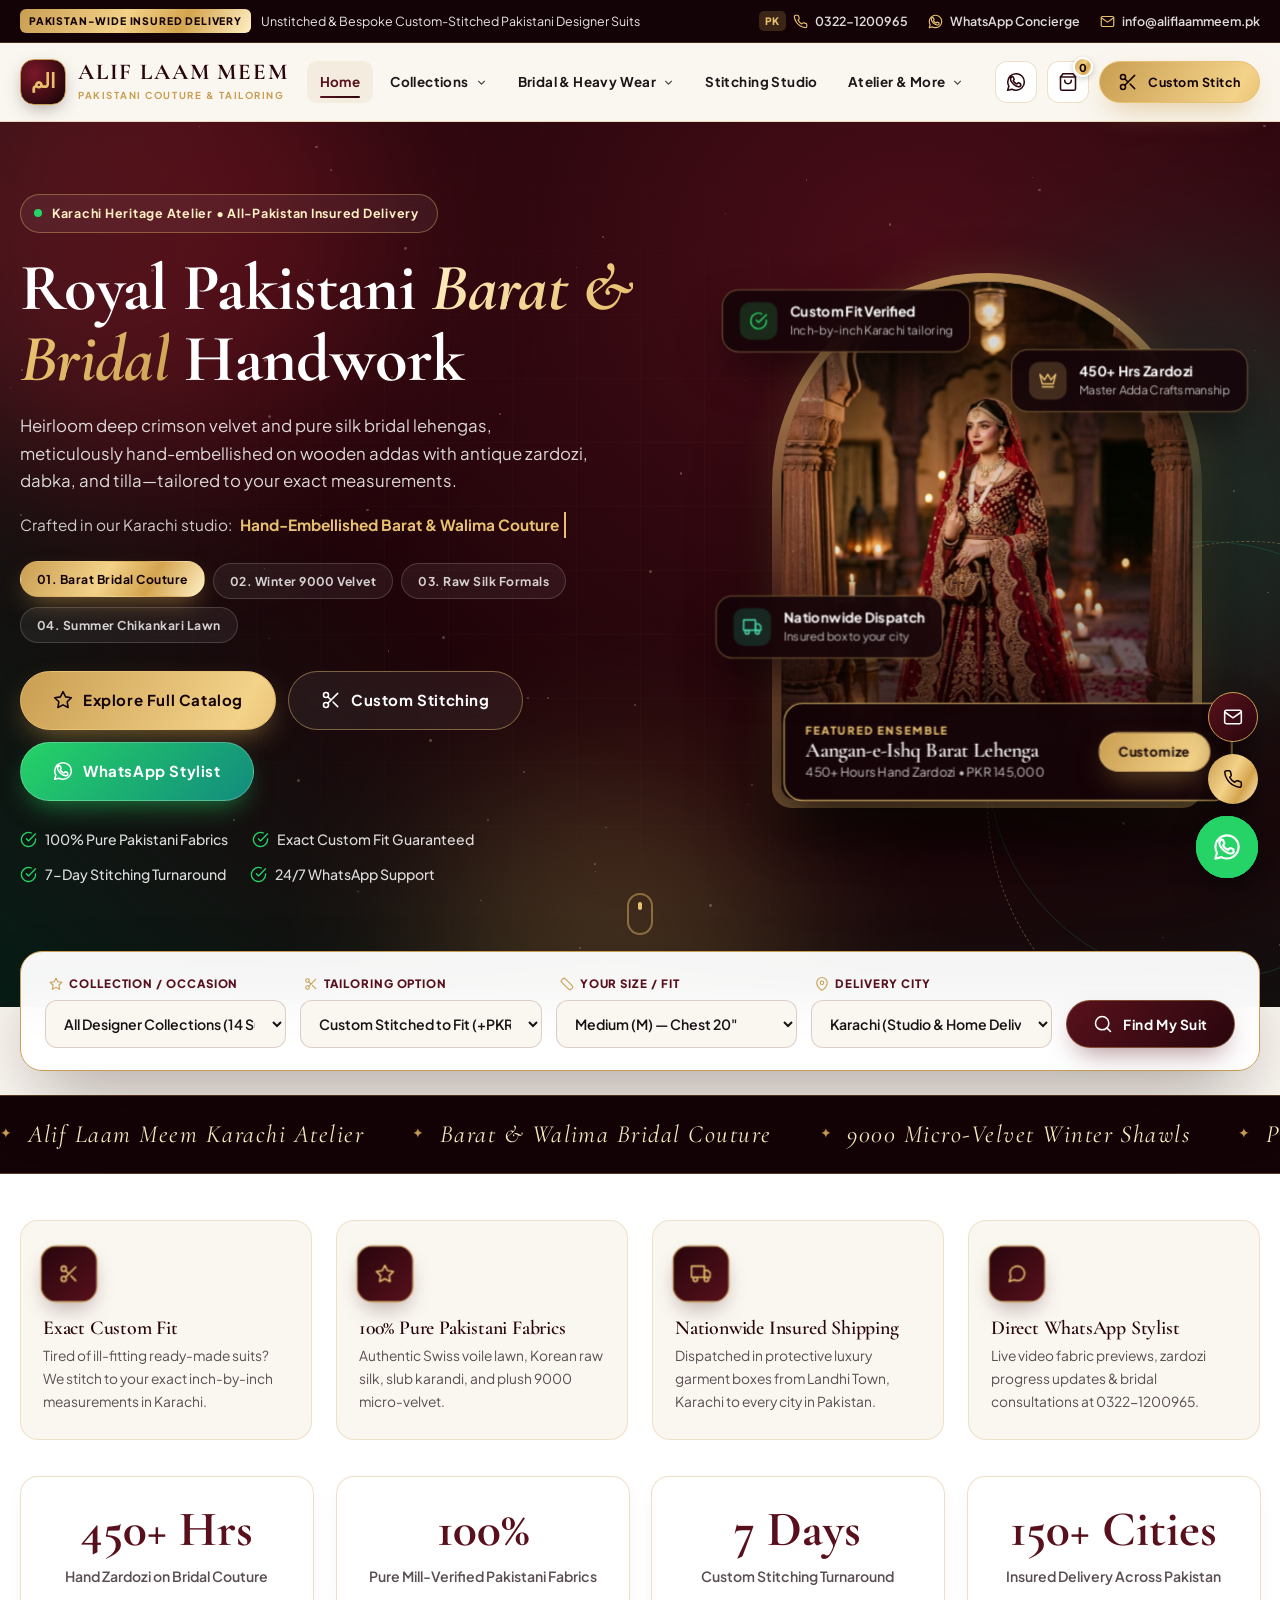
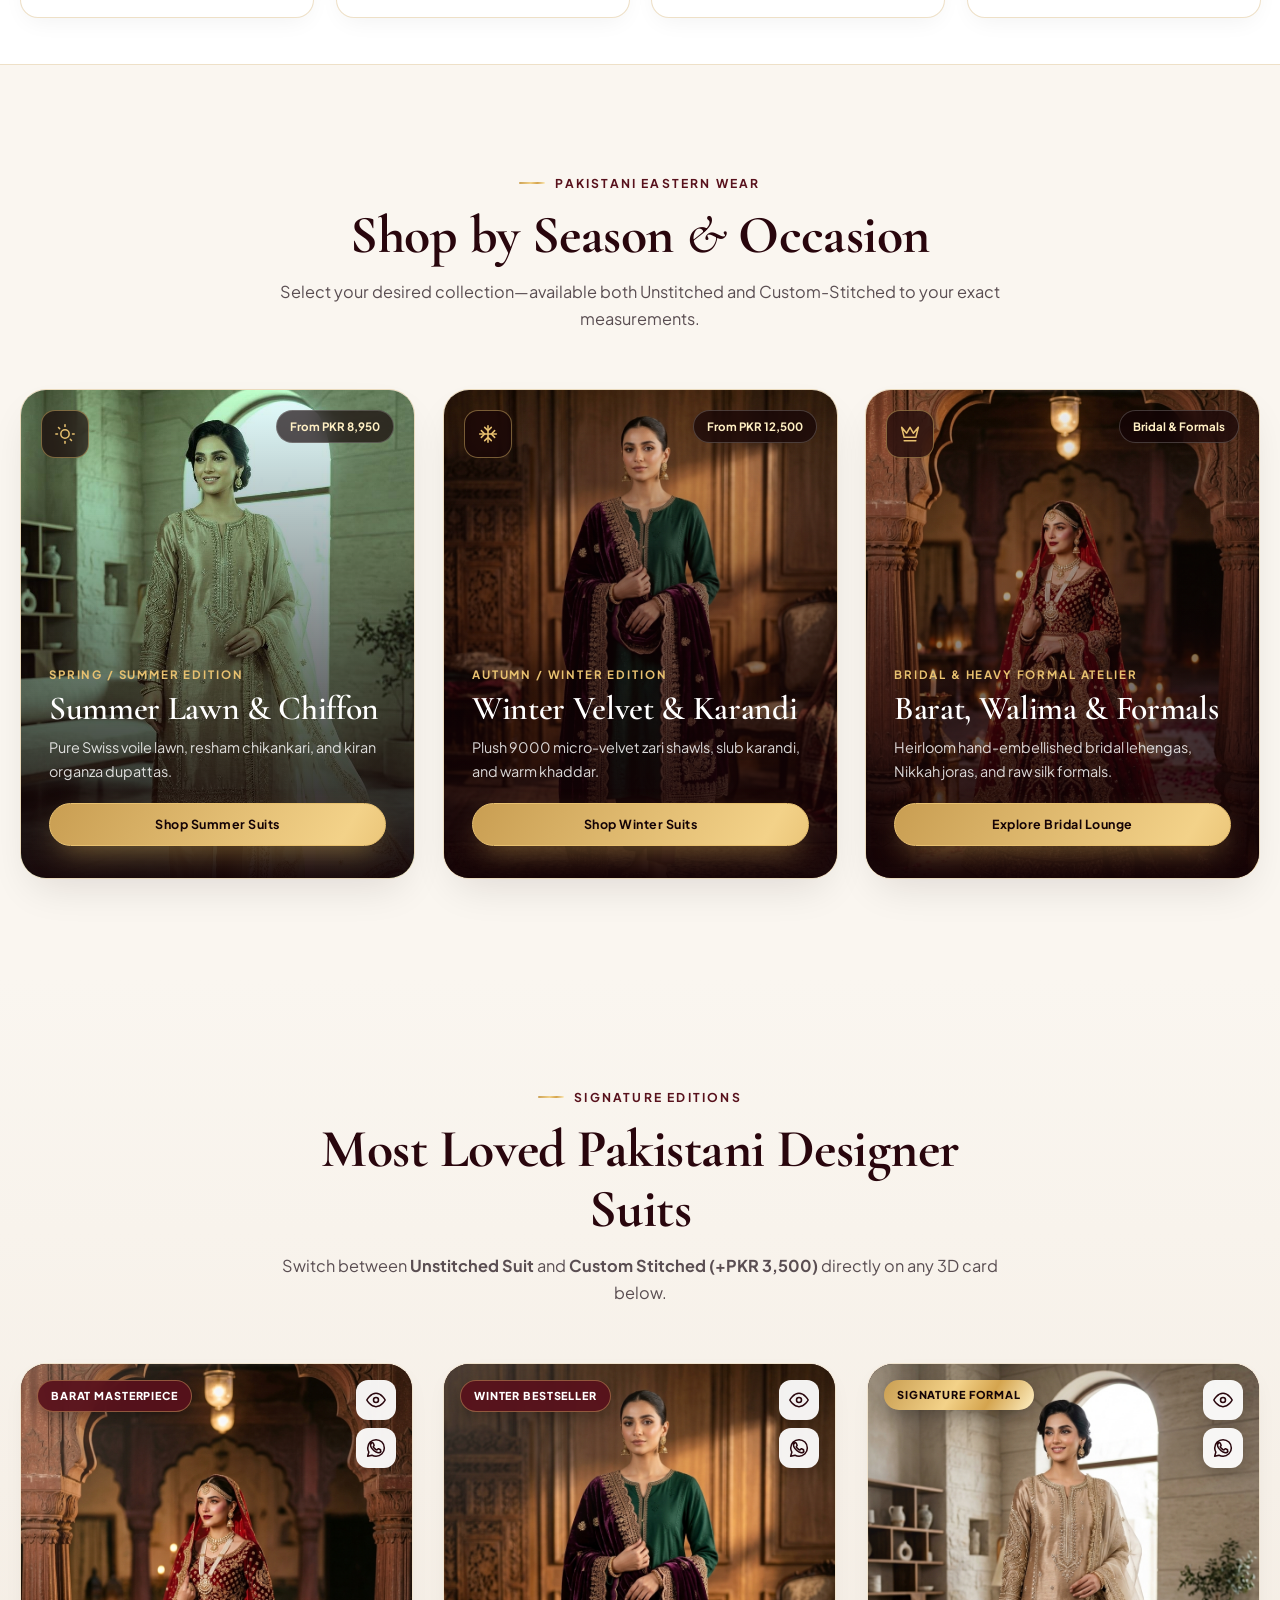
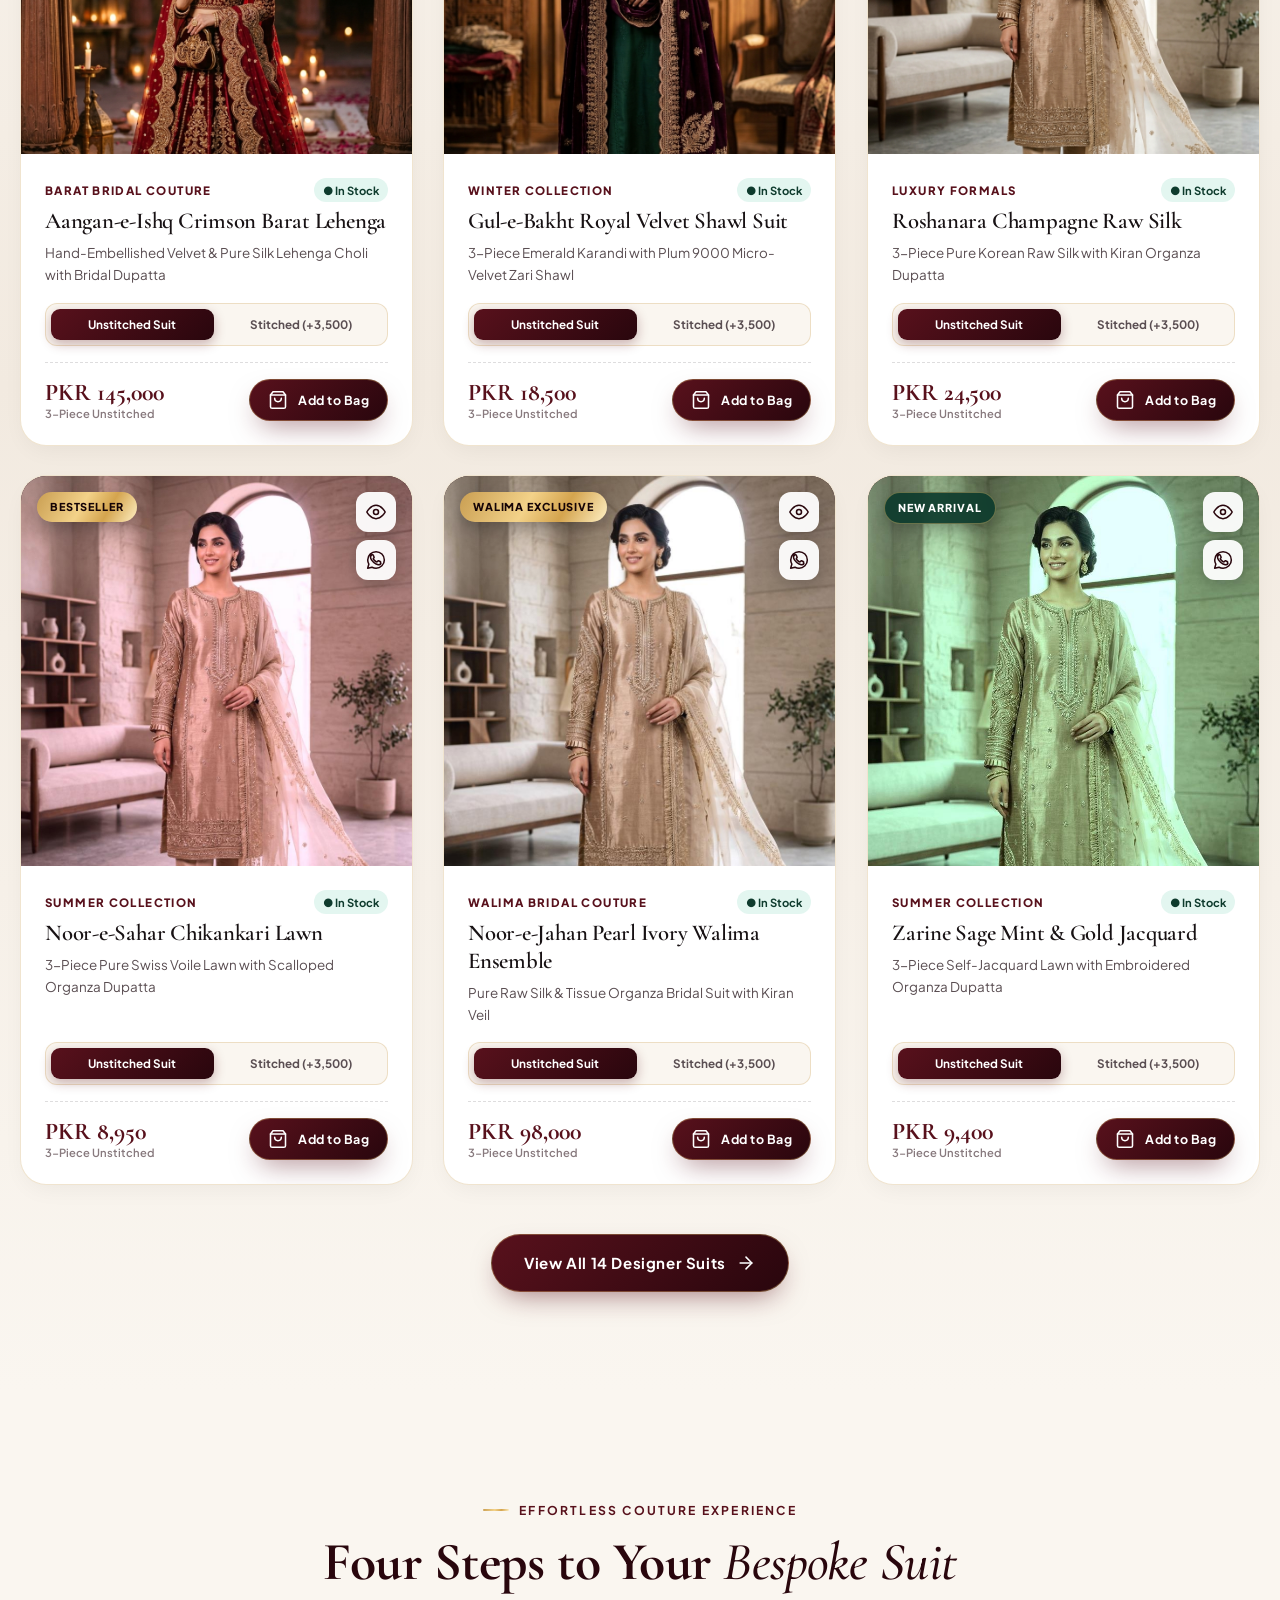
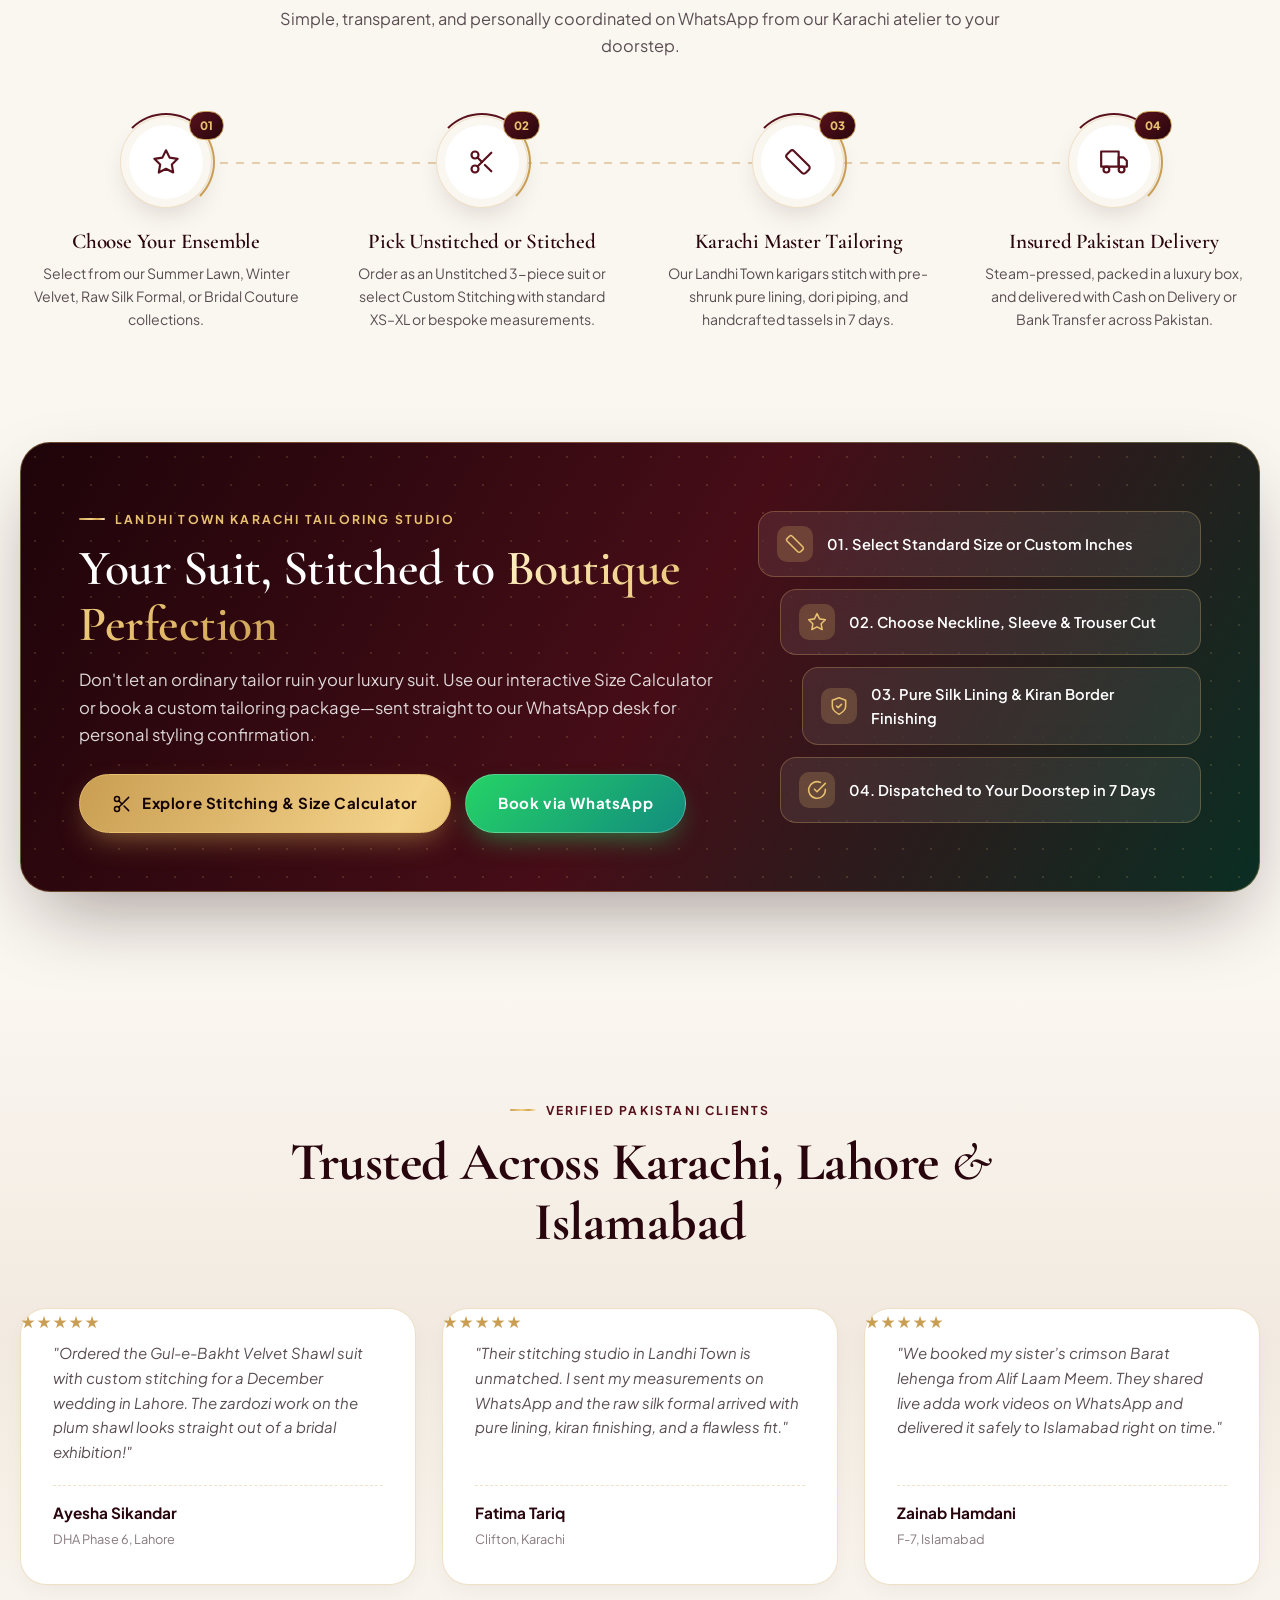
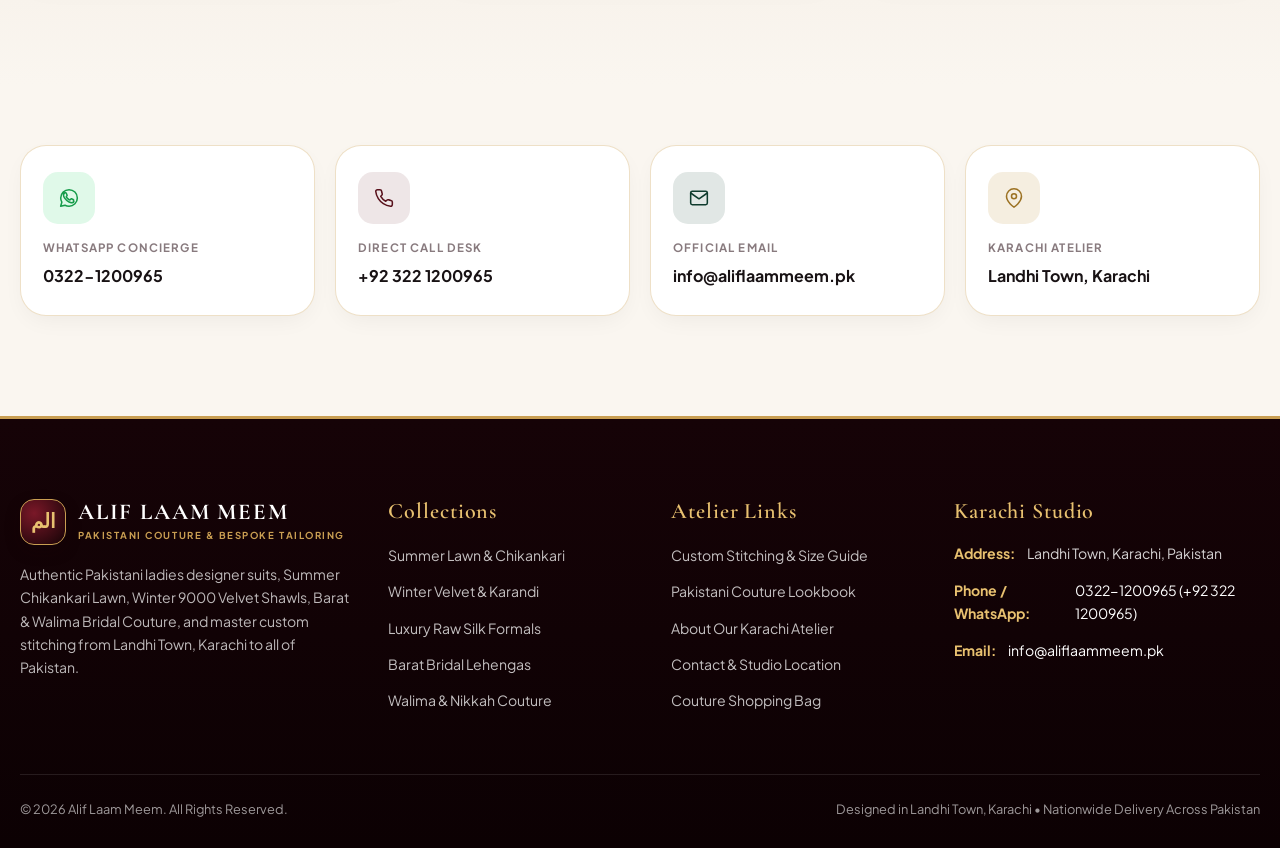
<file: index.html>
<!DOCTYPE html>
<html lang="en">
<head>
  <meta charset="UTF-8">
  <meta name="viewport" content="width=device-width, initial-scale=1.0">
  <title>Alif Laam Meem | Pakistani Luxury Ladies Designer Suits & Custom Stitching Atelier</title>
  <meta name="description" content="Alif Laam Meem offers authentic Pakistani ladies designer suits, Summer Lawn, Winter Velvet Shawls, Barat & Walima Bridal Couture, and bespoke custom stitching across Pakistan.">
  <link rel="stylesheet" href="assets/css/style.css">
</head>
<body>

  <!-- Top Announcement Bar -->
  <div class="top-bar">
    <div class="container top-bar-inner">
      <div class="top-bar-promo">
        <span class="badge-gold">Pakistan-Wide Insured Delivery</span>
        <span>Unstitched &amp; Bespoke Custom-Stitched Pakistani Designer Suits</span>
      </div>
      <div class="top-bar-links">
        <!-- Populated with Vector SVGs by main.js -->
      </div>
    </div>
  </div>

  <!-- Sticky Header with Centered Dropdown Sub-Menus & 3-Zone Alignment -->
  <header class="site-header" id="site-header">
    <div class="container header-inner"></div>
  </header>

  <!-- Cinematic 3D Pakistani Couture Hero Showcase (GoBaku-Inspired Combinations + 3D Depth) -->
  <section class="couture-hero" aria-label="Featured Pakistani Couture Showcase">
    <!-- Ambient Drifting Orbs, Architectural Grid & Twinkling Gold Dust -->
    <div class="hero-bg" aria-hidden="true">
      <div class="orb o1"></div>
      <div class="orb o2"></div>
      <div class="orb o3"></div>
      <div class="grid-lines"></div>
      <div class="stars" data-stars="75"></div>
    </div>

    <div class="container hero-grid">
      <!-- Left Column: Live Pill, Shimmer Title, Typewriter, Switcher & Check-Points -->
      <div>
        <div class="hero-eyebrow reveal" id="heroEyebrow">
          <span class="live-dot"></span>
          <span id="heroEyebrowText">Karachi Heritage Atelier • All-Pakistan Insured Delivery</span>
        </div>

        <h1 class="hero-title reveal" data-delay="1" id="heroMainTitle">
          Royal Pakistani <span>Barat &amp; Bridal</span> Handwork
        </h1>

        <p class="hero-description reveal" data-delay="2" id="heroMainDesc">
          Heirloom deep crimson velvet and pure silk bridal lehengas, meticulously hand-embellished on wooden addas with antique zardozi, dabka, and tilla—tailored to your exact measurements.
        </p>

        <!-- Dynamic Typewriter Highlight -->
        <div class="hero-typed-line reveal" data-delay="2">
          <span>Crafted in our Karachi studio:</span>
          <span class="typed-text" data-typed="Hand-Embellished Barat & Walima Couture|Plush 9000 Micro-Velvet Winter Shawls|Pure Swiss Voile Chikankari Lawn|Bespoke Inch-by-Inch Custom Stitching|Live Video Fabric Previews on WhatsApp"></span>
        </div>

        <!-- Interactive Couture Edition Switcher -->
        <div class="hero-edition-pills reveal" data-delay="3" role="tablist" aria-label="Switch Featured Collection">
          <button type="button" class="hero-pill active" data-hero-edition="0">01. Barat Bridal Couture</button>
          <button type="button" class="hero-pill" data-hero-edition="1">02. Winter 9000 Velvet</button>
          <button type="button" class="hero-pill" data-hero-edition="2">03. Raw Silk Formals</button>
          <button type="button" class="hero-pill" data-hero-edition="3">04. Summer Chikankari Lawn</button>
        </div>

        <div class="hero-cta-group reveal" data-delay="3">
          <a href="collections.html" class="btn btn-gold btn-lg">
            <svg class="icon-svg" viewBox="0 0 24 24"><polygon points="12 2 15.09 8.26 22 9.27 17 14.14 18.18 21.02 12 17.77 5.82 21.02 7 14.14 2 9.27 8.91 8.26 12 2"></polygon></svg>
            <span>Explore Full Catalog</span>
          </a>
          <a href="stitching.html" class="btn btn-outline-light btn-lg">
            <svg class="icon-svg" viewBox="0 0 24 24"><circle cx="6" cy="6" r="3"></circle><circle cx="6" cy="18" r="3"></circle><line x1="20" y1="4" x2="8.12" y2="15.88"></line><line x1="14.47" y1="14.48" x2="20" y2="20"></line><line x1="8.12" y1="8.12" x2="12" y2="12"></line></svg>
            <span>Custom Stitching</span>
          </a>
          <a href="https://wa.me/923221200965?text=Assalam-o-Alaikum%20Alif%20Laam%20Meem!%20I%20would%20like%20to%20book%20a%20suit%20or%20bridal%20consultation." target="_blank" rel="noopener" class="btn btn-whatsapp btn-lg">
            <svg class="icon-svg" viewBox="0 0 24 24" fill="currentColor" stroke="none"><path d="M12.031 2c-5.516 0-9.969 4.453-9.969 9.969 0 1.766.469 3.484 1.359 4.984L2 22l5.188-1.359c1.453.797 3.109 1.219 4.843 1.219 5.516 0 9.969-4.453 9.969-9.969S17.547 2 12.031 2zm5.828 14.125c-.25.703-1.438 1.344-2.016 1.422-.531.078-1.203.109-1.953-.125-.453-.141-1.047-.344-1.797-.672-3.156-1.359-5.219-4.547-5.375-4.75-.156-.203-1.281-1.703-1.281-3.25s.813-2.313 1.109-2.625c.297-.313.641-.391.859-.391.219 0 .422.016.609.016.188 0 .453-.078.703.531.25.609.859 2.094.938 2.25.078.156.125.344.016.547-.109.203-.156.328-.313.516-.156.188-.328.406-.469.547-.156.156-.313.328-.141.625.172.297.766 1.266 1.641 2.047 1.125 1.016 2.078 1.328 2.375 1.484.297.156.469.125.641-.078.172-.203.75-.875.953-1.172.203-.297.406-.25.672-.156.266.094 1.703.813 1.984.953.281.141.469.219.547.344.078.125.078.734-.172 1.438z"/></svg>
            <span>WhatsApp Stylist</span>
          </a>
        </div>

        <ul class="hero-points reveal" data-delay="4">
          <li>
            <svg class="icon-svg" viewBox="0 0 24 24"><path d="M22 11.08V12a10 10 0 1 1-5.93-9.14"></path><polyline points="22 4 12 14.01 9 11.01"></polyline></svg>
            <span>100% Pure Pakistani Fabrics</span>
          </li>
          <li>
            <svg class="icon-svg" viewBox="0 0 24 24"><path d="M22 11.08V12a10 10 0 1 1-5.93-9.14"></path><polyline points="22 4 12 14.01 9 11.01"></polyline></svg>
            <span>Exact Custom Fit Guaranteed</span>
          </li>
          <li>
            <svg class="icon-svg" viewBox="0 0 24 24"><path d="M22 11.08V12a10 10 0 1 1-5.93-9.14"></path><polyline points="22 4 12 14.01 9 11.01"></polyline></svg>
            <span>7-Day Stitching Turnaround</span>
          </li>
          <li>
            <svg class="icon-svg" viewBox="0 0 24 24"><path d="M22 11.08V12a10 10 0 1 1-5.93-9.14"></path><polyline points="22 4 12 14.01 9 11.01"></polyline></svg>
            <span>24/7 WhatsApp Support</span>
          </li>
        </ul>
      </div>

      <!-- Right Column: True 3D Interactive Stage with Orbiting 3D Rings & Floating 3D Depth Chips -->
      <div class="hero-visual-stage reveal" data-delay="2">
        <div class="orbit-ring-3d" aria-hidden="true"></div>
        <div class="orbit-ring-3d r2" aria-hidden="true"></div>

        <div class="hero-arch-frame tilt-3d">
          <div class="hero-arch-inner">
            <img src="assets/images/pak-barat-bridal.jpg" alt="Alif Laam Meem Pakistani Designer Suit" id="heroShowcaseImage">
          </div>

          <!-- Floating 3D Chip 1: Custom Fit -->
          <div class="float-chip c1">
            <div class="float-chip-icon">
              <svg class="icon-svg" viewBox="0 0 24 24"><path d="M22 11.08V12a10 10 0 1 1-5.93-9.14"></path><polyline points="22 4 12 14.01 9 11.01"></polyline></svg>
            </div>
            <div>
              <b id="heroChip1Title">Custom Fit Verified</b>
              <span id="heroChip1Sub">Inch-by-inch Karachi tailoring</span>
            </div>
          </div>

          <!-- Floating 3D Chip 2: Artisan Craft -->
          <div class="float-chip c2">
            <div class="float-chip-icon">
              <svg class="icon-svg" viewBox="0 0 24 24"><path d="M2 4l3 12h14l3-12-6 7-4-7-4 7-6-7zm3 16h14"></path></svg>
            </div>
            <div>
              <b id="heroChip2Title">450+ Hrs Zardozi</b>
              <span id="heroChip2Sub">Master Adda Craftsmanship</span>
            </div>
          </div>

          <!-- Floating 3D Chip 3: Nationwide Delivery -->
          <div class="float-chip c3">
            <div class="float-chip-icon">
              <svg class="icon-svg" viewBox="0 0 24 24"><rect x="1" y="3" width="15" height="13"></rect><polygon points="16 8 20 8 23 11 23 16 16 16 16 8"></polygon><circle cx="5.5" cy="18.5" r="2.5"></circle><circle cx="18.5" cy="18.5" r="2.5"></circle></svg>
            </div>
            <div>
              <b>Nationwide Dispatch</b>
              <span>Insured box to your city</span>
            </div>
          </div>

          <!-- Bottom 3D Interactive Suit Bar -->
          <div class="hero-floating-card">
            <div>
              <span style="font-size: 0.66rem; text-transform: uppercase; letter-spacing: 0.14em; color: var(--gold-bright); font-weight: 800; display: block;">Featured Ensemble</span>
              <strong class="serif-heading" id="heroCardTitle" style="font-size: 1.25rem; color: #FFFFFF; display: block;">Aangan-e-Ishq Barat Lehenga</strong>
              <span id="heroCardMeta" style="font-size: 0.75rem; color: rgba(255,255,255,0.78); display: block;">450+ Hours Hand Zardozi • PKR 145,000</span>
            </div>
            <button type="button" id="heroQuickViewBtn" onclick="openQuickView('alm-wed-01')" class="btn btn-gold btn-sm">
              <span>Customize</span>
            </button>
          </div>
        </div>
      </div>
    </div>

    <a class="scroll-cue" href="#quickFinderSection" aria-label="Scroll down to suit finder"></a>
  </section>

  <!-- Overlapping Glassmorphic Quick Suit & Stitching Finder Bar (GoBaku Quick-Plan Style) -->
  <div class="container quick-finder-wrap" id="quickFinderSection">
    <form class="quick-finder reveal" id="quickFinderForm">
      <div class="qf-field">
        <label for="qfCategory">
          <svg class="icon-svg" viewBox="0 0 24 24"><polygon points="12 2 15.09 8.26 22 9.27 17 14.14 18.18 21.02 12 17.77 5.82 21.02 7 14.14 2 9.27 8.91 8.26 12 2"></polygon></svg>
          <span>Collection / Occasion</span>
        </label>
        <select id="qfCategory" name="category">
          <option value="all">All Designer Collections (14 Suits)</option>
          <option value="summer">Summer Lawn &amp; Chikankari</option>
          <option value="winter">Winter 9000 Velvet &amp; Karandi</option>
          <option value="formal">Luxury Raw Silk Formals</option>
          <option value="barat">Barat &amp; Nikkah Bridal Couture</option>
          <option value="walima">Walima Reception Couture</option>
          <option value="stitching">Custom Stitching Only</option>
        </select>
      </div>

      <div class="qf-field">
        <label for="qfTailoring">
          <svg class="icon-svg" viewBox="0 0 24 24"><circle cx="6" cy="6" r="3"></circle><circle cx="6" cy="18" r="3"></circle><line x1="20" y1="4" x2="8.12" y2="15.88"></line><line x1="14.47" y1="14.48" x2="20" y2="20"></line><line x1="8.12" y1="8.12" x2="12" y2="12"></line></svg>
          <span>Tailoring Option</span>
        </label>
        <select id="qfTailoring" name="tailoring">
          <option value="stitched">Custom Stitched to Fit (+PKR 3,500)</option>
          <option value="unstitched">Unstitched 3-Piece Fabric</option>
          <option value="bridal">Bespoke Bridal Adda Fitting</option>
        </select>
      </div>

      <div class="qf-field">
        <label for="qfSize">
          <svg class="icon-svg" viewBox="0 0 24 24"><path d="M21.3 15.3a2.4 2.4 0 0 1 0 3.4l-2.6 2.6a2.4 2.4 0 0 1-3.4 0L2.7 8.7a2.41 2.41 0 0 1 0-3.4l2.6-2.6a2.41 2.41 0 0 1 3.4 0Z"></path></svg>
          <span>Your Size / Fit</span>
        </label>
        <select id="qfSize" name="size">
          <option value="custom">Custom Measurements (WhatsApp)</option>
          <option value="S">Small (S) — Chest 18.5"</option>
          <option value="M" selected>Medium (M) — Chest 20"</option>
          <option value="L">Large (L) — Chest 21.5"</option>
          <option value="XL">Extra Large (XL) — Chest 23"</option>
        </select>
      </div>

      <div class="qf-field">
        <label for="qfCity">
          <svg class="icon-svg" viewBox="0 0 24 24"><path d="M21 10c0 7-9 13-9 13s-9-6-9-13a9 9 0 0 1 18 0z"></path><circle cx="12" cy="10" r="3"></circle></svg>
          <span>Delivery City</span>
        </label>
        <select id="qfCity" name="city">
          <option value="Karachi">Karachi (Studio &amp; Home Delivery)</option>
          <option value="Lahore">Lahore (Insured Express)</option>
          <option value="Islamabad">Islamabad / Rawalpindi</option>
          <option value="Faisalabad">Faisalabad / Multan / Sialkot</option>
          <option value="All Pakistan">All Other Cities in Pakistan</option>
        </select>
      </div>

      <button type="submit" class="btn btn-primary" style="height: 48px;">
        <svg class="icon-svg" viewBox="0 0 24 24"><circle cx="11" cy="11" r="8"></circle><line x1="21" y1="21" x2="16.65" y2="16.65"></line></svg>
        <span>Find My Suit</span>
      </button>
    </form>
  </div>

  <!-- Infinite Scrolling Luxury Marquee Ribbon -->
  <div class="luxury-marquee" aria-hidden="true">
    <div class="marquee-track">
      <span class="marquee-item"><span class="marquee-diamond">✦</span> Alif Laam Meem Karachi Atelier</span>
      <span class="marquee-item"><span class="marquee-diamond">✦</span> Barat &amp; Walima Bridal Couture</span>
      <span class="marquee-item"><span class="marquee-diamond">✦</span> 9000 Micro-Velvet Winter Shawls</span>
      <span class="marquee-item"><span class="marquee-diamond">✦</span> Pure Swiss Voile Summer Lawn</span>
      <span class="marquee-item"><span class="marquee-diamond">✦</span> Master Custom Stitching Studio</span>
      <span class="marquee-item"><span class="marquee-diamond">✦</span> Insured Delivery Across Pakistan</span>
      <!-- Duplicate for seamless loop -->
      <span class="marquee-item"><span class="marquee-diamond">✦</span> Alif Laam Meem Karachi Atelier</span>
      <span class="marquee-item"><span class="marquee-diamond">✦</span> Barat &amp; Walima Bridal Couture</span>
      <span class="marquee-item"><span class="marquee-diamond">✦</span> 9000 Micro-Velvet Winter Shawls</span>
      <span class="marquee-item"><span class="marquee-diamond">✦</span> Pure Swiss Voile Summer Lawn</span>
      <span class="marquee-item"><span class="marquee-diamond">✦</span> Master Custom Stitching Studio</span>
      <span class="marquee-item"><span class="marquee-diamond">✦</span> Insured Delivery Across Pakistan</span>
    </div>
  </div>

  <!-- Problem-Solving 3D Luxury Value Strip & Animated Stats -->
  <section class="features-strip">
    <div class="container">
      <div class="features-grid">
        <div class="feature-item tilt-3d reveal">
          <div class="feature-icon">
            <svg class="icon-svg" viewBox="0 0 24 24"><circle cx="6" cy="6" r="3"></circle><circle cx="6" cy="18" r="3"></circle><line x1="20" y1="4" x2="8.12" y2="15.88"></line><line x1="14.47" y1="14.48" x2="20" y2="20"></line><line x1="8.12" y1="8.12" x2="12" y2="12"></line></svg>
          </div>
          <div class="feature-text">
            <h4>Exact Custom Fit</h4>
            <p>Tired of ill-fitting ready-made suits? We stitch to your exact inch-by-inch measurements in Karachi.</p>
          </div>
        </div>

        <div class="feature-item tilt-3d reveal" data-delay="1">
          <div class="feature-icon">
            <svg class="icon-svg" viewBox="0 0 24 24"><polygon points="12 2 15.09 8.26 22 9.27 17 14.14 18.18 21.02 12 17.77 5.82 21.02 7 14.14 2 9.27 8.91 8.26 12 2"></polygon></svg>
          </div>
          <div class="feature-text">
            <h4>100% Pure Pakistani Fabrics</h4>
            <p>Authentic Swiss voile lawn, Korean raw silk, slub karandi, and plush 9000 micro-velvet.</p>
          </div>
        </div>

        <div class="feature-item tilt-3d reveal" data-delay="2">
          <div class="feature-icon">
            <svg class="icon-svg" viewBox="0 0 24 24"><rect x="1" y="3" width="15" height="13"></rect><polygon points="16 8 20 8 23 11 23 16 16 16 16 8"></polygon><circle cx="5.5" cy="18.5" r="2.5"></circle><circle cx="18.5" cy="18.5" r="2.5"></circle></svg>
          </div>
          <div class="feature-text">
            <h4>Nationwide Insured Shipping</h4>
            <p>Dispatched in protective luxury garment boxes from Landhi Town, Karachi to every city in Pakistan.</p>
          </div>
        </div>

        <div class="feature-item tilt-3d reveal" data-delay="3">
          <div class="feature-icon">
            <svg class="icon-svg" viewBox="0 0 24 24"><path d="M21 11.5a8.38 8.38 0 0 1-.9 3.8 8.5 8.5 0 0 1-7.6 4.7 8.38 8.38 0 0 1-3.8-.9L3 21l1.9-5.7a8.38 8.38 0 0 1-.9-3.8 8.5 8.5 0 0 1 4.7-7.6 8.38 8.38 0 0 1 3.8-.9h.5a8.48 8.48 0 0 1 8 8v.5z"></path></svg>
          </div>
          <div class="feature-text">
            <h4>Direct WhatsApp Stylist</h4>
            <p>Live video fabric previews, zardozi progress updates &amp; bridal consultations at 0322-1200965.</p>
          </div>
        </div>
      </div>

      <!-- Animated Couture Stats Counter Row (GoBaku Stats Style) -->
      <div class="stats-grid">
        <div class="stat-card tilt-3d reveal">
          <b><span data-count="450" data-suffix="+ Hrs">450+ Hrs</span></b>
          <span>Hand Zardozi on Bridal Couture</span>
        </div>
        <div class="stat-card tilt-3d reveal" data-delay="1">
          <b><span data-count="100" data-suffix="%">100%</span></b>
          <span>Pure Mill-Verified Pakistani Fabrics</span>
        </div>
        <div class="stat-card tilt-3d reveal" data-delay="2">
          <b><span data-count="7" data-suffix=" Days">7 Days</span></b>
          <span>Custom Stitching Turnaround</span>
        </div>
        <div class="stat-card tilt-3d reveal" data-delay="3">
          <b><span data-count="150" data-suffix="+ Cities">150+ Cities</span></b>
          <span>Insured Delivery Across Pakistan</span>
        </div>
      </div>
    </div>
  </section>

  <!-- Three Core Collections Showcase (3D Bento Cards with Icon Badges) -->
  <section class="section-padding">
    <div class="container">
      <div class="section-header reveal">
        <span class="section-subtitle">Pakistani Eastern Wear</span>
        <h2 class="section-title">Shop by Season <span class="serif-italic">&amp;</span> Occasion</h2>
        <p class="section-desc">Select your desired collection—available both Unstitched and Custom-Stitched to your exact measurements.</p>
      </div>

      <div class="category-grid">
        <article class="category-card tilt-3d reveal">
          <span class="category-icon-badge">
            <svg class="icon-svg" viewBox="0 0 24 24"><circle cx="12" cy="12" r="5"></circle><line x1="12" y1="1" x2="12" y2="3"></line><line x1="12" y1="21" x2="12" y2="23"></line><line x1="4.22" y1="4.22" x2="5.64" y2="5.64"></line><line x1="18.36" y1="18.36" x2="19.78" y2="19.78"></line><line x1="1" y1="12" x2="3" y2="12"></line><line x1="21" y1="12" x2="23" y2="12"></line></svg>
          </span>
          <span class="category-pill-top">From PKR 8,950</span>
          <img src="assets/images/pak-summer-mint.jpg" alt="Pakistani Summer Lawn and Chikankari Suits">
          <div class="category-overlay">
            <span class="category-tag">Spring / Summer Edition</span>
            <h3 class="category-title">Summer Lawn &amp; Chiffon</h3>
            <p class="category-desc">Pure Swiss voile lawn, resham chikankari, and kiran organza dupattas.</p>
            <a href="collections.html?filter=summer" class="btn btn-gold btn-sm">Shop Summer Suits</a>
          </div>
        </article>

        <article class="category-card tilt-3d reveal" data-delay="1">
          <span class="category-icon-badge">
            <svg class="icon-svg" viewBox="0 0 24 24"><line x1="2" y1="12" x2="22" y2="12"></line><line x1="12" y1="2" x2="12" y2="22"></line><path d="m20 16-4-4 4-4"></path><path d="m4 8 4 4-4 4"></path><path d="m16 4-4 4-4-4"></path><path d="m8 20 4-4 4 4"></path></svg>
          </span>
          <span class="category-pill-top">From PKR 12,500</span>
          <img src="assets/images/pak-winter-velvet.jpg" alt="Pakistani Winter Velvet Shawl and Karandi Suits">
          <div class="category-overlay">
            <span class="category-tag">Autumn / Winter Edition</span>
            <h3 class="category-title">Winter Velvet &amp; Karandi</h3>
            <p class="category-desc">Plush 9000 micro-velvet zari shawls, slub karandi, and warm khaddar.</p>
            <a href="collections.html?filter=winter" class="btn btn-gold btn-sm">Shop Winter Suits</a>
          </div>
        </article>

        <article class="category-card tilt-3d reveal" data-delay="2">
          <span class="category-icon-badge">
            <svg class="icon-svg" viewBox="0 0 24 24"><path d="M2 4l3 12h14l3-12-6 7-4-7-4 7-6-7zm3 16h14"></path></svg>
          </span>
          <span class="category-pill-top">Bridal &amp; Formals</span>
          <img src="assets/images/pak-barat-bridal.jpg" alt="Pakistani Barat and Walima Bridal Couture">
          <div class="category-overlay">
            <span class="category-tag">Bridal &amp; Heavy Formal Atelier</span>
            <h3 class="category-title">Barat, Walima &amp; Formals</h3>
            <p class="category-desc">Heirloom hand-embellished bridal lehengas, Nikkah joras, and raw silk formals.</p>
            <a href="wedding.html" class="btn btn-gold btn-sm">Explore Bridal Lounge</a>
          </div>
        </article>
      </div>
    </div>
  </section>

  <!-- Interactive 3D Bestsellers Grid (With Live Unstitched/Stitched Switcher on Every Card) -->
  <section class="section-padding bg-warm">
    <div class="container">
      <div class="section-header reveal">
        <span class="section-subtitle">Signature Editions</span>
        <h2 class="section-title">Most Loved Pakistani Designer Suits</h2>
        <p class="section-desc">Switch between <strong>Unstitched Suit</strong> and <strong>Custom Stitched (+PKR 3,500)</strong> directly on any 3D card below.</p>
      </div>

      <div class="products-grid" id="homeFeaturedGrid">
        <!-- Populated by assets/js/main.js -->
      </div>

      <div style="text-align: center; margin-top: 48px;">
        <a href="collections.html" class="btn btn-primary btn-lg">
          <span>View All 14 Designer Suits</span>
          <svg class="icon-svg" viewBox="0 0 24 24"><line x1="5" y1="12" x2="19" y2="12"></line><polyline points="12 5 19 12 12 19"></polyline></svg>
        </a>
      </div>
    </div>
  </section>

  <!-- 4-Step Orbital Workflow Section (GoBaku "How It Works" Style) -->
  <section class="section-padding">
    <div class="container">
      <div class="section-header reveal">
        <span class="section-subtitle">Effortless Couture Experience</span>
        <h2 class="section-title">Four Steps to Your <span class="serif-italic">Bespoke Suit</span></h2>
        <p class="section-desc">Simple, transparent, and personally coordinated on WhatsApp from our Karachi atelier to your doorstep.</p>
      </div>

      <div class="steps-grid">
        <div class="step-card reveal">
          <div class="step-icon">
            <span class="step-num">01</span>
            <svg class="icon-svg" viewBox="0 0 24 24"><polygon points="12 2 15.09 8.26 22 9.27 17 14.14 18.18 21.02 12 17.77 5.82 21.02 7 14.14 2 9.27 8.91 8.26 12 2"></polygon></svg>
          </div>
          <h3>Choose Your Ensemble</h3>
          <p>Select from our Summer Lawn, Winter Velvet, Raw Silk Formal, or Bridal Couture collections.</p>
        </div>

        <div class="step-card reveal" data-delay="1">
          <div class="step-icon">
            <span class="step-num">02</span>
            <svg class="icon-svg" viewBox="0 0 24 24"><circle cx="6" cy="6" r="3"></circle><circle cx="6" cy="18" r="3"></circle><line x1="20" y1="4" x2="8.12" y2="15.88"></line><line x1="14.47" y1="14.48" x2="20" y2="20"></line><line x1="8.12" y1="8.12" x2="12" y2="12"></line></svg>
          </div>
          <h3>Pick Unstitched or Stitched</h3>
          <p>Order as an Unstitched 3-piece suit or select Custom Stitching with standard XS–XL or bespoke measurements.</p>
        </div>

        <div class="step-card reveal" data-delay="2">
          <div class="step-icon">
            <span class="step-num">03</span>
            <svg class="icon-svg" viewBox="0 0 24 24"><path d="M21.3 15.3a2.4 2.4 0 0 1 0 3.4l-2.6 2.6a2.4 2.4 0 0 1-3.4 0L2.7 8.7a2.41 2.41 0 0 1 0-3.4l2.6-2.6a2.41 2.41 0 0 1 3.4 0Z"></path></svg>
          </div>
          <h3>Karachi Master Tailoring</h3>
          <p>Our Landhi Town karigars stitch with pre-shrunk pure lining, dori piping, and handcrafted tassels in 7 days.</p>
        </div>

        <div class="step-card reveal" data-delay="3">
          <div class="step-icon">
            <span class="step-num">04</span>
            <svg class="icon-svg" viewBox="0 0 24 24"><rect x="1" y="3" width="15" height="13"></rect><polygon points="16 8 20 8 23 11 23 16 16 16 16 8"></polygon><circle cx="5.5" cy="18.5" r="2.5"></circle><circle cx="18.5" cy="18.5" r="2.5"></circle></svg>
          </div>
          <h3>Insured Pakistan Delivery</h3>
          <p>Steam-pressed, packed in a luxury box, and delivered with Cash on Delivery or Bank Transfer across Pakistan.</p>
        </div>
      </div>
    </div>
  </section>

  <!-- Custom Stitching Builder CTA Banner (GoBaku Builder-CTA Style) -->
  <section class="section-padding" style="padding-top: 10px;">
    <div class="container">
      <div class="builder-cta reveal">
        <div>
          <span class="section-subtitle" style="color: var(--gold-bright);">Landhi Town Karachi Tailoring Studio</span>
          <h2>Your Suit, Stitched to <span class="grad-text">Boutique Perfection</span></h2>
          <p>
            Don't let an ordinary tailor ruin your luxury suit. Use our interactive Size Calculator or book a custom tailoring package—sent straight to our WhatsApp desk for personal styling confirmation.
          </p>
          <div style="display: flex; gap: 14px; flex-wrap: wrap; position: relative;">
            <a href="stitching.html" class="btn btn-gold btn-lg">
              <svg class="icon-svg" viewBox="0 0 24 24"><circle cx="6" cy="6" r="3"></circle><circle cx="6" cy="18" r="3"></circle><line x1="20" y1="4" x2="8.12" y2="15.88"></line><line x1="14.47" y1="14.48" x2="20" y2="20"></line><line x1="8.12" y1="8.12" x2="12" y2="12"></line></svg>
              <span>Explore Stitching &amp; Size Calculator</span>
            </a>
            <a href="https://wa.me/923221200965?text=Assalam-o-Alaikum!%20I%20want%20to%20book%20custom%20stitching%20with%20Alif%20Laam%20Meem." target="_blank" rel="noopener" class="btn btn-whatsapp btn-lg">
              <span>Book via WhatsApp</span>
            </a>
          </div>
        </div>

        <div class="builder-steps">
          <div class="builder-steps-item">
            <div class="builder-steps-icon">
              <svg class="icon-svg" viewBox="0 0 24 24"><path d="M21.3 15.3a2.4 2.4 0 0 1 0 3.4l-2.6 2.6a2.4 2.4 0 0 1-3.4 0L2.7 8.7a2.41 2.41 0 0 1 0-3.4l2.6-2.6a2.41 2.41 0 0 1 3.4 0Z"></path></svg>
            </div>
            <span>01. Select Standard Size or Custom Inches</span>
          </div>
          <div class="builder-steps-item">
            <div class="builder-steps-icon">
              <svg class="icon-svg" viewBox="0 0 24 24"><polygon points="12 2 15.09 8.26 22 9.27 17 14.14 18.18 21.02 12 17.77 5.82 21.02 7 14.14 2 9.27 8.91 8.26 12 2"></polygon></svg>
            </div>
            <span>02. Choose Neckline, Sleeve &amp; Trouser Cut</span>
          </div>
          <div class="builder-steps-item">
            <div class="builder-steps-icon">
              <svg class="icon-svg" viewBox="0 0 24 24"><path d="M12 22s8-4 8-10V5l-8-3-8 3v7c0 6 8 10 8 10z"></path><polyline points="9 12 11 14 15 10"></polyline></svg>
            </div>
            <span>03. Pure Silk Lining &amp; Kiran Border Finishing</span>
          </div>
          <div class="builder-steps-item">
            <div class="builder-steps-icon">
              <svg class="icon-svg" viewBox="0 0 24 24"><path d="M22 11.08V12a10 10 0 1 1-5.93-9.14"></path><polyline points="22 4 12 14.01 9 11.01"></polyline></svg>
            </div>
            <span>04. Dispatched to Your Doorstep in 7 Days</span>
          </div>
        </div>
      </div>
    </div>
  </section>

  <!-- Client Reviews -->
  <section class="section-padding bg-warm">
    <div class="container">
      <div class="section-header reveal">
        <span class="section-subtitle">Verified Pakistani Clients</span>
        <h2 class="section-title">Trusted Across Karachi, Lahore <span class="serif-italic">&amp;</span> Islamabad</h2>
      </div>

      <div class="testimonials-grid">
        <div class="testimonial-card tilt-3d reveal">
          <div class="stars">★★★★★</div>
          <p class="testimonial-quote">
            "Ordered the Gul-e-Bakht Velvet Shawl suit with custom stitching for a December wedding in Lahore. The zardozi work on the plum shawl looks straight out of a bridal exhibition!"
          </p>
          <div class="testimonial-author">
            <strong>Ayesha Sikandar</strong>
            <span>DHA Phase 6, Lahore</span>
          </div>
        </div>

        <div class="testimonial-card tilt-3d reveal" data-delay="1">
          <div class="stars">★★★★★</div>
          <p class="testimonial-quote">
            "Their stitching studio in Landhi Town is unmatched. I sent my measurements on WhatsApp and the raw silk formal arrived with pure lining, kiran finishing, and a flawless fit."
          </p>
          <div class="testimonial-author">
            <strong>Fatima Tariq</strong>
            <span>Clifton, Karachi</span>
          </div>
        </div>

        <div class="testimonial-card tilt-3d reveal" data-delay="2">
          <div class="stars">★★★★★</div>
          <p class="testimonial-quote">
            "We booked my sister’s crimson Barat lehenga from Alif Laam Meem. They shared live adda work videos on WhatsApp and delivered it safely to Islamabad right on time."
          </p>
          <div class="testimonial-author">
            <strong>Zainab Hamdani</strong>
            <span>F-7, Islamabad</span>
          </div>
        </div>
      </div>
    </div>
  </section>

  <!-- 4-Card Direct Contact Strip (GoBaku Contact Strip Style) -->
  <section class="section-padding" style="padding-top: 60px; padding-bottom: 20px;">
    <div class="container">
      <div class="contact-strip-grid">
        <a href="https://wa.me/923221200965?text=Assalam-o-Alaikum%20Alif%20Laam%20Meem!" target="_blank" rel="noopener" class="contact-strip-card cs-wa tilt-3d reveal">
          <div class="cs-icon">
            <svg class="icon-svg" viewBox="0 0 24 24" fill="currentColor" stroke="none"><path d="M12.031 2c-5.516 0-9.969 4.453-9.969 9.969 0 1.766.469 3.484 1.359 4.984L2 22l5.188-1.359c1.453.797 3.109 1.219 4.843 1.219 5.516 0 9.969-4.453 9.969-9.969S17.547 2 12.031 2zm5.828 14.125c-.25.703-1.438 1.344-2.016 1.422-.531.078-1.203.109-1.953-.125-.453-.141-1.047-.344-1.797-.672-3.156-1.359-5.219-4.547-5.375-4.75-.156-.203-1.281-1.703-1.281-3.25s.813-2.313 1.109-2.625c.297-.313.641-.391.859-.391.219 0 .422.016.609.016.188 0 .453-.078.703.531.25.609.859 2.094.938 2.25.078.156.125.344.016.547-.109.203-.156.328-.313.516-.156.188-.328.406-.469.547-.156.156-.313.328-.141.625.172.297.766 1.266 1.641 2.047 1.125 1.016 2.078 1.328 2.375 1.484.297.156.469.125.641-.078.172-.203.75-.875.953-1.172.203-.297.406-.25.672-.156.266.094 1.703.813 1.984.953.281.141.469.219.547.344.078.125.078.734-.172 1.438z"/></svg>
          </div>
          <small>WhatsApp Concierge</small>
          <b>0322-1200965</b>
        </a>

        <a href="tel:03221200965" class="contact-strip-card cs-call tilt-3d reveal" data-delay="1">
          <div class="cs-icon">
            <svg class="icon-svg" viewBox="0 0 24 24"><path d="M22 16.92v3a2 2 0 0 1-2.18 2 19.79 19.79 0 0 1-8.63-3.07 19.5 19.5 0 0 1-6-6 19.79 19.79 0 0 1-3.07-8.67A2 2 0 0 1 4.11 2h3a2 2 0 0 1 2 1.72 12.84 12.84 0 0 0 .7 2.81 2 2 0 0 1-.45 2.11L8.09 9.91a16 16 0 0 0 6 6l1.27-1.27a2 2 0 0 1 2.11-.45 12.84 12.84 0 0 0 2.81.7A2 2 0 0 1 22 16.92z"></path></svg>
          </div>
          <small>Direct Call Desk</small>
          <b>+92 322 1200965</b>
        </a>

        <a href="mailto:info@aliflaammeem.pk" class="contact-strip-card cs-mail tilt-3d reveal" data-delay="2">
          <div class="cs-icon">
            <svg class="icon-svg" viewBox="0 0 24 24"><path d="M4 4h16c1.1 0 2 .9 2 2v12c0 1.1-.9 2-2 2H4c-1.1 0-2-.9-2-2V6c0-1.1.9-2 2-2z"></path><polyline points="22,6 12,13 2,6"></polyline></svg>
          </div>
          <small>Official Email</small>
          <b>info@aliflaammeem.pk</b>
        </a>

        <a href="contact.html" class="contact-strip-card cs-loc tilt-3d reveal" data-delay="3">
          <div class="cs-icon">
            <svg class="icon-svg" viewBox="0 0 24 24"><path d="M21 10c0 7-9 13-9 13s-9-6-9-13a9 9 0 0 1 18 0z"></path><circle cx="12" cy="10" r="3"></circle></svg>
          </div>
          <small>Karachi Atelier</small>
          <b>Landhi Town, Karachi</b>
        </a>
      </div>
    </div>
  </section>

  <!-- Footer -->
  <footer class="site-footer">
    <div class="container">
      <div class="footer-grid">
        <div>
          <div class="brand-logo" style="margin-bottom: 18px;">
            <div class="logo-emblem">الم</div>
            <div class="logo-text">
              <span class="logo-title" style="color: #FFFFFF;">Alif Laam Meem</span>
              <span class="logo-tagline">Pakistani Couture &amp; Bespoke Tailoring</span>
            </div>
          </div>
          <p style="font-size: 0.88rem; color: rgba(255,255,255,0.72); margin-bottom: 20px;">
            Authentic Pakistani ladies designer suits, Summer Chikankari Lawn, Winter 9000 Velvet Shawls, Barat &amp; Walima Bridal Couture, and master custom stitching from Landhi Town, Karachi to all of Pakistan.
          </p>
        </div>

        <div>
          <h4 class="footer-heading">Collections</h4>
          <ul class="footer-links">
            <li><a href="collections.html?filter=summer">Summer Lawn &amp; Chikankari</a></li>
            <li><a href="collections.html?filter=winter">Winter Velvet &amp; Karandi</a></li>
            <li><a href="collections.html?filter=formal">Luxury Raw Silk Formals</a></li>
            <li><a href="wedding.html?filter=barat">Barat Bridal Lehengas</a></li>
            <li><a href="wedding.html?filter=walima">Walima &amp; Nikkah Couture</a></li>
          </ul>
        </div>

        <div>
          <h4 class="footer-heading">Atelier Links</h4>
          <ul class="footer-links">
            <li><a href="stitching.html">Custom Stitching &amp; Size Guide</a></li>
            <li><a href="gallery.html">Pakistani Couture Lookbook</a></li>
            <li><a href="about.html">About Our Karachi Atelier</a></li>
            <li><a href="contact.html">Contact &amp; Studio Location</a></li>
            <li><a href="cart.html">Couture Shopping Bag</a></li>
          </ul>
        </div>

        <div>
          <h4 class="footer-heading">Karachi Studio</h4>
          <ul class="footer-contact-list">
            <li>
              <strong style="color: var(--gold-bright);">Address:</strong>
              <span>Landhi Town, Karachi, Pakistan</span>
            </li>
            <li>
              <strong style="color: var(--gold-bright);">Phone / WhatsApp:</strong>
              <a href="tel:03221200965" style="color: #FFFFFF;">0322-1200965 (+92 322 1200965)</a>
            </li>
            <li>
              <strong style="color: var(--gold-bright);">Email:</strong>
              <a href="mailto:info@aliflaammeem.pk" style="color: #FFFFFF;">info@aliflaammeem.pk</a>
            </li>
          </ul>
        </div>
      </div>

      <div class="footer-bottom">
        <span>&copy; 2026 Alif Laam Meem. All Rights Reserved.</span>
        <span>Designed in Landhi Town, Karachi • Nationwide Delivery Across Pakistan</span>
      </div>
    </div>
  </footer>

  <!-- Right-Side Floating Concierge Dock (Populated by main.js) -->
  <div class="floating-dock"></div>

  <script src="assets/js/main.js"></script>
</body>
</html>
</file>
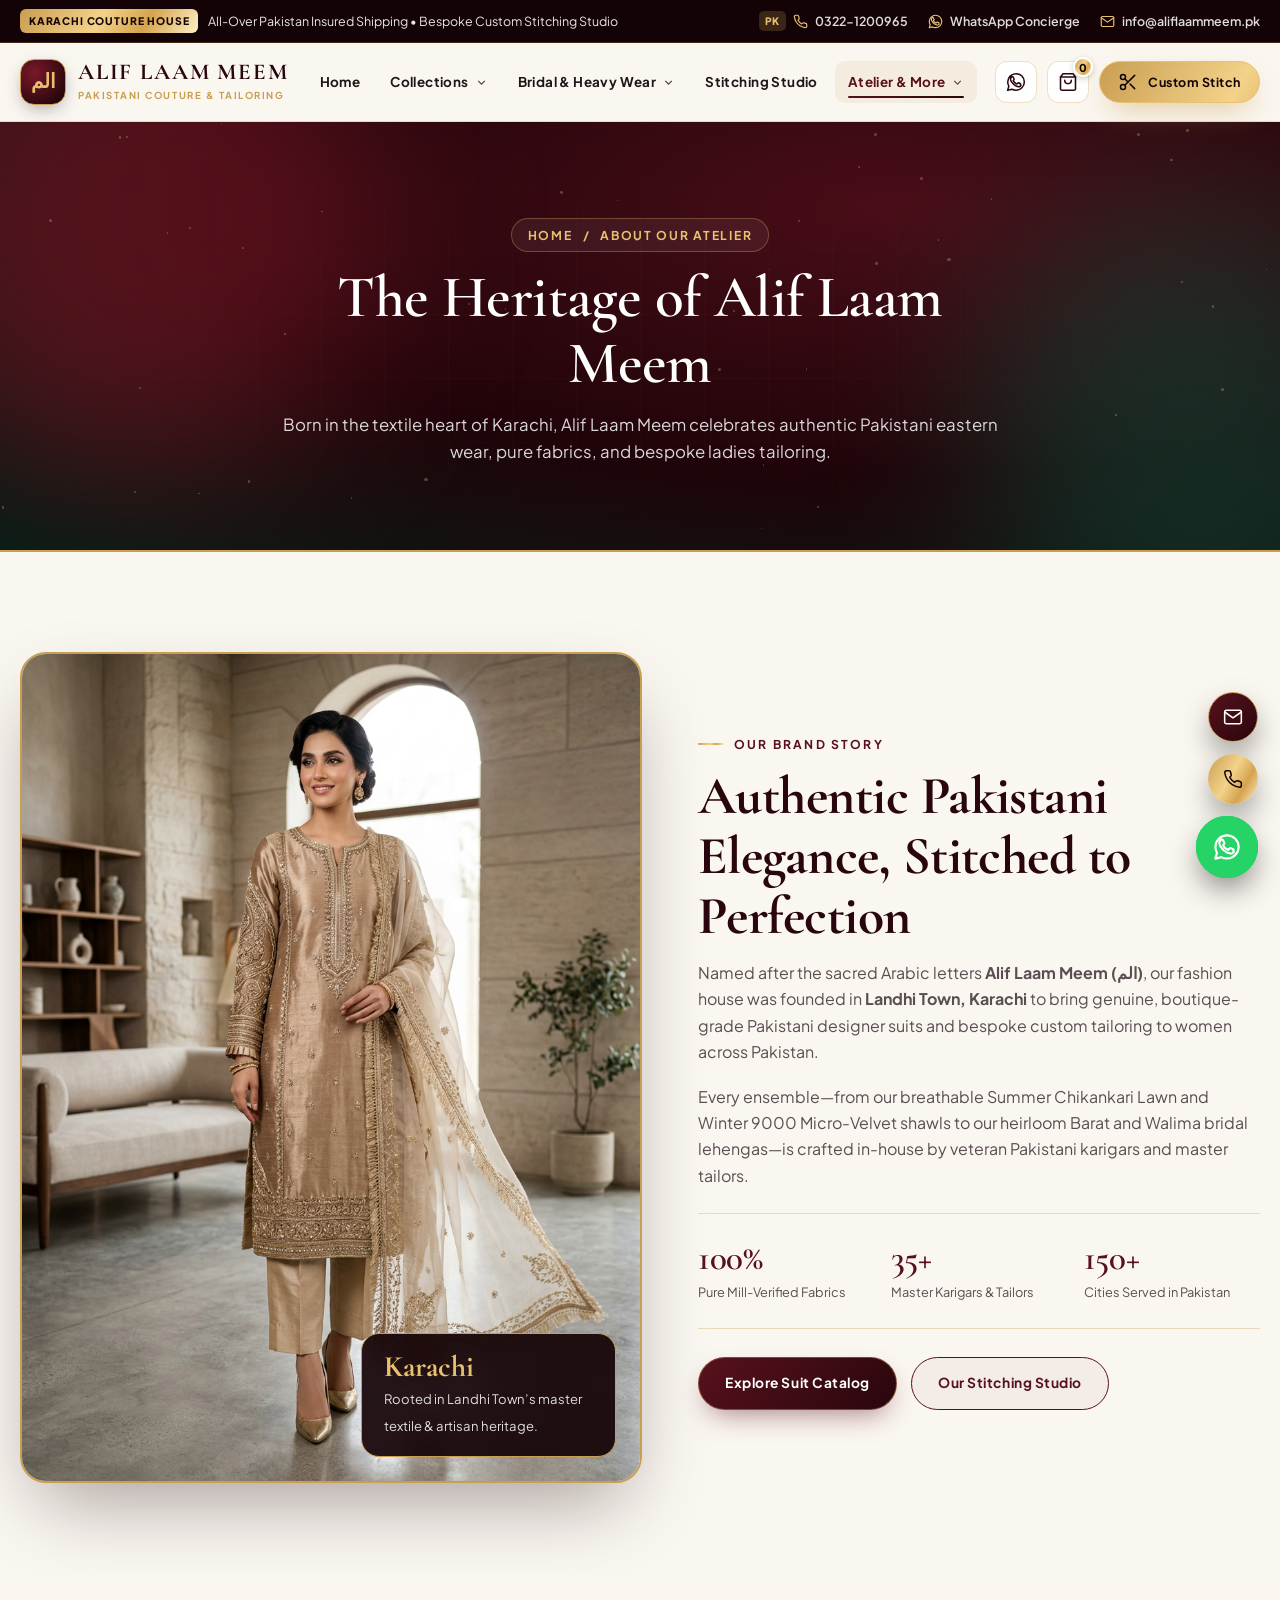
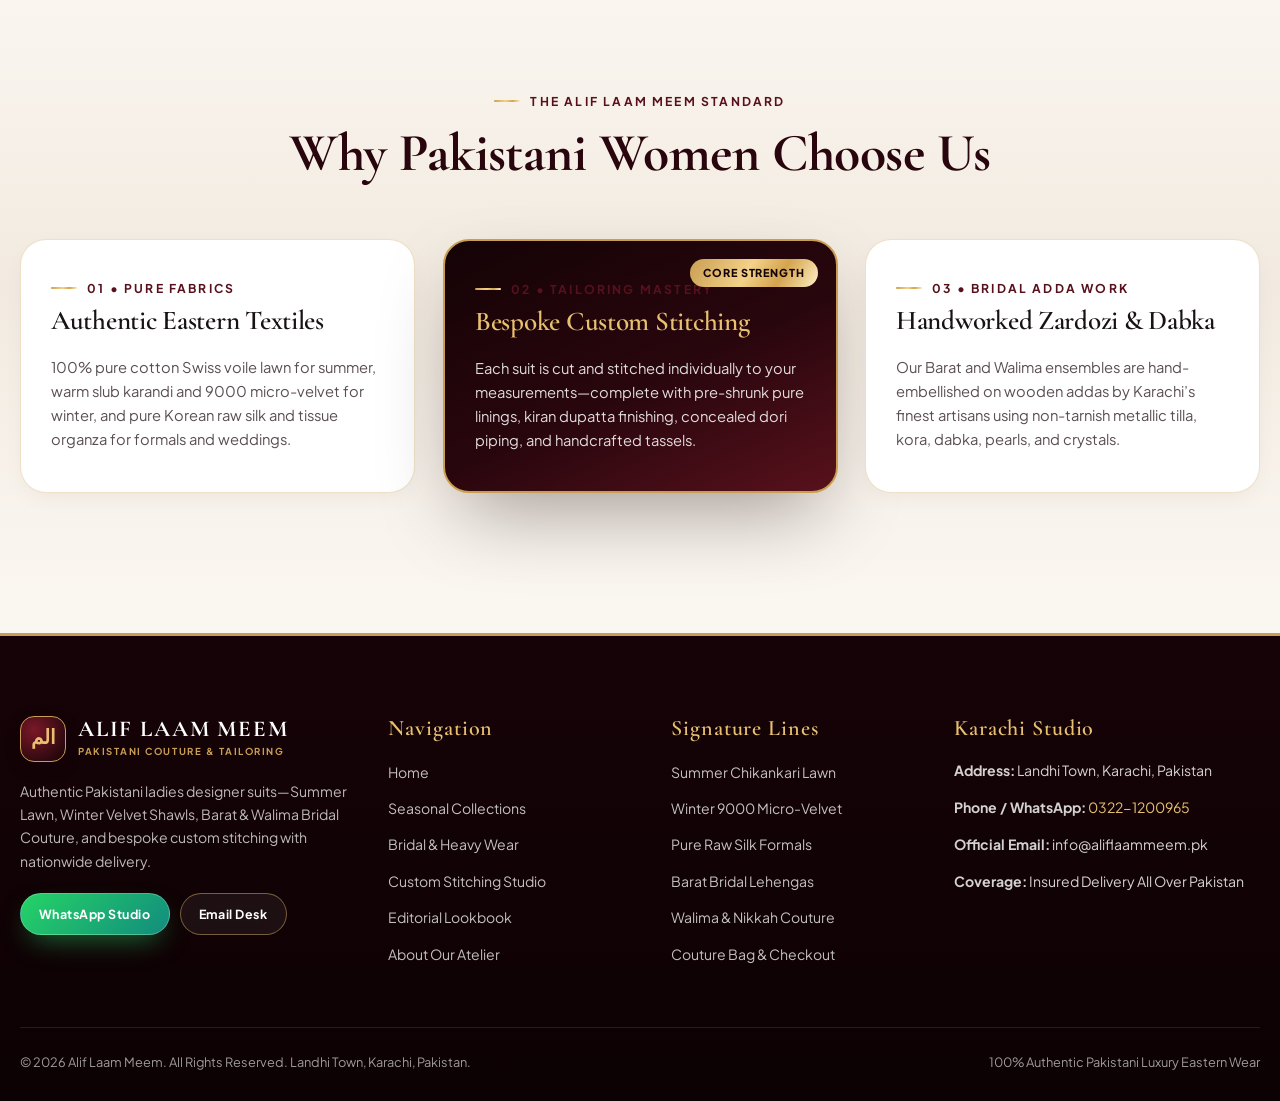
<file: about.html>
<!DOCTYPE html>
<html lang="en">
<head>
  <meta charset="UTF-8">
  <meta name="viewport" content="width=device-width, initial-scale=1.0">
  <title>About Us | Alif Laam Meem — Pakistani Couture Heritage & Custom Stitching</title>
  <meta name="description" content="Learn the story behind Alif Laam Meem in Landhi Town, Karachi—our dedication to pure Pakistani fabrics, zardozi embroidery, and bespoke ladies tailoring.">
  <link rel="stylesheet" href="assets/css/style.css">
</head>
<body>

  <!-- Top Announcement Bar -->
  <div class="top-bar">
    <div class="container top-bar-inner">
      <div class="top-bar-promo">
        <span class="badge-gold">Karachi Couture House</span>
        <span>All-Over Pakistan Insured Shipping &bull; Bespoke Custom Stitching Studio</span>
      </div>
      <div class="top-bar-links"></div>
    </div>
  </div>

  <!-- Header Navigation (Enhanced with Dropdown Sub-Menus by main.js) -->
  <header class="site-header">
    <div class="container header-inner"></div>
  </header>

  <!-- Page Hero Banner -->
  <section class="page-hero">
    <div class="hero-bg" aria-hidden="true">
      <div class="orb o1"></div>
      <div class="orb o2"></div>
      <div class="grid-lines"></div>
      <div class="stars" data-stars="45"></div>
    </div>
    <div class="container page-hero-content">
      <div class="breadcrumb">
        <a href="index.html">Home</a> <span>/</span> <span>About Our Atelier</span>
      </div>
      <h1 class="page-hero-title" style="margin-top: 12px;">The Heritage of Alif Laam Meem</h1>
      <p class="page-hero-desc">
        Born in the textile heart of Karachi, Alif Laam Meem celebrates authentic Pakistani eastern wear, pure fabrics, and bespoke ladies tailoring.
      </p>
    </div>
  </section>

  <!-- Brand Story Section -->
  <section class="section-padding">
    <div class="container split-showcase">
      <div class="showcase-image-frame reveal">
        <img src="assets/images/pak-formal-silk.jpg" alt="Alif Laam Meem Pakistani Raw Silk Craftsmanship">
        <div class="showcase-badge-floating">
          <strong>Karachi</strong>
          <span style="font-size: 0.82rem; color: rgba(255,255,255,0.85);">Rooted in Landhi Town’s master textile &amp; artisan heritage.</span>
        </div>
      </div>

      <div class="reveal">
        <span class="section-subtitle">Our Brand Story</span>
        <h2 class="section-title">Authentic Pakistani Elegance, Stitched to Perfection</h2>
        <p style="color: var(--text-secondary); margin-bottom: 18px;">
          Named after the sacred Arabic letters <strong>Alif Laam Meem (الم)</strong>, our fashion house was founded in <strong>Landhi Town, Karachi</strong> to bring genuine, boutique-grade Pakistani designer suits and bespoke custom tailoring to women across Pakistan.
        </p>
        <p style="color: var(--text-secondary); margin-bottom: 24px;">
          Every ensemble—from our breathable Summer Chikankari Lawn and Winter 9000 Micro-Velvet shawls to our heirloom Barat and Walima bridal lehengas—is crafted in-house by veteran Pakistani karigars and master tailors.
        </p>

        <div style="display: grid; grid-template-columns: repeat(3, 1fr); gap: 16px; padding: 24px 0; border-top: 1px solid var(--gold-border); border-bottom: 1px solid var(--gold-border); margin-bottom: 28px;">
          <div>
            <strong class="serif-heading" style="font-size: 2.2rem; color: var(--maroon-primary); display: block;">100%</strong>
            <span style="font-size: 0.8rem; color: var(--text-secondary);">Pure Mill-Verified Fabrics</span>
          </div>
          <div>
            <strong class="serif-heading" style="font-size: 2.2rem; color: var(--maroon-primary); display: block;">35+</strong>
            <span style="font-size: 0.8rem; color: var(--text-secondary);">Master Karigars &amp; Tailors</span>
          </div>
          <div>
            <strong class="serif-heading" style="font-size: 2.2rem; color: var(--maroon-primary); display: block;">150+</strong>
            <span style="font-size: 0.8rem; color: var(--text-secondary);">Cities Served in Pakistan</span>
          </div>
        </div>

        <div style="display: flex; gap: 14px; flex-wrap: wrap;">
          <a href="collections.html" class="btn btn-primary">Explore Suit Catalog</a>
          <a href="stitching.html" class="btn btn-outline">Our Stitching Studio</a>
        </div>
      </div>
    </div>
  </section>

  <!-- Three Pillars of Quality Commitment -->
  <section class="section-padding bg-warm">
    <div class="container">
      <div class="section-header reveal">
        <span class="section-subtitle">The Alif Laam Meem Standard</span>
        <h2 class="section-title">Why Pakistani Women Choose Us</h2>
      </div>

      <div class="packages-grid">
        <div class="package-card reveal">
          <span class="section-subtitle" style="margin-bottom: 8px;">01 &bull; Pure Fabrics</span>
          <h3 class="package-name">Authentic Eastern Textiles</h3>
          <p style="color: var(--text-secondary); font-size: 0.92rem; margin-top: 10px;">
            100% pure cotton Swiss voile lawn for summer, warm slub karandi and 9000 micro-velvet for winter, and pure Korean raw silk and tissue organza for formals and weddings.
          </p>
        </div>

        <div class="package-card featured reveal">
          <span class="package-ribbon">Core Strength</span>
          <span class="section-subtitle" style="margin-bottom: 8px;">02 &bull; Tailoring Mastery</span>
          <h3 class="package-name">Bespoke Custom Stitching</h3>
          <p style="color: rgba(255,255,255,0.86); font-size: 0.92rem; margin-top: 10px;">
            Each suit is cut and stitched individually to your measurements—complete with pre-shrunk pure linings, kiran dupatta finishing, concealed dori piping, and handcrafted tassels.
          </p>
        </div>

        <div class="package-card reveal">
          <span class="section-subtitle" style="margin-bottom: 8px;">03 &bull; Bridal Adda Work</span>
          <h3 class="package-name">Handworked Zardozi &amp; Dabka</h3>
          <p style="color: var(--text-secondary); font-size: 0.92rem; margin-top: 10px;">
            Our Barat and Walima ensembles are hand-embellished on wooden addas by Karachi’s finest artisans using non-tarnish metallic tilla, kora, dabka, pearls, and crystals.
          </p>
        </div>
      </div>
    </div>
  </section>

  <!-- Footer -->
  <footer class="site-footer">
    <div class="container">
      <div class="footer-grid">
        <div>
          <div class="brand-logo" style="margin-bottom: 18px;">
            <div class="logo-emblem">الم</div>
            <div class="logo-text">
              <span class="logo-title" style="color: #FFFFFF;">Alif Laam Meem</span>
              <span class="logo-tagline">Pakistani Couture &amp; Tailoring</span>
            </div>
          </div>
          <p style="font-size: 0.88rem; color: rgba(255,255,255,0.72); margin-bottom: 20px;">
            Authentic Pakistani ladies designer suits—Summer Lawn, Winter Velvet Shawls, Barat &amp; Walima Bridal Couture, and bespoke custom stitching with nationwide delivery.
          </p>
          <div style="display: flex; gap: 10px;">
            <a href="https://wa.me/923221200965" target="_blank" rel="noopener" class="btn btn-whatsapp btn-sm">WhatsApp Studio</a>
            <a href="mailto:info@aliflaammeem.pk" class="btn btn-outline-light btn-sm">Email Desk</a>
          </div>
        </div>

        <div>
          <h4 class="footer-heading">Navigation</h4>
          <ul class="footer-links">
            <li><a href="index.html">Home</a></li>
            <li><a href="collections.html">Seasonal Collections</a></li>
            <li><a href="wedding.html">Bridal &amp; Heavy Wear</a></li>
            <li><a href="stitching.html">Custom Stitching Studio</a></li>
            <li><a href="gallery.html">Editorial Lookbook</a></li>
            <li><a href="about.html">About Our Atelier</a></li>
          </ul>
        </div>

        <div>
          <h4 class="footer-heading">Signature Lines</h4>
          <ul class="footer-links">
            <li><a href="collections.html?filter=summer">Summer Chikankari Lawn</a></li>
            <li><a href="collections.html?filter=winter">Winter 9000 Micro-Velvet</a></li>
            <li><a href="collections.html?filter=formal">Pure Raw Silk Formals</a></li>
            <li><a href="wedding.html?filter=barat">Barat Bridal Lehengas</a></li>
            <li><a href="wedding.html?filter=walima">Walima &amp; Nikkah Couture</a></li>
            <li><a href="cart.html">Couture Bag &amp; Checkout</a></li>
          </ul>
        </div>

        <div>
          <h4 class="footer-heading">Karachi Studio</h4>
          <ul class="footer-contact-list">
            <li><span><strong>Address:</strong> Landhi Town, Karachi, Pakistan</span></li>
            <li><span><strong>Phone / WhatsApp:</strong> <a href="tel:03221200965" style="color: var(--gold-bright);">0322-1200965</a></span></li>
            <li><span><strong>Official Email:</strong> <a href="mailto:info@aliflaammeem.pk">info@aliflaammeem.pk</a></span></li>
            <li><span><strong>Coverage:</strong> Insured Delivery All Over Pakistan</span></li>
          </ul>
        </div>
      </div>

      <div class="footer-bottom">
        <span>&copy; 2026 Alif Laam Meem. All Rights Reserved. Landhi Town, Karachi, Pakistan.</span>
        <span>100% Authentic Pakistani Luxury Eastern Wear</span>
      </div>
    </div>
  </footer>

  <!-- Floating Vector Concierge Dock -->
  <div class="floating-dock"></div>

  <script src="assets/js/main.js"></script>
</body>
</html>
</file>
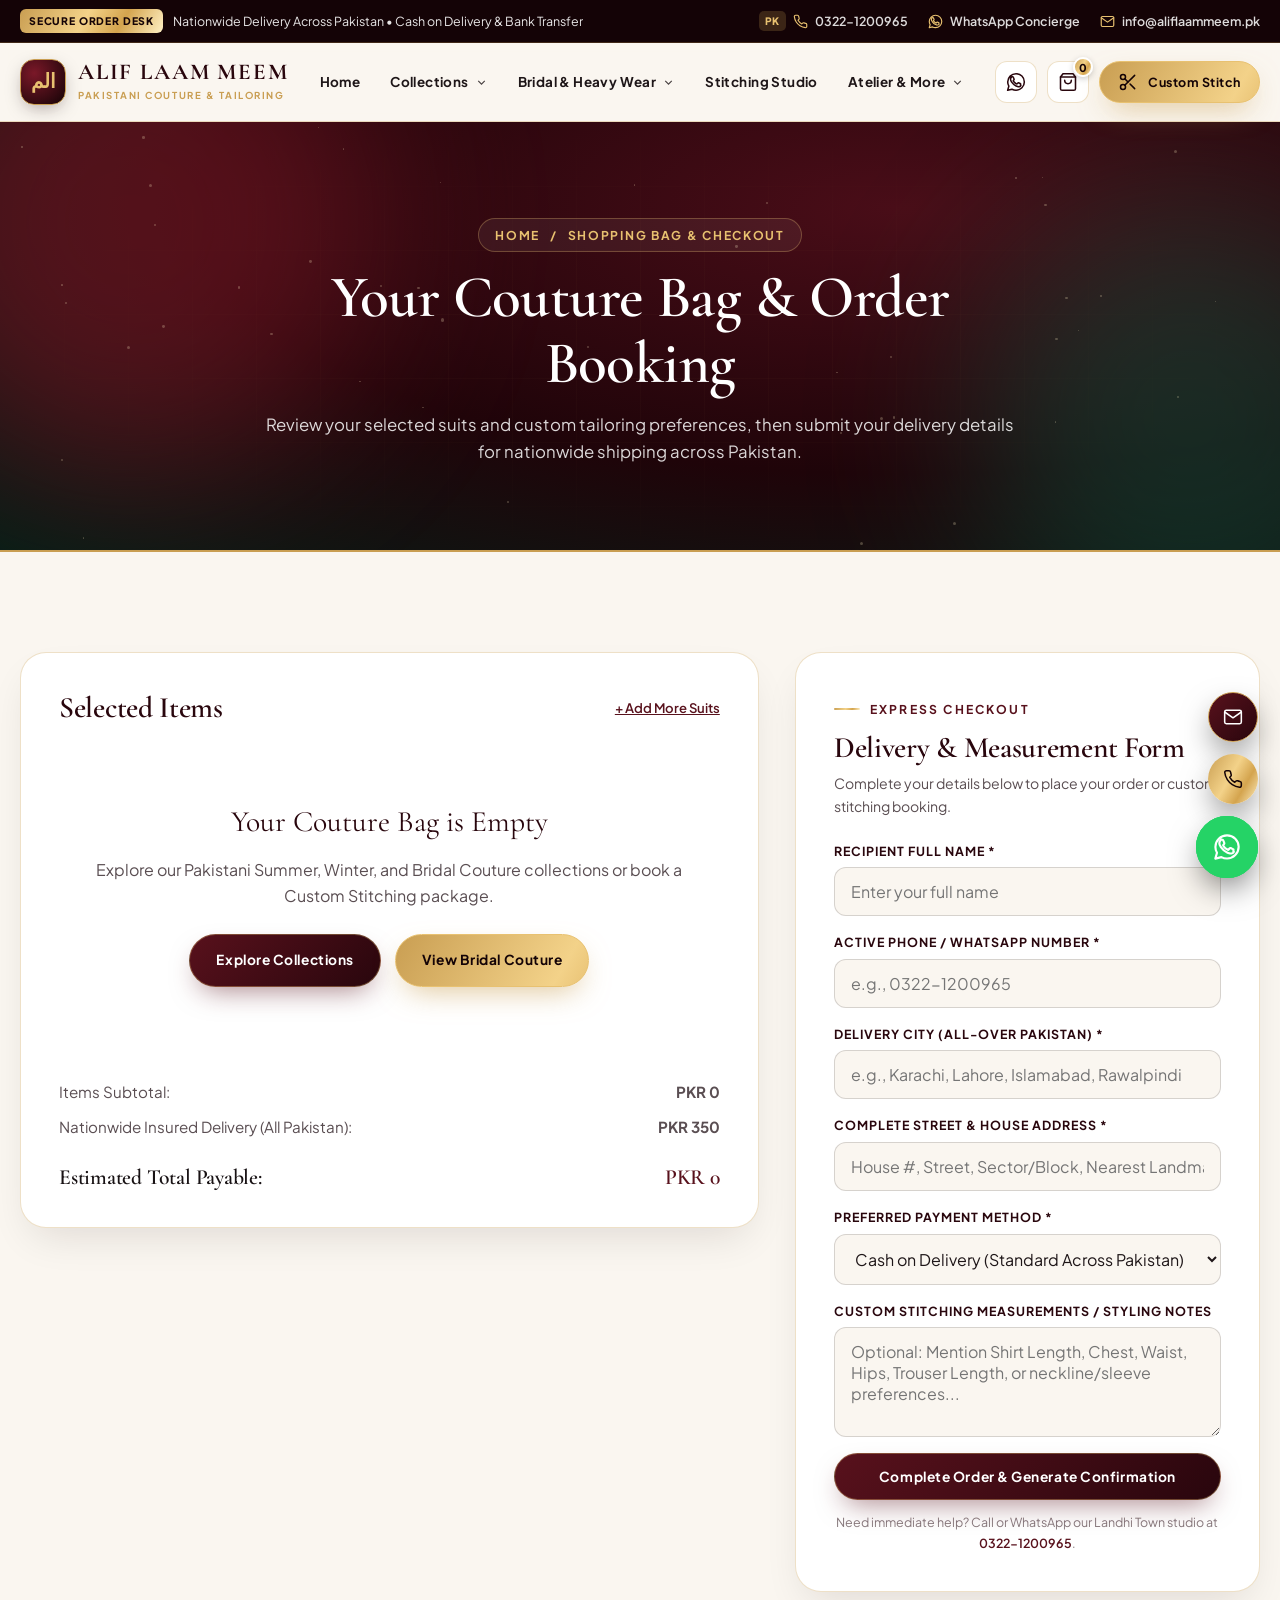
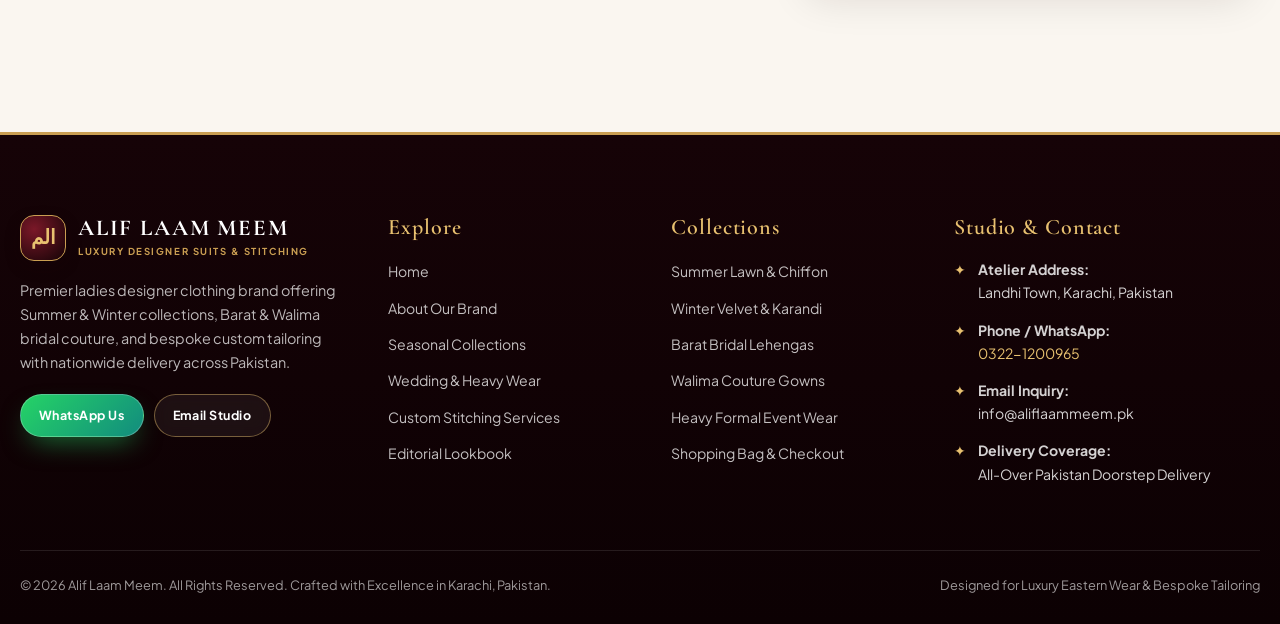
<file: cart.html>
<!DOCTYPE html>
<html lang="en">
<head>
  <meta charset="UTF-8">
  <meta name="viewport" content="width=device-width, initial-scale=1.0">
  <title>Shopping Bag & Checkout | Alif Laam Meem — Order & Stitching Booking</title>
  <meta name="description" content="Review your selected Alif Laam Meem designer suits and custom stitching packages. Complete your order with nationwide delivery across Pakistan.">
  <link rel="stylesheet" href="assets/css/style.css">
</head>
<body>

  <!-- Top Announcement Bar -->
  <div class="top-bar">
    <div class="container top-bar-inner">
      <div class="top-bar-promo">
        <span class="badge-gold">Secure Order Desk</span>
        <span>Nationwide Delivery Across Pakistan &bull; Cash on Delivery &amp; Bank Transfer</span>
      </div>
      <div class="top-bar-links"></div>
    </div>
  </div>

  <!-- Header Navigation (Enhanced with 3-Zone Alignment & Dropdowns by main.js) -->
  <header class="site-header" id="site-header">
    <div class="container header-inner"></div>
  </header>

  <!-- Page Hero Banner -->
  <section class="page-hero">
    <div class="hero-bg" aria-hidden="true">
      <div class="orb o1"></div>
      <div class="orb o2"></div>
      <div class="grid-lines"></div>
      <div class="stars" data-stars="45"></div>
    </div>
    <div class="container page-hero-content">
      <div class="breadcrumb">
        <a href="index.html">Home</a> <span>/</span> <span>Shopping Bag &amp; Checkout</span>
      </div>
      <h1 class="page-hero-title" style="margin-top: 12px;">Your Couture Bag &amp; Order Booking</h1>
      <p class="page-hero-desc">
        Review your selected suits and custom tailoring preferences, then submit your delivery details for nationwide shipping across Pakistan.
      </p>
    </div>
  </section>

  <!-- Cart & Checkout Main Section -->
  <section class="section-padding">
    <div class="container">
      <!-- Dynamic Order Confirmation Banner (Hidden until form submit) -->
      <div id="orderConfirmationBanner" style="display: none; background: #FFFFFF; border: 2px solid var(--gold-primary); padding: 28px 32px; border-radius: 8px; margin-bottom: 36px; box-shadow: var(--shadow-md);"></div>

      <div class="cart-layout">
        <!-- Left Column: Shopping Bag Items -->
        <div class="form-card">
          <div style="display: flex; align-items: center; justify-content: space-between; padding-bottom: 16px; border-bottom: 1px solid var(--border-subtle); margin-bottom: 10px;">
            <h2 class="serif-heading" style="font-size: 1.85rem; color: var(--maroon-deep);">Selected Items</h2>
            <a href="collections.html" style="font-size: 0.82rem; font-weight: 600; color: var(--maroon-primary); text-decoration: underline;">+ Add More Suits</a>
          </div>

          <div id="cartItemsContainer">
            <!-- Populated dynamically by assets/js/main.js -->
          </div>

          <!-- Totals Breakdown -->
          <div style="margin-top: 24px; padding-top: 20px; border-top: 2px solid var(--border-subtle);">
            <div style="display: flex; justify-content: space-between; margin-bottom: 10px; font-size: 0.95rem; color: var(--text-secondary);">
              <span>Items Subtotal:</span>
              <strong id="cartSubtotal">PKR 0</strong>
            </div>
            <div style="display: flex; justify-content: space-between; margin-bottom: 12px; font-size: 0.95rem; color: var(--text-secondary);">
              <span>Nationwide Insured Delivery (All Pakistan):</span>
              <strong>PKR 350</strong>
            </div>
            <div style="display: flex; justify-content: space-between; padding-top: 14px; border-top: 1px solid var(--border-light); font-size: 1.35rem; color: var(--maroon-deep);">
              <strong class="serif-heading">Estimated Total Payable:</strong>
              <strong class="serif-heading" id="cartGrandTotal" style="color: var(--maroon-primary);">PKR 0</strong>
            </div>
          </div>
        </div>

        <!-- Right Column: Checkout & Custom Stitching Booking Form -->
        <div class="form-card">
          <span class="section-subtitle">Express Checkout</span>
          <h2 class="serif-heading" style="font-size: 1.85rem; color: var(--maroon-deep); margin-bottom: 8px;">Delivery &amp; Measurement Form</h2>
          <p style="font-size: 0.88rem; color: var(--text-secondary); margin-bottom: 22px;">
            Complete your details below to place your order or custom stitching booking.
          </p>

          <form id="checkoutOrderForm">
            <div class="form-group">
              <label class="form-label">Recipient Full Name *</label>
              <input type="text" name="fullName" class="form-control" placeholder="Enter your full name" required>
            </div>

            <div class="form-group">
              <label class="form-label">Active Phone / WhatsApp Number *</label>
              <input type="tel" name="phone" class="form-control" placeholder="e.g., 0322-1200965" required>
            </div>

            <div class="form-group">
              <label class="form-label">Delivery City (All-Over Pakistan) *</label>
              <input type="text" name="city" class="form-control" placeholder="e.g., Karachi, Lahore, Islamabad, Rawalpindi" required>
            </div>

            <div class="form-group">
              <label class="form-label">Complete Street &amp; House Address *</label>
              <input type="text" name="address" class="form-control" placeholder="House #, Street, Sector/Block, Nearest Landmark" required>
            </div>

            <div class="form-group">
              <label class="form-label">Preferred Payment Method *</label>
              <select name="paymentMethod" class="form-control">
                <option value="Cash on Delivery (Unstitched Orders)">Cash on Delivery (Standard Across Pakistan)</option>
                <option value="Bank Transfer / EasyPaisa / JazzCash (For Custom Stitched & Bridal)">Bank Transfer / EasyPaisa (Required for Custom Stitching &amp; Bridal)</option>
              </select>
            </div>

            <div class="form-group">
              <label class="form-label">Custom Stitching Measurements / Styling Notes</label>
              <textarea name="notes" class="form-control" placeholder="Optional: Mention Shirt Length, Chest, Waist, Hips, Trouser Length, or neckline/sleeve preferences..."></textarea>
            </div>

            <button type="submit" class="btn btn-primary" style="width: 100%; margin-bottom: 12px;">
              Complete Order &amp; Generate Confirmation
            </button>

            <p style="font-size: 0.78rem; color: var(--text-muted); text-align: center;">
              Need immediate help? Call or WhatsApp our Landhi Town studio at <a href="tel:03221200965" style="color: var(--maroon-primary); font-weight: 600;">0322-1200965</a>.
            </p>
          </form>
        </div>
      </div>
    </div>
  </section>

  <!-- Footer -->
  <footer class="site-footer">
    <div class="container">
      <div class="footer-grid">
        <div>
          <div class="brand-logo" style="margin-bottom: 18px;">
            <div class="logo-emblem">الم</div>
            <div class="logo-text">
              <span class="logo-title" style="color: #FFFFFF;">Alif Laam Meem</span>
              <span class="logo-tagline">Luxury Designer Suits &amp; Stitching</span>
            </div>
          </div>
          <p style="font-size: 0.9rem; color: rgba(255,255,255,0.72); margin-bottom: 20px;">
            Premier ladies designer clothing brand offering Summer &amp; Winter collections, Barat &amp; Walima bridal couture, and bespoke custom tailoring with nationwide delivery across Pakistan.
          </p>
          <div style="display: flex; gap: 10px;">
            <a href="https://wa.me/923221200965" target="_blank" rel="noopener" class="btn btn-whatsapp btn-sm">WhatsApp Us</a>
            <a href="mailto:info@aliflaammeem.pk" class="btn btn-outline-light btn-sm">Email Studio</a>
          </div>
        </div>

        <div>
          <h4 class="footer-heading">Explore</h4>
          <ul class="footer-links">
            <li><a href="index.html">Home</a></li>
            <li><a href="about.html">About Our Brand</a></li>
            <li><a href="collections.html">Seasonal Collections</a></li>
            <li><a href="wedding.html">Wedding &amp; Heavy Wear</a></li>
            <li><a href="stitching.html">Custom Stitching Services</a></li>
            <li><a href="gallery.html">Editorial Lookbook</a></li>
          </ul>
        </div>

        <div>
          <h4 class="footer-heading">Collections</h4>
          <ul class="footer-links">
            <li><a href="collections.html">Summer Lawn &amp; Chiffon</a></li>
            <li><a href="collections.html">Winter Velvet &amp; Karandi</a></li>
            <li><a href="wedding.html">Barat Bridal Lehengas</a></li>
            <li><a href="wedding.html">Walima Couture Gowns</a></li>
            <li><a href="wedding.html">Heavy Formal Event Wear</a></li>
            <li><a href="cart.html">Shopping Bag &amp; Checkout</a></li>
          </ul>
        </div>

        <div>
          <h4 class="footer-heading">Studio &amp; Contact</h4>
          <ul class="footer-contact-list">
            <li>
              <span class="icon" style="color:var(--gold-bright);">✦</span>
              <span><strong>Atelier Address:</strong><br>Landhi Town, Karachi, Pakistan</span>
            </li>
            <li>
              <span class="icon" style="color:var(--gold-bright);">✦</span>
              <span><strong>Phone / WhatsApp:</strong><br><a href="tel:03221200965" style="color: var(--gold-bright);">0322-1200965</a></span>
            </li>
            <li>
              <span class="icon" style="color:var(--gold-bright);">✦</span>
              <span><strong>Email Inquiry:</strong><br><a href="mailto:info@aliflaammeem.pk">info@aliflaammeem.pk</a></span>
            </li>
            <li>
              <span class="icon" style="color:var(--gold-bright);">✦</span>
              <span><strong>Delivery Coverage:</strong><br>All-Over Pakistan Doorstep Delivery</span>
            </li>
          </ul>
        </div>
      </div>

      <div class="footer-bottom">
        <span>&copy; 2026 Alif Laam Meem. All Rights Reserved. Crafted with Excellence in Karachi, Pakistan.</span>
        <span>Designed for Luxury Eastern Wear &amp; Bespoke Tailoring</span>
      </div>
    </div>
  </footer>

  <!-- Floating Quick-Action Dock (Populated by main.js) -->
  <div class="floating-dock"></div>

  <script src="assets/js/main.js"></script>
</body>
</html>
</file>
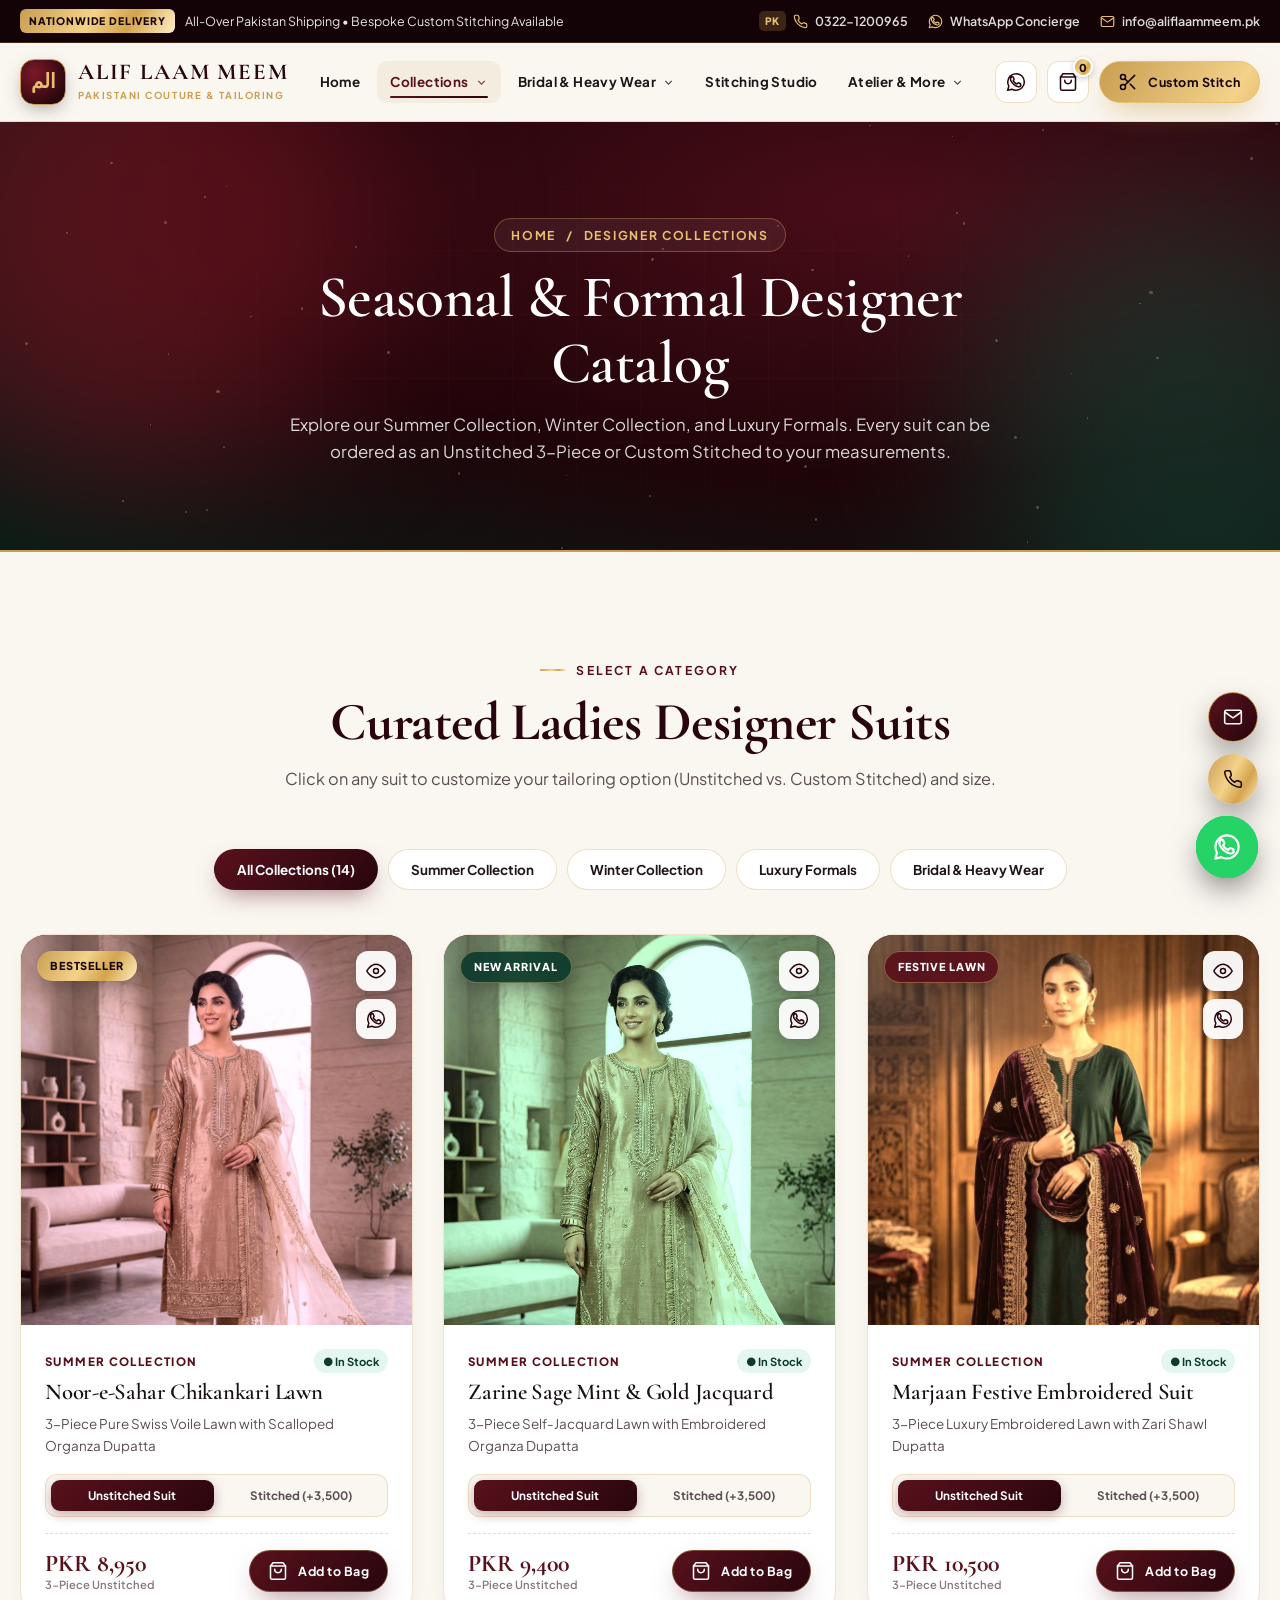
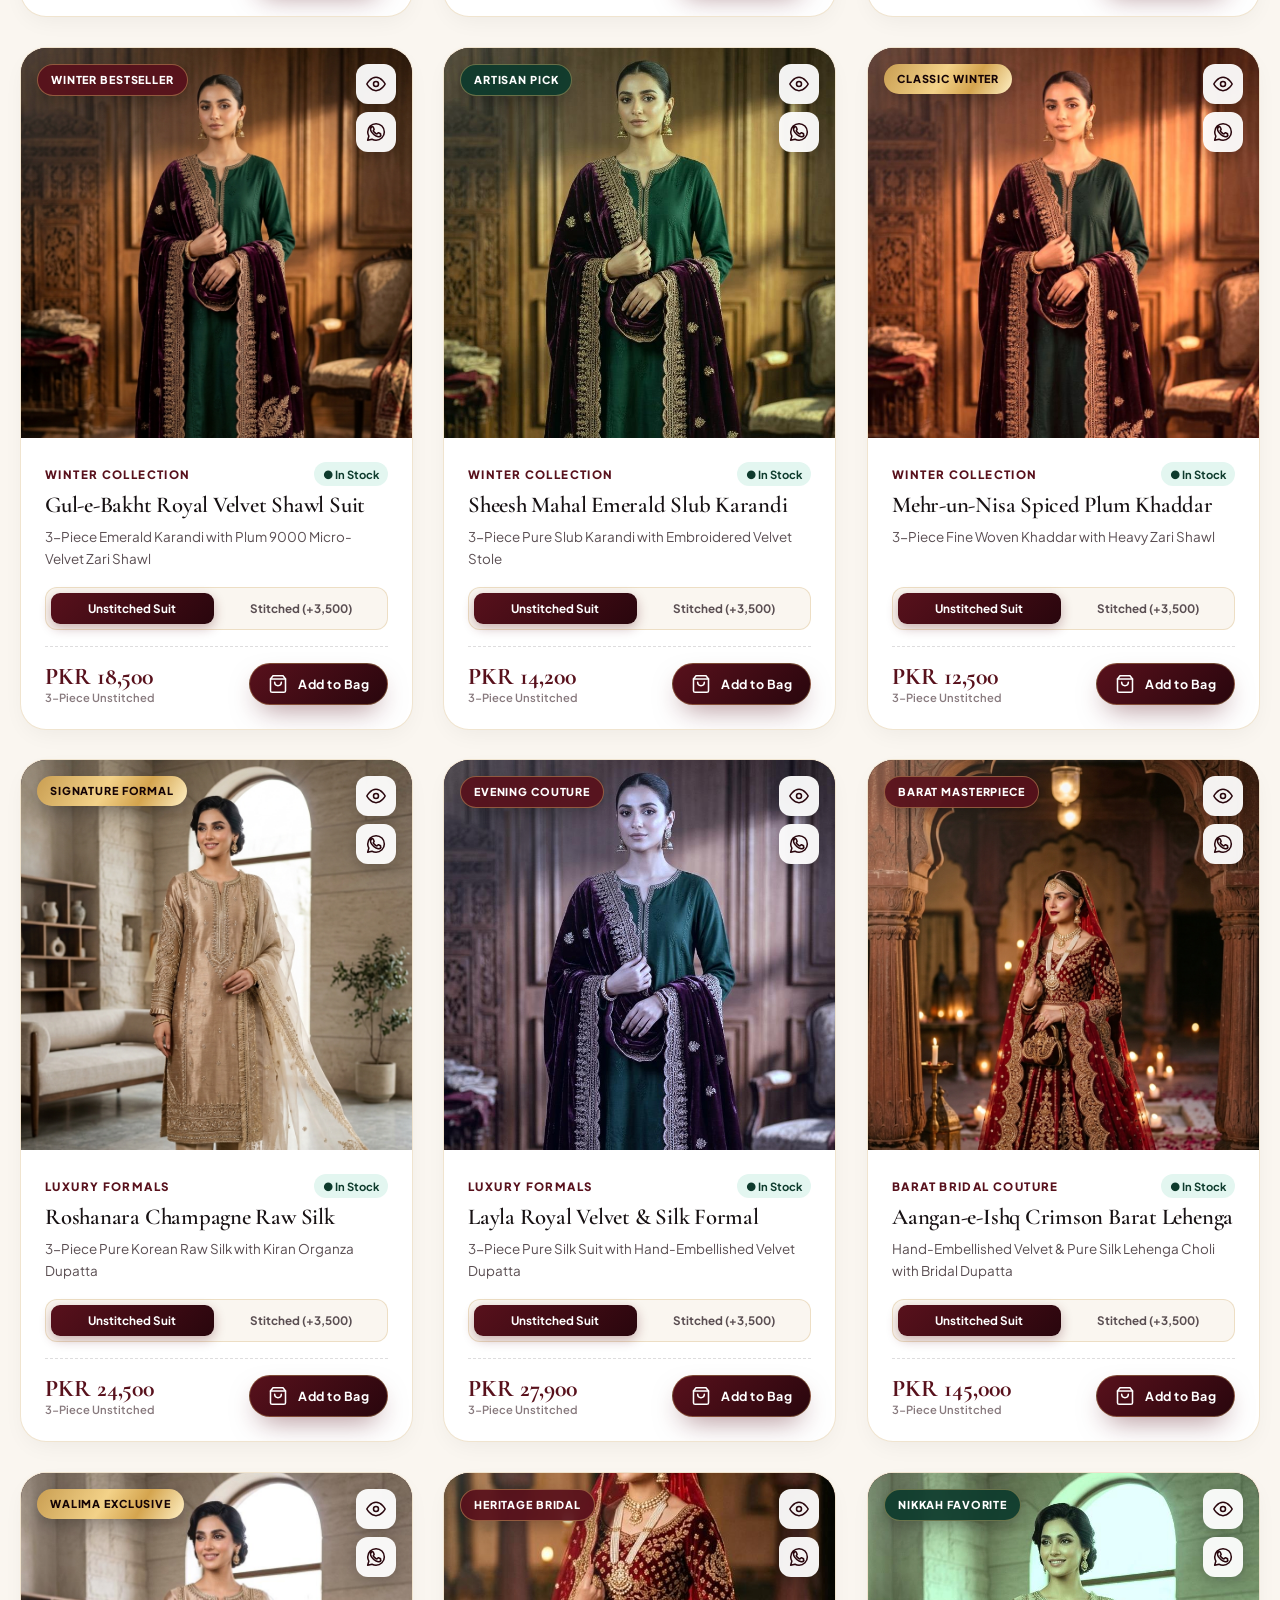
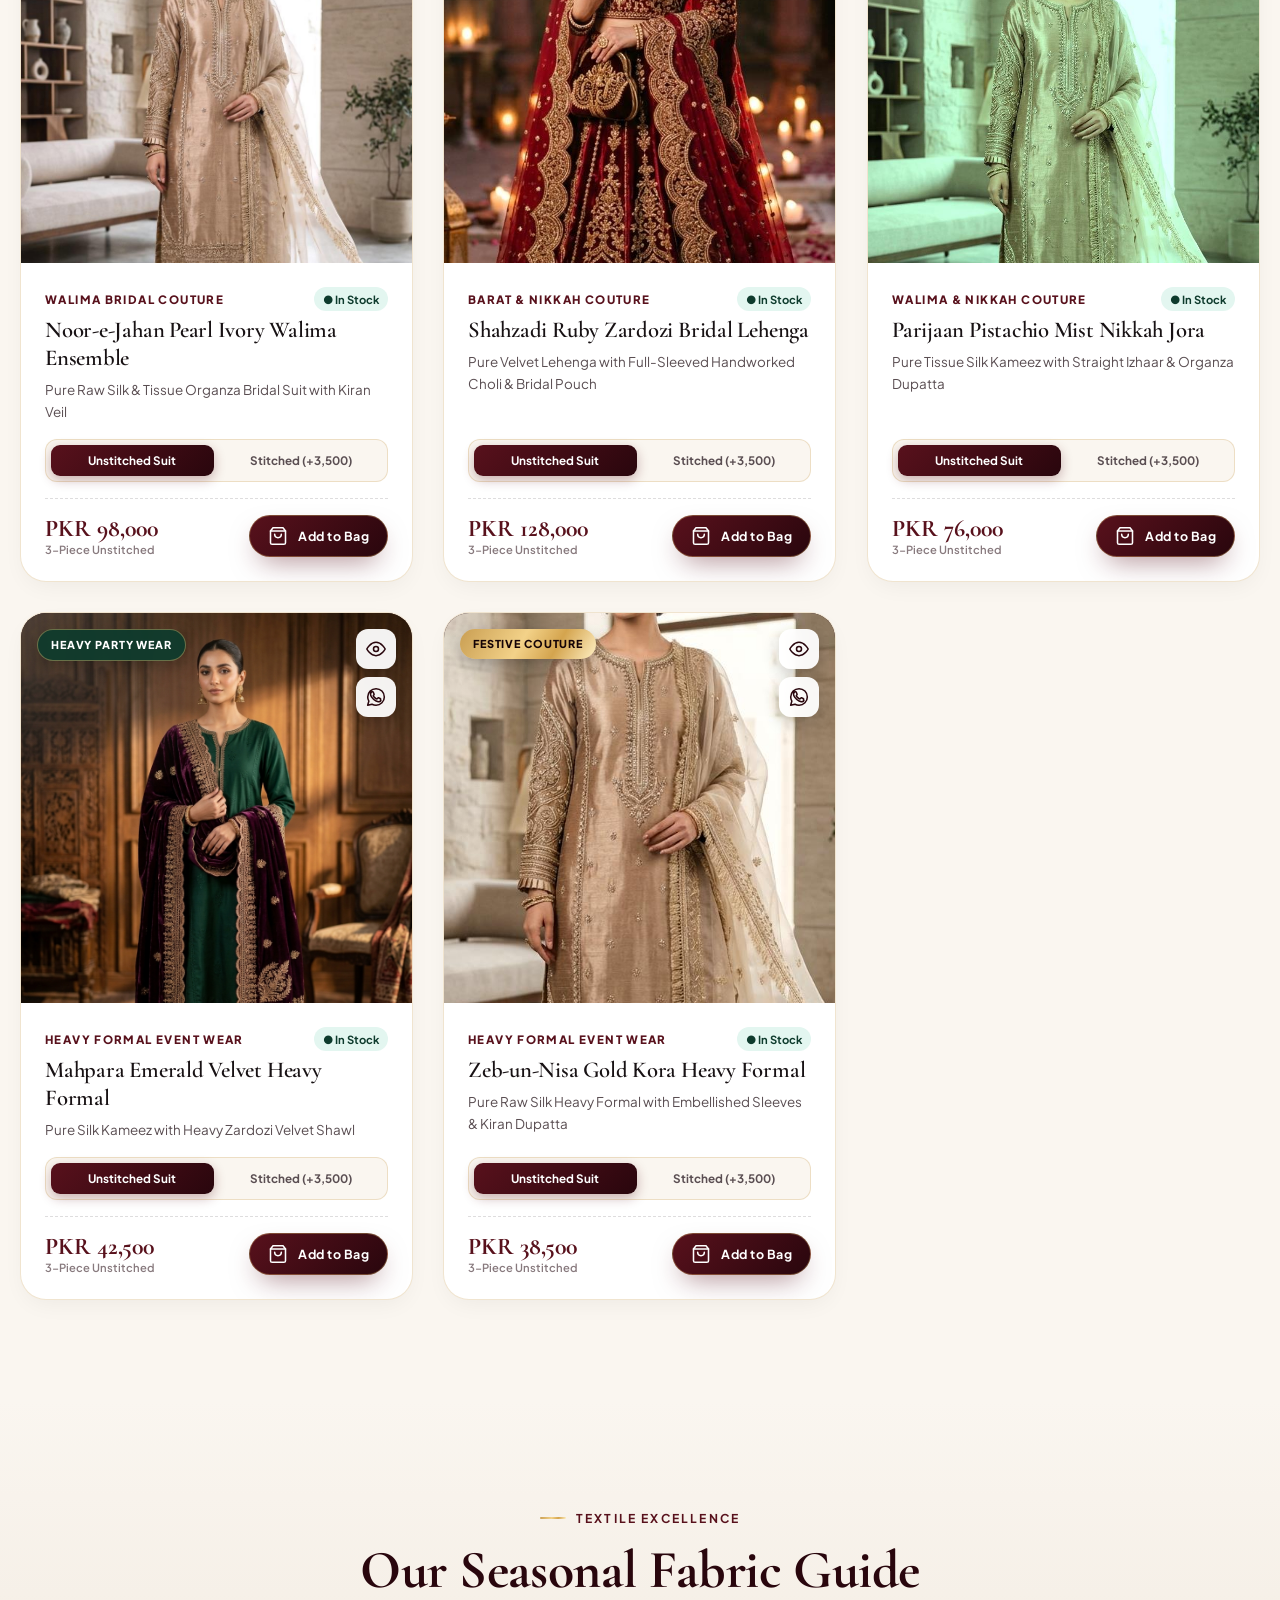
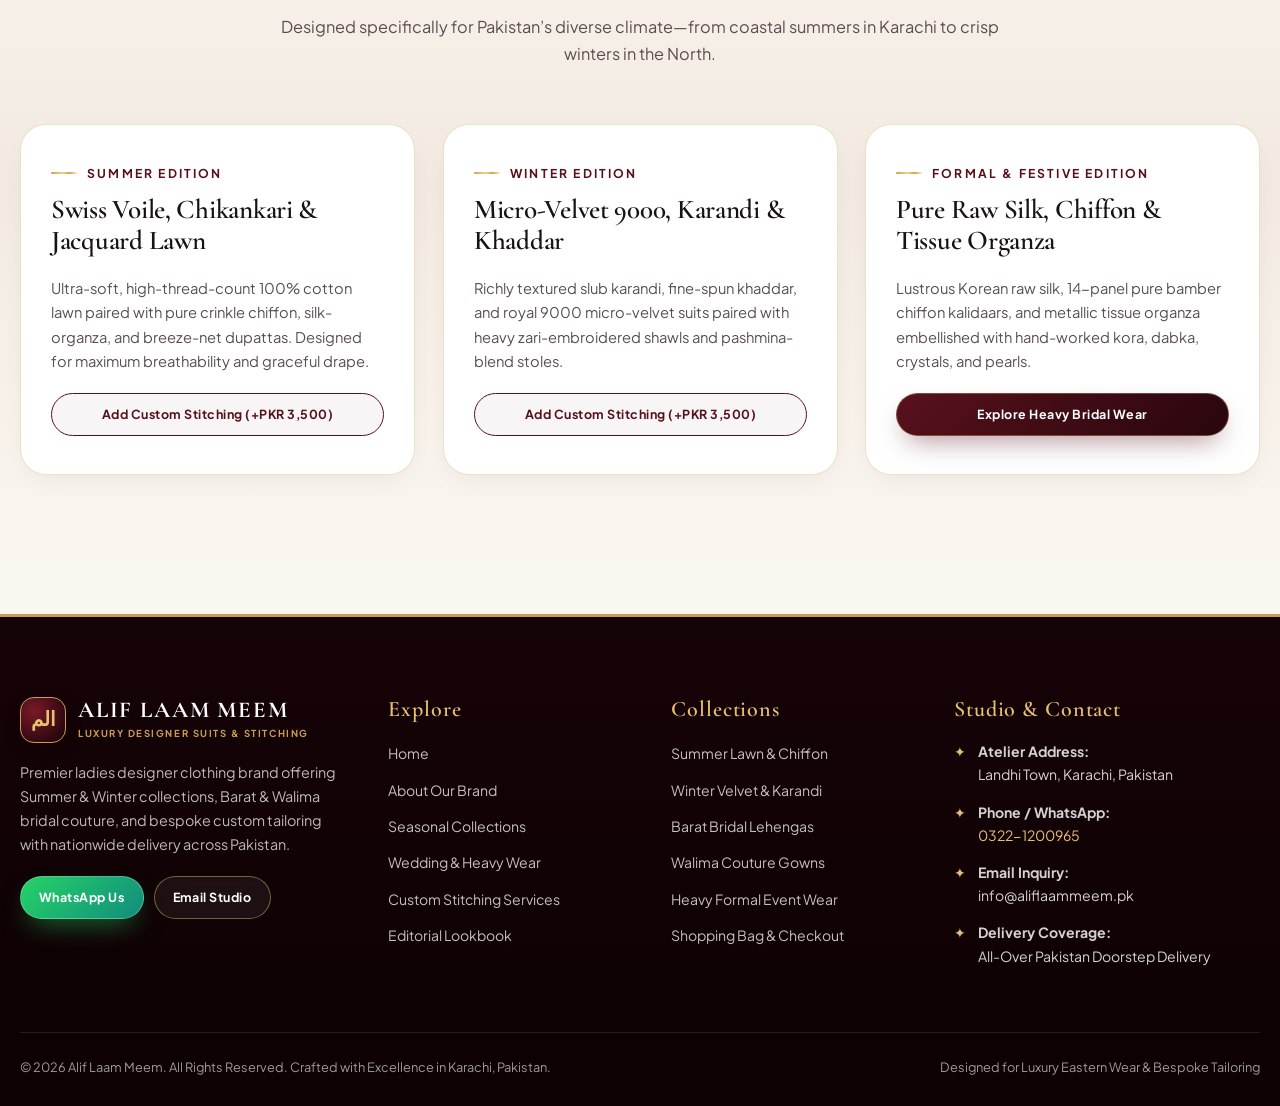
<file: collections.html>
<!DOCTYPE html>
<html lang="en">
<head>
  <meta charset="UTF-8">
  <meta name="viewport" content="width=device-width, initial-scale=1.0">
  <title>Collections | Alif Laam Meem — Summer Lawn, Winter Velvet & Luxury Formals</title>
  <meta name="description" content="Browse Alif Laam Meem’s complete catalog of Summer Lawn, Winter Velvet & Karandi, and Luxury Formal Ladies Designer Suits. Available Unstitched or Custom Stitched.">
  <link rel="stylesheet" href="assets/css/style.css">
</head>
<body>

  <!-- Top Announcement Bar -->
  <div class="top-bar">
    <div class="container top-bar-inner">
      <div class="top-bar-promo">
        <span class="badge-gold">Nationwide Delivery</span>
        <span>All-Over Pakistan Shipping &bull; Bespoke Custom Stitching Available</span>
      </div>
      <div class="top-bar-links"></div>
    </div>
  </div>

  <!-- Header Navigation (Enhanced with 3-Zone Alignment & Dropdowns by main.js) -->
  <header class="site-header" id="site-header">
    <div class="container header-inner"></div>
  </header>

  <!-- Page Hero Banner -->
  <section class="page-hero">
    <div class="hero-bg" aria-hidden="true">
      <div class="orb o1"></div>
      <div class="orb o2"></div>
      <div class="grid-lines"></div>
      <div class="stars" data-stars="45"></div>
    </div>
    <div class="container page-hero-content">
      <div class="breadcrumb">
        <a href="index.html">Home</a> <span>/</span> <span>Designer Collections</span>
      </div>
      <h1 class="page-hero-title" style="margin-top: 12px;">Seasonal &amp; Formal Designer Catalog</h1>
      <p class="page-hero-desc">
        Explore our Summer Collection, Winter Collection, and Luxury Formals. Every suit can be ordered as an Unstitched 3-Piece or Custom Stitched to your measurements.
      </p>
    </div>
  </section>

  <!-- Interactive Filterable Catalog -->
  <section class="section-padding">
    <div class="container">
      <div class="section-header reveal">
        <span class="section-subtitle">Select a Category</span>
        <h2 class="section-title">Curated Ladies Designer Suits</h2>
        <p class="section-desc">Click on any suit to customize your tailoring option (Unstitched vs. Custom Stitched) and size.</p>
      </div>

      <!-- Category Filter Buttons -->
      <div class="filter-bar">
        <button type="button" class="filter-btn active" data-collection-filter="all">All Collections (14)</button>
        <button type="button" class="filter-btn" data-collection-filter="summer">Summer Collection</button>
        <button type="button" class="filter-btn" data-collection-filter="winter">Winter Collection</button>
        <button type="button" class="filter-btn" data-collection-filter="formal">Luxury Formals</button>
        <button type="button" class="filter-btn" data-collection-filter="wedding">Bridal &amp; Heavy Wear</button>
      </div>

      <!-- Products Grid (Rendered dynamically by main.js) -->
      <div class="products-grid" id="collectionsCatalogGrid">
        <!-- Populated by assets/js/main.js -->
      </div>
    </div>
  </section>

  <!-- Seasonal Fabric Guide -->
  <section class="section-padding bg-warm">
    <div class="container">
      <div class="section-header reveal">
        <span class="section-subtitle">Textile Excellence</span>
        <h2 class="section-title">Our Seasonal Fabric Guide</h2>
        <p class="section-desc">Designed specifically for Pakistan’s diverse climate—from coastal summers in Karachi to crisp winters in the North.</p>
      </div>

      <div class="packages-grid">
        <div class="package-card reveal">
          <span class="section-subtitle">Summer Edition</span>
          <h3 class="package-name">Swiss Voile, Chikankari &amp; Jacquard Lawn</h3>
          <p style="font-size: 0.92rem; color: var(--text-secondary); margin: 12px 0 20px;">
            Ultra-soft, high-thread-count 100% cotton lawn paired with pure crinkle chiffon, silk-organza, and breeze-net dupattas. Designed for maximum breathability and graceful drape.
          </p>
          <a href="stitching.html" class="btn btn-outline btn-sm" style="margin-top: auto;">Add Custom Stitching (+PKR 3,500)</a>
        </div>

        <div class="package-card reveal">
          <span class="section-subtitle">Winter Edition</span>
          <h3 class="package-name">Micro-Velvet 9000, Karandi &amp; Khaddar</h3>
          <p style="font-size: 0.92rem; color: var(--text-secondary); margin: 12px 0 20px;">
            Richly textured slub karandi, fine-spun khaddar, and royal 9000 micro-velvet suits paired with heavy zari-embroidered shawls and pashmina-blend stoles.
          </p>
          <a href="stitching.html" class="btn btn-outline btn-sm" style="margin-top: auto;">Add Custom Stitching (+PKR 3,500)</a>
        </div>

        <div class="package-card reveal">
          <span class="section-subtitle">Formal &amp; Festive Edition</span>
          <h3 class="package-name">Pure Raw Silk, Chiffon &amp; Tissue Organza</h3>
          <p style="font-size: 0.92rem; color: var(--text-secondary); margin: 12px 0 20px;">
            Lustrous Korean raw silk, 14-panel pure bamber chiffon kalidaars, and metallic tissue organza embellished with hand-worked kora, dabka, crystals, and pearls.
          </p>
          <a href="wedding.html" class="btn btn-primary btn-sm" style="margin-top: auto;">Explore Heavy Bridal Wear</a>
        </div>
      </div>
    </div>
  </section>

  <!-- Footer -->
  <footer class="site-footer">
    <div class="container">
      <div class="footer-grid">
        <div>
          <div class="brand-logo" style="margin-bottom: 18px;">
            <div class="logo-emblem">الم</div>
            <div class="logo-text">
              <span class="logo-title" style="color: #FFFFFF;">Alif Laam Meem</span>
              <span class="logo-tagline">Luxury Designer Suits &amp; Stitching</span>
            </div>
          </div>
          <p style="font-size: 0.9rem; color: rgba(255,255,255,0.72); margin-bottom: 20px;">
            Premier ladies designer clothing brand offering Summer &amp; Winter collections, Barat &amp; Walima bridal couture, and bespoke custom tailoring with nationwide delivery across Pakistan.
          </p>
          <div style="display: flex; gap: 10px;">
            <a href="https://wa.me/923221200965" target="_blank" rel="noopener" class="btn btn-whatsapp btn-sm">WhatsApp Us</a>
            <a href="mailto:info@aliflaammeem.pk" class="btn btn-outline-light btn-sm">Email Studio</a>
          </div>
        </div>

        <div>
          <h4 class="footer-heading">Explore</h4>
          <ul class="footer-links">
            <li><a href="index.html">Home</a></li>
            <li><a href="about.html">About Our Brand</a></li>
            <li><a href="collections.html">Seasonal Collections</a></li>
            <li><a href="wedding.html">Wedding &amp; Heavy Wear</a></li>
            <li><a href="stitching.html">Custom Stitching Services</a></li>
            <li><a href="gallery.html">Editorial Lookbook</a></li>
          </ul>
        </div>

        <div>
          <h4 class="footer-heading">Collections</h4>
          <ul class="footer-links">
            <li><a href="collections.html">Summer Lawn &amp; Chiffon</a></li>
            <li><a href="collections.html">Winter Velvet &amp; Karandi</a></li>
            <li><a href="wedding.html">Barat Bridal Lehengas</a></li>
            <li><a href="wedding.html">Walima Couture Gowns</a></li>
            <li><a href="wedding.html">Heavy Formal Event Wear</a></li>
            <li><a href="cart.html">Shopping Bag &amp; Checkout</a></li>
          </ul>
        </div>

        <div>
          <h4 class="footer-heading">Studio &amp; Contact</h4>
          <ul class="footer-contact-list">
            <li>
              <span class="icon" style="color:var(--gold-bright);">✦</span>
              <span><strong>Atelier Address:</strong><br>Landhi Town, Karachi, Pakistan</span>
            </li>
            <li>
              <span class="icon" style="color:var(--gold-bright);">✦</span>
              <span><strong>Phone / WhatsApp:</strong><br><a href="tel:03221200965" style="color: var(--gold-bright);">0322-1200965</a></span>
            </li>
            <li>
              <span class="icon" style="color:var(--gold-bright);">✦</span>
              <span><strong>Email Inquiry:</strong><br><a href="mailto:info@aliflaammeem.pk">info@aliflaammeem.pk</a></span>
            </li>
            <li>
              <span class="icon" style="color:var(--gold-bright);">✦</span>
              <span><strong>Delivery Coverage:</strong><br>All-Over Pakistan Doorstep Delivery</span>
            </li>
          </ul>
        </div>
      </div>

      <div class="footer-bottom">
        <span>&copy; 2026 Alif Laam Meem. All Rights Reserved. Crafted with Excellence in Karachi, Pakistan.</span>
        <span>Designed for Luxury Eastern Wear &amp; Bespoke Tailoring</span>
      </div>
    </div>
  </footer>

  <!-- Floating Quick-Action Dock (Populated by main.js) -->
  <div class="floating-dock"></div>

  <script src="assets/js/main.js"></script>
</body>
</html>
</file>
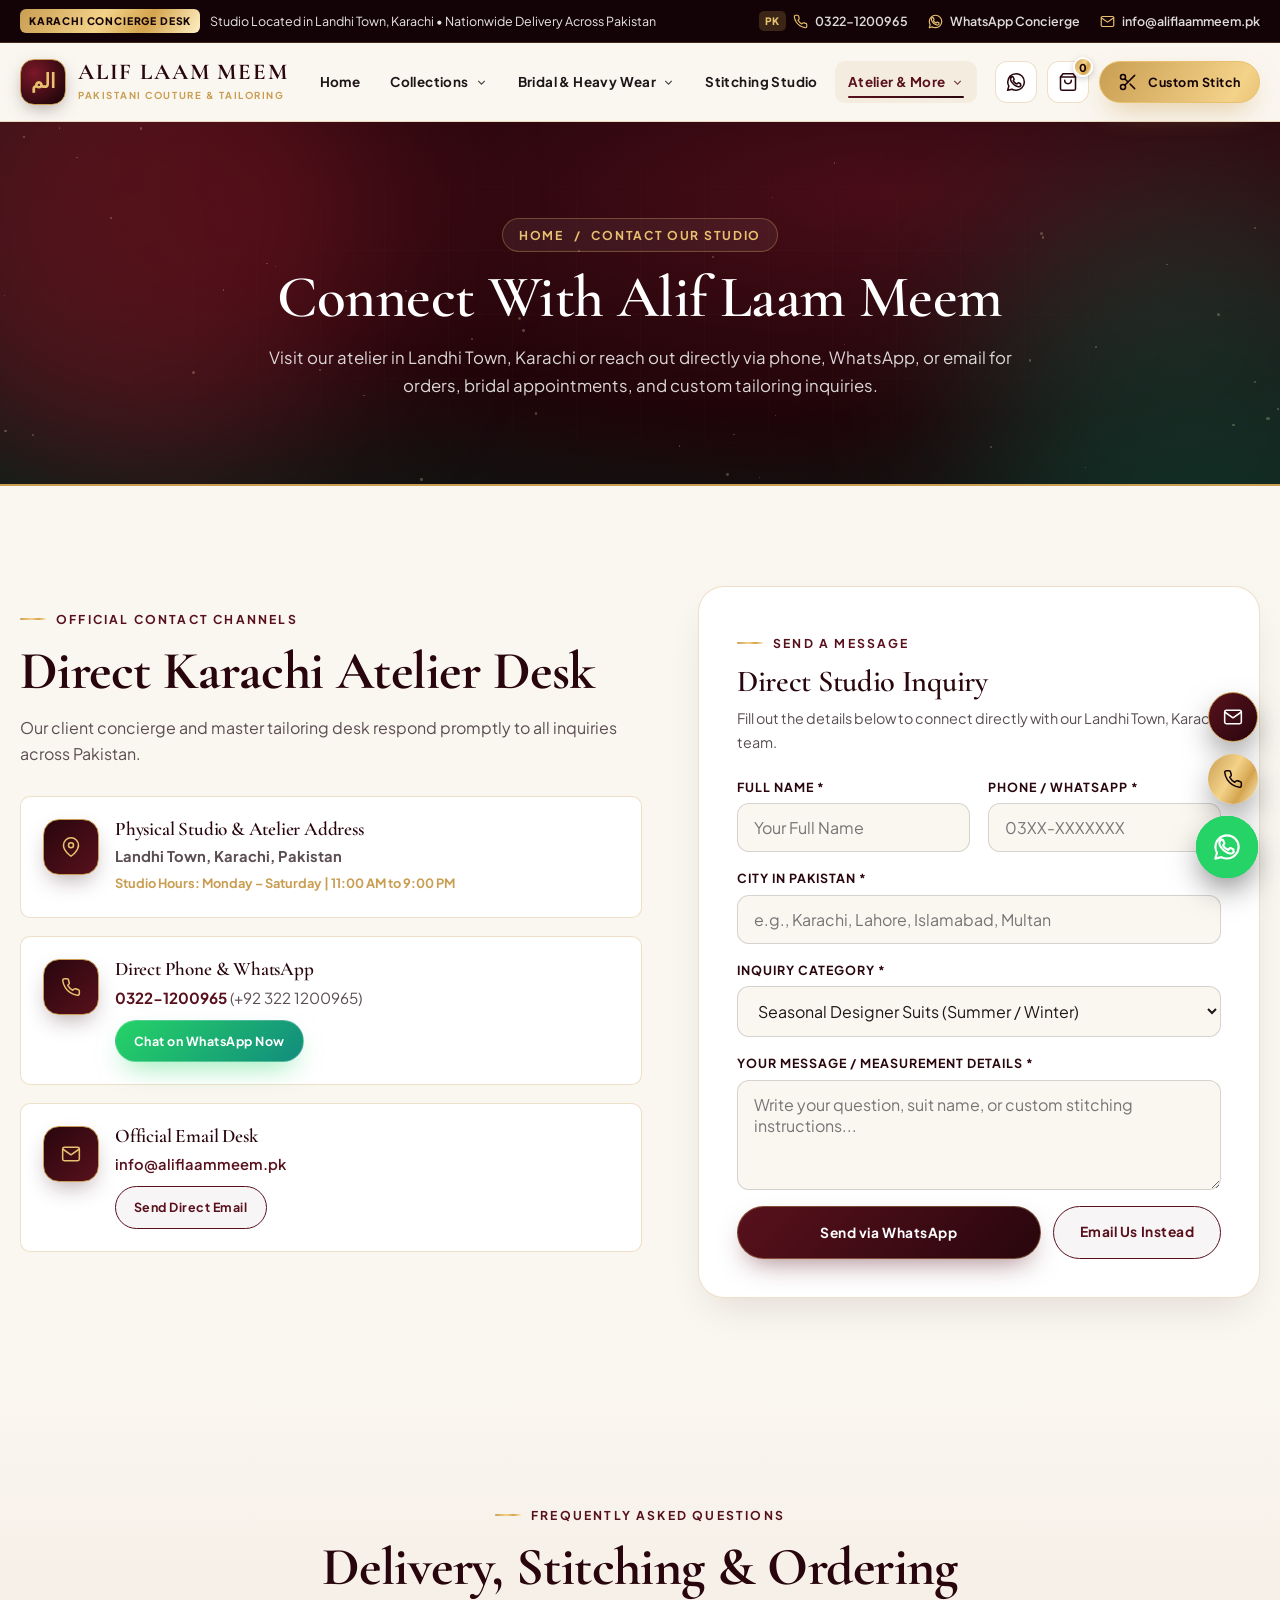
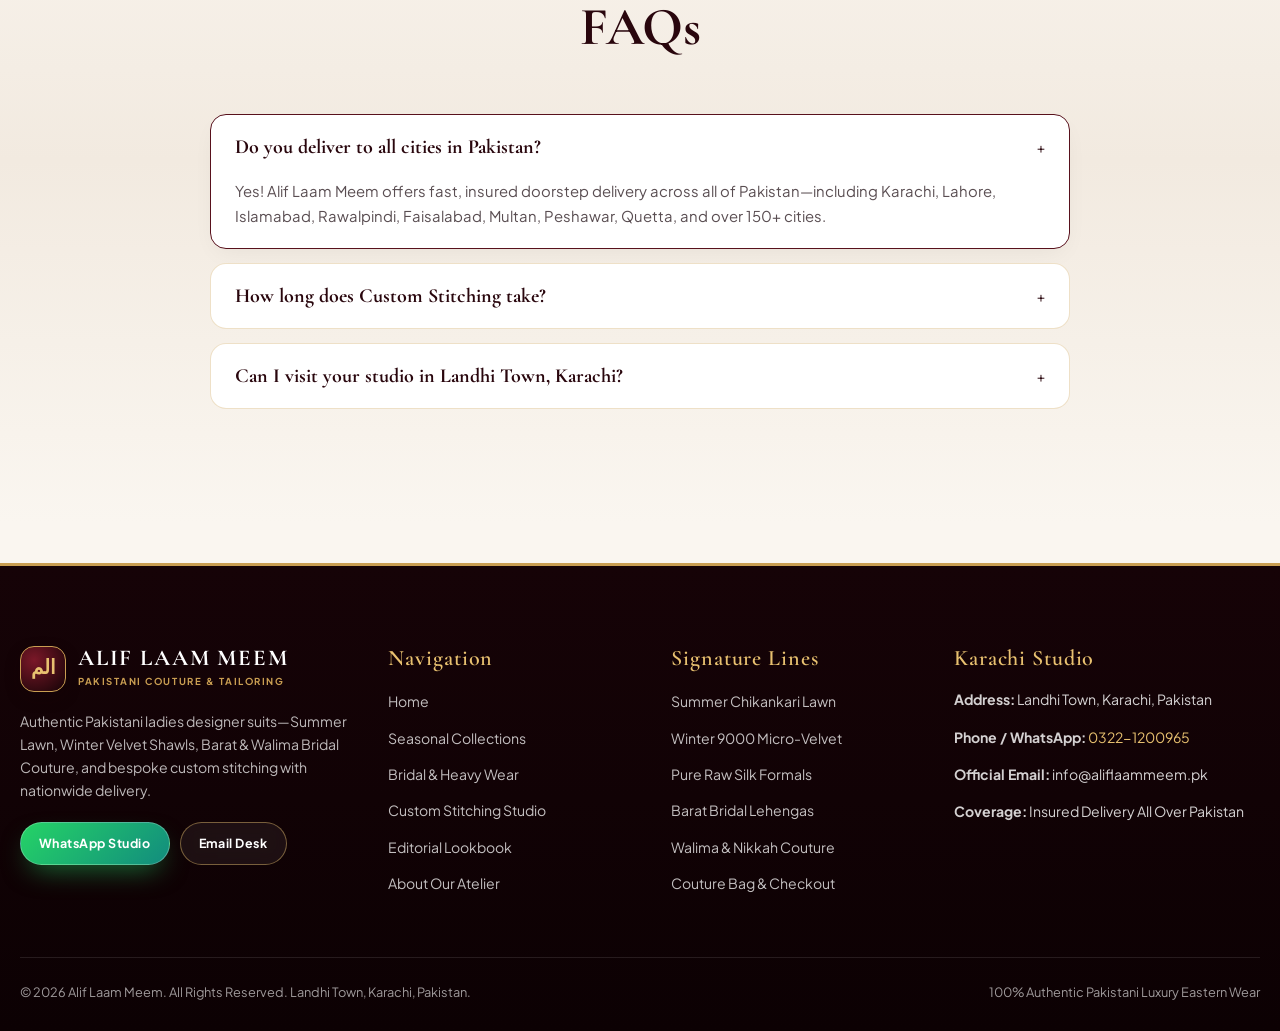
<file: contact.html>
<!DOCTYPE html>
<html lang="en">
<head>
  <meta charset="UTF-8">
  <meta name="viewport" content="width=device-width, initial-scale=1.0">
  <title>Contact Us | Alif Laam Meem — Landhi Town, Karachi | 03221200965</title>
  <meta name="description" content="Get in touch with Alif Laam Meem at Landhi Town, Karachi, Pakistan. Call or WhatsApp 03221200965 for Pakistani designer suits, bridal consultations, and custom stitching.">
  <link rel="stylesheet" href="assets/css/style.css">
</head>
<body>

  <!-- Top Announcement Bar -->
  <div class="top-bar">
    <div class="container top-bar-inner">
      <div class="top-bar-promo">
        <span class="badge-gold">Karachi Concierge Desk</span>
        <span>Studio Located in Landhi Town, Karachi &bull; Nationwide Delivery Across Pakistan</span>
      </div>
      <div class="top-bar-links"></div>
    </div>
  </div>

  <!-- Header Navigation (Enhanced with Dropdown Sub-Menus by main.js) -->
  <header class="site-header">
    <div class="container header-inner"></div>
  </header>

  <!-- Page Hero Banner -->
  <section class="page-hero">
    <div class="hero-bg" aria-hidden="true">
      <div class="orb o1"></div>
      <div class="orb o2"></div>
      <div class="grid-lines"></div>
      <div class="stars" data-stars="45"></div>
    </div>
    <div class="container page-hero-content">
      <div class="breadcrumb">
        <a href="index.html">Home</a> <span>/</span> <span>Contact Our Studio</span>
      </div>
      <h1 class="page-hero-title" style="margin-top: 12px;">Connect With Alif Laam Meem</h1>
      <p class="page-hero-desc">
        Visit our atelier in Landhi Town, Karachi or reach out directly via phone, WhatsApp, or email for orders, bridal appointments, and custom tailoring inquiries.
      </p>
    </div>
  </section>

  <!-- Direct Contact Cards & Inquiry Form -->
  <section class="section-padding">
    <div class="container split-showcase">
      <div class="reveal">
        <span class="section-subtitle">Official Contact Channels</span>
        <h2 class="section-title">Direct Karachi Atelier Desk</h2>
        <p style="color: var(--text-secondary); margin-bottom: 28px;">
          Our client concierge and master tailoring desk respond promptly to all inquiries across Pakistan.
        </p>

        <div style="display: flex; flex-direction: column; gap: 18px; margin-bottom: 30px;">
          <div style="background: #FFFFFF; padding: 22px; border-radius: 10px; border: 1px solid var(--gold-border); display: flex; gap: 16px; align-items: flex-start;">
            <div class="feature-icon">
              <svg class="icon-svg" viewBox="0 0 24 24"><path d="M21 10c0 7-9 13-9 13s-9-6-9-13a9 9 0 0 1 18 0z"></path><circle cx="12" cy="10" r="3"></circle></svg>
            </div>
            <div>
              <h4 style="font-size: 1.2rem; color: var(--maroon-deep); margin-bottom: 4px;">Physical Studio &amp; Atelier Address</h4>
              <p style="color: var(--text-secondary); font-size: 0.92rem;"><strong>Landhi Town, Karachi, Pakistan</strong></p>
              <span style="font-size: 0.8rem; color: var(--gold-primary); font-weight: 700;">Studio Hours: Monday – Saturday | 11:00 AM to 9:00 PM</span>
            </div>
          </div>

          <div style="background: #FFFFFF; padding: 22px; border-radius: 10px; border: 1px solid var(--gold-border); display: flex; gap: 16px; align-items: flex-start;">
            <div class="feature-icon">
              <svg class="icon-svg" viewBox="0 0 24 24"><path d="M22 16.92v3a2 2 0 0 1-2.18 2 19.79 19.79 0 0 1-8.63-3.07 19.5 19.5 0 0 1-6-6 19.79 19.79 0 0 1-3.07-8.67A2 2 0 0 1 4.11 2h3a2 2 0 0 1 2 1.72 12.84 12.84 0 0 0 .7 2.81 2 2 0 0 1-.45 2.11L8.09 9.91a16 16 0 0 0 6 6l1.27-1.27a2 2 0 0 1 2.11-.45 12.84 12.84 0 0 0 2.81.7A2 2 0 0 1 22 16.92z"></path></svg>
            </div>
            <div>
              <h4 style="font-size: 1.2rem; color: var(--maroon-deep); margin-bottom: 4px;">Direct Phone &amp; WhatsApp</h4>
              <p style="color: var(--text-secondary); font-size: 0.95rem; margin-bottom: 10px;">
                <strong><a href="tel:03221200965" style="color: var(--maroon-primary);">0322-1200965</a></strong> (+92 322 1200965)
              </p>
              <a href="https://wa.me/923221200965?text=Assalam-o-Alaikum%20Alif%20Laam%20Meem!%20I%20would%20like%20to%20inquire%20about%20an%20order." target="_blank" rel="noopener" class="btn btn-whatsapp btn-sm">Chat on WhatsApp Now</a>
            </div>
          </div>

          <div style="background: #FFFFFF; padding: 22px; border-radius: 10px; border: 1px solid var(--gold-border); display: flex; gap: 16px; align-items: flex-start;">
            <div class="feature-icon">
              <svg class="icon-svg" viewBox="0 0 24 24"><path d="M4 4h16c1.1 0 2 .9 2 2v12c0 1.1-.9 2-2 2H4c-1.1 0-2-.9-2-2V6c0-1.1.9-2 2-2z"></path><polyline points="22,6 12,13 2,6"></polyline></svg>
            </div>
            <div>
              <h4 style="font-size: 1.2rem; color: var(--maroon-deep); margin-bottom: 4px;">Official Email Desk</h4>
              <p style="color: var(--text-secondary); font-size: 0.92rem; margin-bottom: 10px;">
                <a href="mailto:info@aliflaammeem.pk" style="color: var(--maroon-primary); font-weight: 600;">info@aliflaammeem.pk</a>
              </p>
              <a href="mailto:info@aliflaammeem.pk?subject=Customer%20Inquiry%20-%20Alif%20Laam%20Meem" class="btn btn-outline btn-sm">Send Direct Email</a>
            </div>
          </div>
        </div>
      </div>

      <!-- Direct Inquiry Form -->
      <div class="form-card reveal">
        <span class="section-subtitle">Send a Message</span>
        <h3 class="serif-heading" style="font-size: 1.9rem; color: var(--maroon-deep); margin-bottom: 8px;">Direct Studio Inquiry</h3>
        <p style="font-size: 0.9rem; color: var(--text-secondary); margin-bottom: 22px;">
          Fill out the details below to connect directly with our Landhi Town, Karachi team.
        </p>

        <form class="js-inquiry-form">
          <div class="form-grid">
            <div class="form-group">
              <label class="form-label">Full Name *</label>
              <input type="text" name="name" class="form-control" placeholder="Your Full Name" required>
            </div>
            <div class="form-group">
              <label class="form-label">Phone / WhatsApp *</label>
              <input type="tel" name="phone" class="form-control" placeholder="03XX-XXXXXXX" required>
            </div>
          </div>

          <div class="form-group">
            <label class="form-label">City in Pakistan *</label>
            <input type="text" name="city" class="form-control" placeholder="e.g., Karachi, Lahore, Islamabad, Multan" required>
          </div>

          <div class="form-group">
            <label class="form-label">Inquiry Category *</label>
            <select name="subject" class="form-control">
              <option value="Seasonal Designer Suits (Summer / Winter)">Seasonal Designer Suits (Summer / Winter)</option>
              <option value="Bridal Barat & Walima Couture">Bridal Barat &amp; Walima Couture</option>
              <option value="Custom Stitching & Tailoring Package">Custom Stitching &amp; Tailoring Package</option>
              <option value="Nationwide Delivery / Order Status">Nationwide Delivery / Order Status</option>
            </select>
          </div>

          <div class="form-group">
            <label class="form-label">Your Message / Measurement Details *</label>
            <textarea name="message" class="form-control" placeholder="Write your question, suit name, or custom stitching instructions..." required></textarea>
          </div>

          <div style="display: flex; gap: 12px; flex-wrap: wrap;">
            <button type="submit" class="btn btn-primary" style="flex: 1;">Send via WhatsApp</button>
            <a href="mailto:info@aliflaammeem.pk?subject=Website%20Inquiry%20-%20Alif%20Laam%20Meem" class="btn btn-outline">Email Us Instead</a>
          </div>
        </form>
      </div>
    </div>
  </section>

  <!-- FAQ Section -->
  <section class="section-padding bg-warm">
    <div class="container">
      <div class="section-header reveal">
        <span class="section-subtitle">Frequently Asked Questions</span>
        <h2 class="section-title">Delivery, Stitching &amp; Ordering FAQs</h2>
      </div>

      <div style="max-width: 860px; margin: 0 auto;">
        <div class="faq-item open reveal">
          <button type="button" class="faq-question">
            <span>Do you deliver to all cities in Pakistan?</span>
            <span>+</span>
          </button>
          <div class="faq-answer">
            Yes! Alif Laam Meem offers fast, insured doorstep delivery across all of Pakistan—including Karachi, Lahore, Islamabad, Rawalpindi, Faisalabad, Multan, Peshawar, Quetta, and over 150+ cities.
          </div>
        </div>

        <div class="faq-item reveal">
          <button type="button" class="faq-question">
            <span>How long does Custom Stitching take?</span>
            <span>+</span>
          </button>
          <div class="faq-answer">
            Unstitched suits are dispatched within 24–48 hours. Custom-stitched seasonal and formal suits take 7–10 working days. Heavy Barat and Walima bridal couture orders require 4–6 weeks of dedicated handwork and bespoke tailoring.
          </div>
        </div>

        <div class="faq-item reveal">
          <button type="button" class="faq-question">
            <span>Can I visit your studio in Landhi Town, Karachi?</span>
            <span>+</span>
          </button>
          <div class="faq-answer">
            Absolutely. Clients in Karachi are welcome to schedule an appointment at our Landhi Town studio by calling or messaging <strong>0322-1200965</strong> for in-person bridal consultations and measurement fittings.
          </div>
        </div>
      </div>
    </div>
  </section>

  <!-- Footer -->
  <footer class="site-footer">
    <div class="container">
      <div class="footer-grid">
        <div>
          <div class="brand-logo" style="margin-bottom: 18px;">
            <div class="logo-emblem">الم</div>
            <div class="logo-text">
              <span class="logo-title" style="color: #FFFFFF;">Alif Laam Meem</span>
              <span class="logo-tagline">Pakistani Couture &amp; Tailoring</span>
            </div>
          </div>
          <p style="font-size: 0.88rem; color: rgba(255,255,255,0.72); margin-bottom: 20px;">
            Authentic Pakistani ladies designer suits—Summer Lawn, Winter Velvet Shawls, Barat &amp; Walima Bridal Couture, and bespoke custom stitching with nationwide delivery.
          </p>
          <div style="display: flex; gap: 10px;">
            <a href="https://wa.me/923221200965" target="_blank" rel="noopener" class="btn btn-whatsapp btn-sm">WhatsApp Studio</a>
            <a href="mailto:info@aliflaammeem.pk" class="btn btn-outline-light btn-sm">Email Desk</a>
          </div>
        </div>

        <div>
          <h4 class="footer-heading">Navigation</h4>
          <ul class="footer-links">
            <li><a href="index.html">Home</a></li>
            <li><a href="collections.html">Seasonal Collections</a></li>
            <li><a href="wedding.html">Bridal &amp; Heavy Wear</a></li>
            <li><a href="stitching.html">Custom Stitching Studio</a></li>
            <li><a href="gallery.html">Editorial Lookbook</a></li>
            <li><a href="about.html">About Our Atelier</a></li>
          </ul>
        </div>

        <div>
          <h4 class="footer-heading">Signature Lines</h4>
          <ul class="footer-links">
            <li><a href="collections.html?filter=summer">Summer Chikankari Lawn</a></li>
            <li><a href="collections.html?filter=winter">Winter 9000 Micro-Velvet</a></li>
            <li><a href="collections.html?filter=formal">Pure Raw Silk Formals</a></li>
            <li><a href="wedding.html?filter=barat">Barat Bridal Lehengas</a></li>
            <li><a href="wedding.html?filter=walima">Walima &amp; Nikkah Couture</a></li>
            <li><a href="cart.html">Couture Bag &amp; Checkout</a></li>
          </ul>
        </div>

        <div>
          <h4 class="footer-heading">Karachi Studio</h4>
          <ul class="footer-contact-list">
            <li><span><strong>Address:</strong> Landhi Town, Karachi, Pakistan</span></li>
            <li><span><strong>Phone / WhatsApp:</strong> <a href="tel:03221200965" style="color: var(--gold-bright);">0322-1200965</a></span></li>
            <li><span><strong>Official Email:</strong> <a href="mailto:info@aliflaammeem.pk">info@aliflaammeem.pk</a></span></li>
            <li><span><strong>Coverage:</strong> Insured Delivery All Over Pakistan</span></li>
          </ul>
        </div>
      </div>

      <div class="footer-bottom">
        <span>&copy; 2026 Alif Laam Meem. All Rights Reserved. Landhi Town, Karachi, Pakistan.</span>
        <span>100% Authentic Pakistani Luxury Eastern Wear</span>
      </div>
    </div>
  </footer>

  <!-- Floating Vector Concierge Dock -->
  <div class="floating-dock"></div>

  <script src="assets/js/main.js"></script>
</body>
</html>
</file>
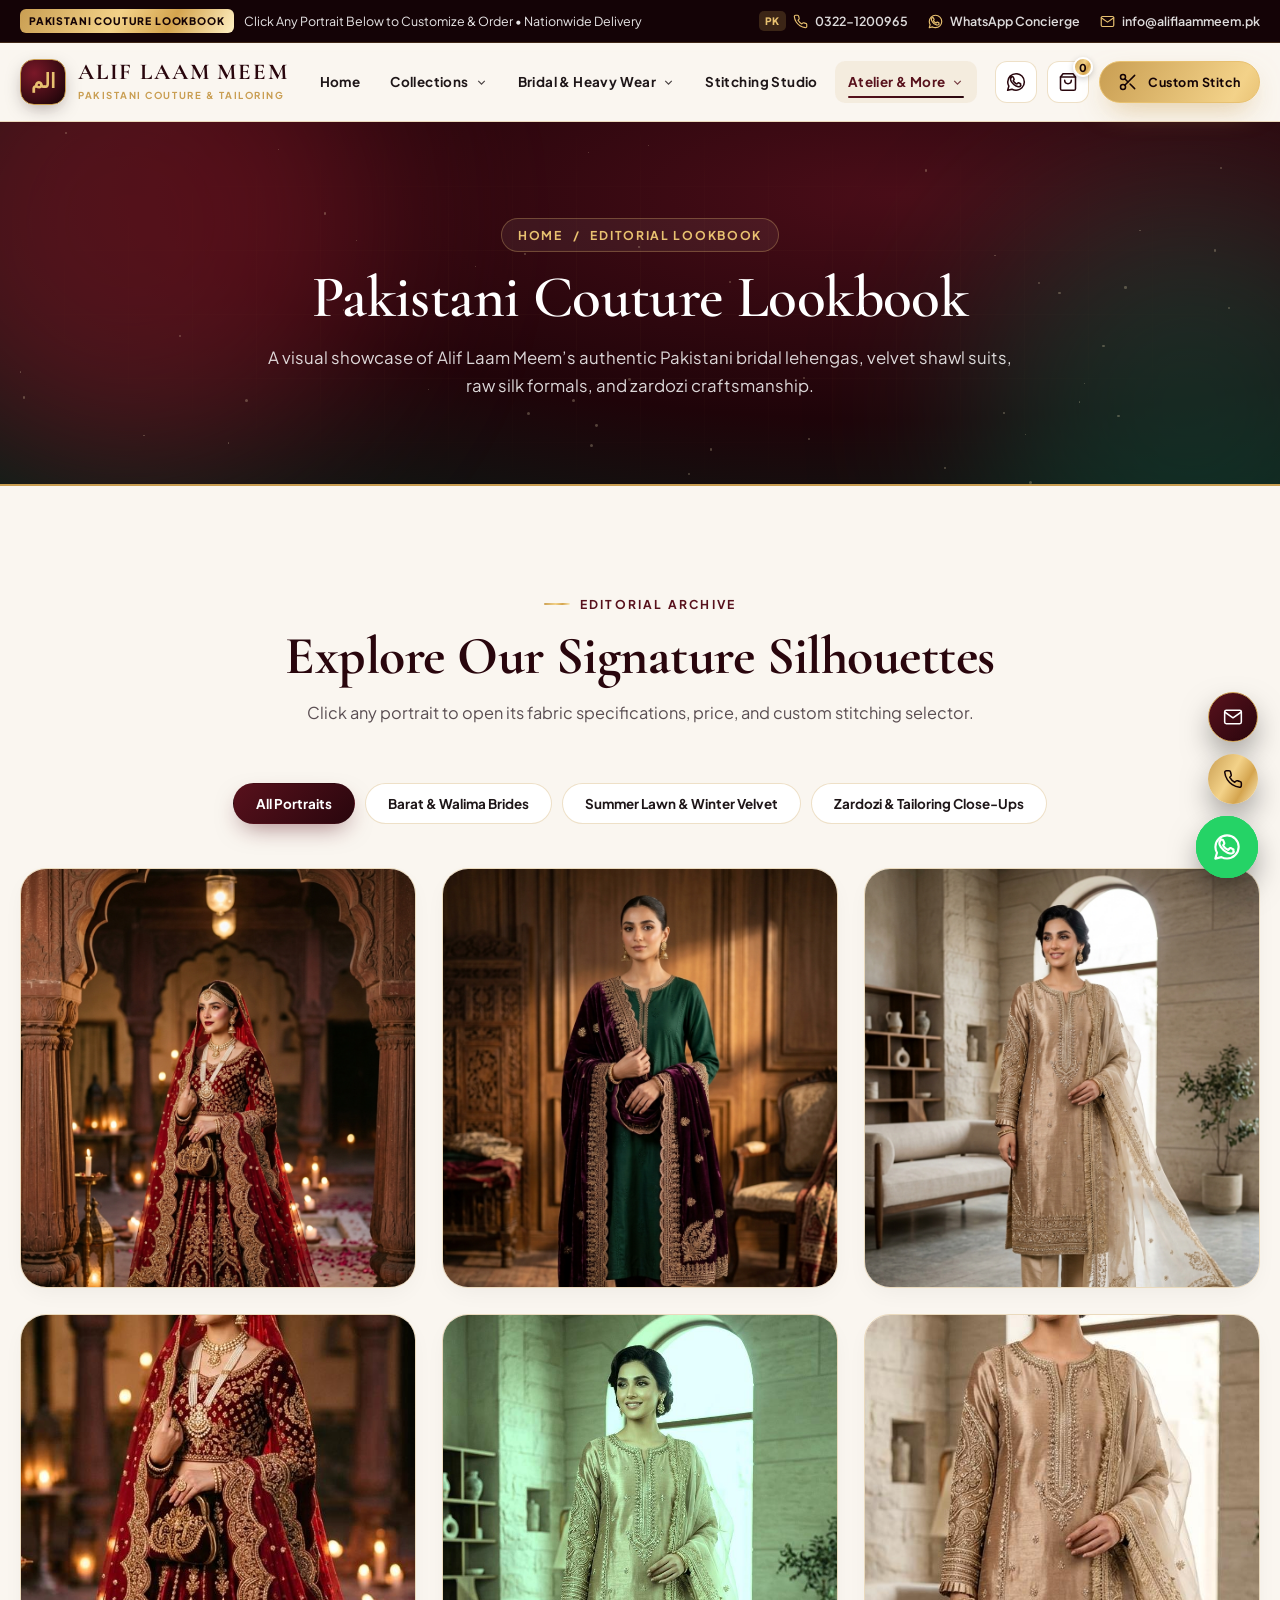
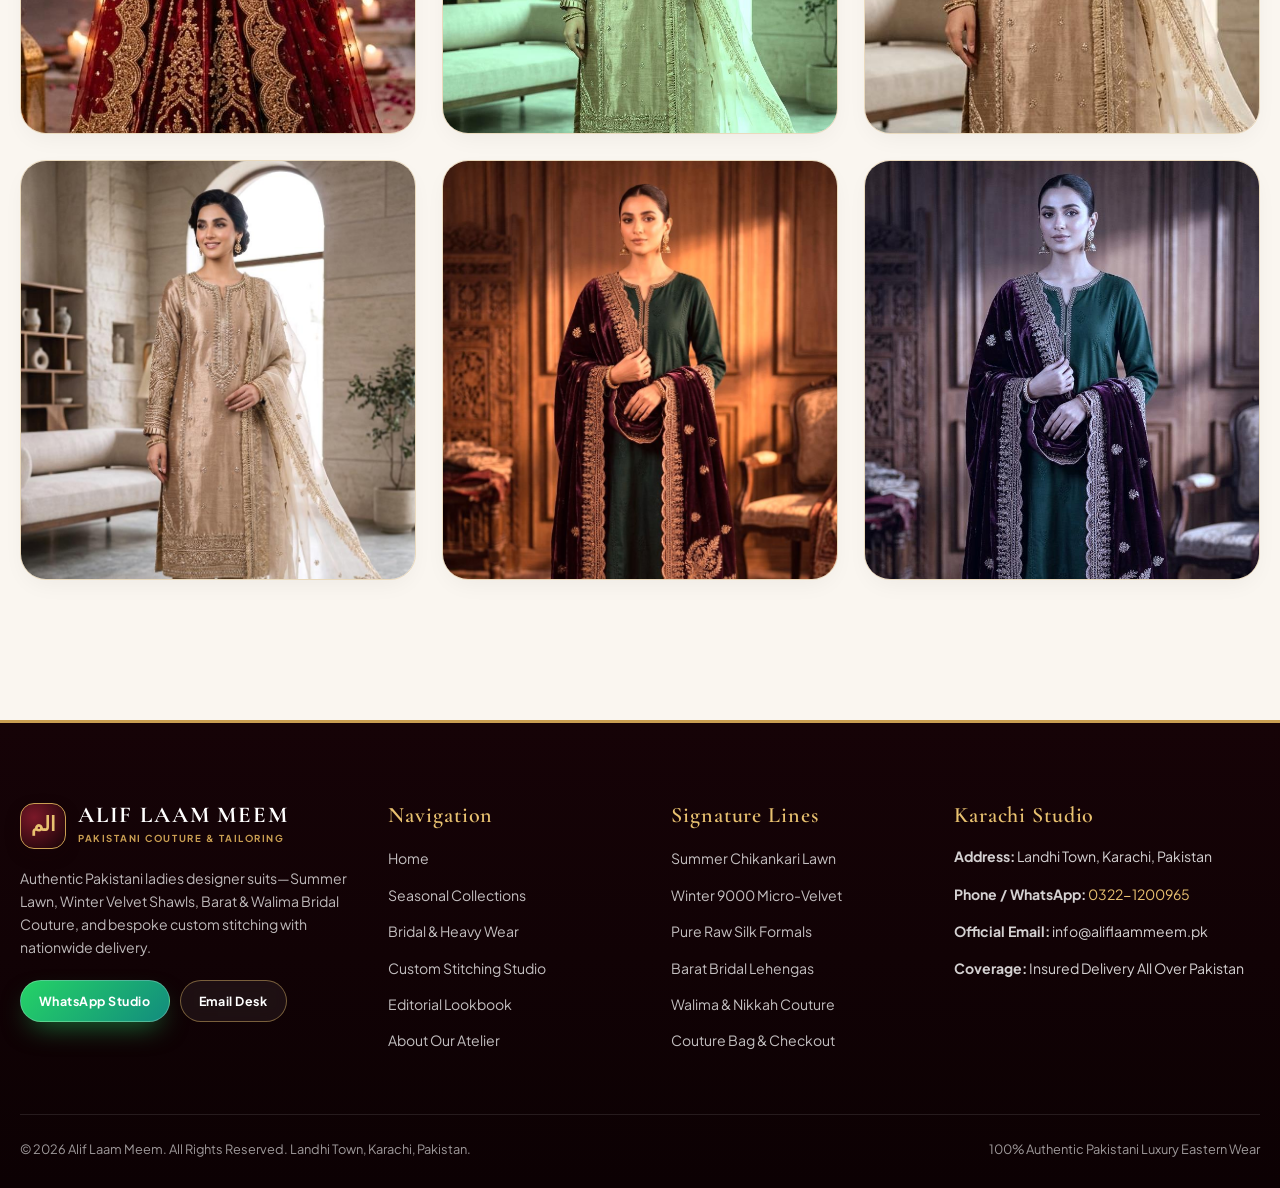
<file: gallery.html>
<!DOCTYPE html>
<html lang="en">
<head>
  <meta charset="UTF-8">
  <meta name="viewport" content="width=device-width, initial-scale=1.0">
  <title>Lookbook & Gallery | Alif Laam Meem — Pakistani Bridal & Designer Suit Showcase</title>
  <meta name="description" content="Explore the high-resolution Pakistani couture lookbook of Alif Laam Meem—featuring Barat & Walima bridal portraiture, Winter velvet shawls, and Summer lawn campaigns.">
  <link rel="stylesheet" href="assets/css/style.css">
</head>
<body>

  <!-- Top Announcement Bar -->
  <div class="top-bar">
    <div class="container top-bar-inner">
      <div class="top-bar-promo">
        <span class="badge-gold">Pakistani Couture Lookbook</span>
        <span>Click Any Portrait Below to Customize &amp; Order • Nationwide Delivery</span>
      </div>
      <div class="top-bar-links"></div>
    </div>
  </div>

  <!-- Header Navigation (Enhanced with Dropdowns by main.js) -->
  <header class="site-header">
    <div class="container header-inner"></div>
  </header>

  <!-- Page Hero Banner -->
  <section class="page-hero">
    <div class="hero-bg" aria-hidden="true">
      <div class="orb o1"></div>
      <div class="orb o2"></div>
      <div class="grid-lines"></div>
      <div class="stars" data-stars="45"></div>
    </div>
    <div class="container page-hero-content">
      <div class="breadcrumb">
        <a href="index.html">Home</a> <span>/</span> <span>Editorial Lookbook</span>
      </div>
      <h1 class="page-hero-title" style="margin-top: 12px;">Pakistani Couture Lookbook</h1>
      <p class="page-hero-desc">
        A visual showcase of Alif Laam Meem’s authentic Pakistani bridal lehengas, velvet shawl suits, raw silk formals, and zardozi craftsmanship.
      </p>
    </div>
  </section>

  <!-- Lookbook Gallery Section -->
  <section class="section-padding">
    <div class="container">
      <div class="section-header reveal">
        <span class="section-subtitle">Editorial Archive</span>
        <h2 class="section-title">Explore Our Signature Silhouettes</h2>
        <p class="section-desc">Click any portrait to open its fabric specifications, price, and custom stitching selector.</p>
      </div>

      <!-- Filter Tabs -->
      <div class="filter-bar">
        <button type="button" class="filter-btn active" data-gallery-filter="all">All Portraits</button>
        <button type="button" class="filter-btn" data-gallery-filter="bridal">Barat &amp; Walima Brides</button>
        <button type="button" class="filter-btn" data-gallery-filter="seasonal">Summer Lawn &amp; Winter Velvet</button>
        <button type="button" class="filter-btn" data-gallery-filter="craft">Zardozi &amp; Tailoring Close-Ups</button>
      </div>

      <!-- Gallery Grid (100% Authentic Local Pakistani Suit Images) -->
      <div class="gallery-grid">
        <div class="gallery-item reveal" data-category="bridal" onclick="openQuickView('alm-wed-01')">
          <img src="assets/images/pak-barat-bridal.jpg" alt="Aangan-e-Ishq Crimson Barat Lehenga">
          <div class="gallery-caption">
            <span class="category-tag">Barat Bridal Couture</span>
            <h3 class="serif-heading" style="color: #FFFFFF; font-size: 1.5rem;">Aangan-e-Ishq Crimson Lehenga</h3>
            <p style="font-size: 0.82rem; color: rgba(255,255,255,0.82);">Click to view details &amp; stitching options</p>
          </div>
        </div>

        <div class="gallery-item reveal" data-category="seasonal" onclick="openQuickView('alm-win-01')">
          <img src="assets/images/pak-winter-velvet.jpg" alt="Gul-e-Bakht Royal Velvet Shawl Suit">
          <div class="gallery-caption">
            <span class="category-tag">Winter 9000 Velvet</span>
            <h3 class="serif-heading" style="color: #FFFFFF; font-size: 1.5rem;">Gul-e-Bakht Velvet Shawl Suit</h3>
            <p style="font-size: 0.82rem; color: rgba(255,255,255,0.82);">Click to view details &amp; stitching options</p>
          </div>
        </div>

        <div class="gallery-item reveal" data-category="seasonal" onclick="openQuickView('alm-for-01')">
          <img src="assets/images/pak-formal-silk.jpg" alt="Roshanara Champagne Raw Silk">
          <div class="gallery-caption">
            <span class="category-tag">Luxury Raw Silk Formal</span>
            <h3 class="serif-heading" style="color: #FFFFFF; font-size: 1.5rem;">Roshanara Champagne Raw Silk</h3>
            <p style="font-size: 0.82rem; color: rgba(255,255,255,0.82);">Click to view details &amp; stitching options</p>
          </div>
        </div>

        <div class="gallery-item reveal" data-category="craft" onclick="openQuickView('alm-wed-03')">
          <img src="assets/images/pak-bridal-detail.jpg" alt="Shahzadi Ruby Zardozi Bridal Detail">
          <div class="gallery-caption">
            <span class="category-tag">450+ Hours Adda Zardozi</span>
            <h3 class="serif-heading" style="color: #FFFFFF; font-size: 1.5rem;">Shahzadi Bridal Lehenga &amp; Potli</h3>
            <p style="font-size: 0.82rem; color: rgba(255,255,255,0.82);">Click to view details &amp; stitching options</p>
          </div>
        </div>

        <div class="gallery-item reveal" data-category="seasonal" onclick="openQuickView('alm-sum-02')">
          <img src="assets/images/pak-summer-mint.jpg" alt="Zarine Sage Mint & Gold Jacquard">
          <div class="gallery-caption">
            <span class="category-tag">Summer Lawn &amp; Organza</span>
            <h3 class="serif-heading" style="color: #FFFFFF; font-size: 1.5rem;">Zarine Sage Mint Jacquard</h3>
            <p style="font-size: 0.82rem; color: rgba(255,255,255,0.82);">Click to view details &amp; stitching options</p>
          </div>
        </div>

        <div class="gallery-item reveal" data-category="craft" onclick="openQuickView('alm-wed-06')">
          <img src="assets/images/pak-stitching-atelier.jpg" alt="Kora Dabka Neckline & Kiran Dupatta">
          <div class="gallery-caption">
            <span class="category-tag">Master Karachi Tailoring</span>
            <h3 class="serif-heading" style="color: #FFFFFF; font-size: 1.5rem;">Kora-Dabka Neckline &amp; Kiran Finish</h3>
            <p style="font-size: 0.82rem; color: rgba(255,255,255,0.82);">Click to view details &amp; stitching options</p>
          </div>
        </div>

        <div class="gallery-item reveal" data-category="bridal" onclick="openQuickView('alm-wed-02')">
          <img src="assets/images/pak-walima-couture.jpg" alt="Noor-e-Jahan Pearl Ivory Walima Ensemble">
          <div class="gallery-caption">
            <span class="category-tag">Walima Couture</span>
            <h3 class="serif-heading" style="color: #FFFFFF; font-size: 1.5rem;">Noor-e-Jahan Pearl Walima Jora</h3>
            <p style="font-size: 0.82rem; color: rgba(255,255,255,0.82);">Click to view details &amp; stitching options</p>
          </div>
        </div>

        <div class="gallery-item reveal" data-category="seasonal" onclick="openQuickView('alm-win-03')">
          <img src="assets/images/pak-winter-khaddar.jpg" alt="Mehr-un-Nisa Spiced Plum Khaddar">
          <div class="gallery-caption">
            <span class="category-tag">Winter Khaddar &amp; Shawl</span>
            <h3 class="serif-heading" style="color: #FFFFFF; font-size: 1.5rem;">Mehr-un-Nisa Spiced Plum Suit</h3>
            <p style="font-size: 0.82rem; color: rgba(255,255,255,0.82);">Click to view details &amp; stitching options</p>
          </div>
        </div>

        <div class="gallery-item reveal" data-category="seasonal" onclick="openQuickView('alm-for-02')">
          <img src="assets/images/pak-formal-kalidaar.jpg" alt="Layla Royal Velvet & Silk Formal">
          <div class="gallery-caption">
            <span class="category-tag">Evening Couture</span>
            <h3 class="serif-heading" style="color: #FFFFFF; font-size: 1.5rem;">Layla Royal Velvet &amp; Silk Formal</h3>
            <p style="font-size: 0.82rem; color: rgba(255,255,255,0.82);">Click to view details &amp; stitching options</p>
          </div>
        </div>
      </div>
    </div>
  </section>

  <!-- Footer -->
  <footer class="site-footer">
    <div class="container">
      <div class="footer-grid">
        <div>
          <div class="brand-logo" style="margin-bottom: 18px;">
            <div class="logo-emblem">الم</div>
            <div class="logo-text">
              <span class="logo-title" style="color: #FFFFFF;">Alif Laam Meem</span>
              <span class="logo-tagline">Pakistani Couture &amp; Tailoring</span>
            </div>
          </div>
          <p style="font-size: 0.88rem; color: rgba(255,255,255,0.72); margin-bottom: 20px;">
            Authentic Pakistani ladies designer suits—Summer Lawn, Winter Velvet Shawls, Barat &amp; Walima Bridal Couture, and bespoke custom stitching with nationwide delivery.
          </p>
          <div style="display: flex; gap: 10px;">
            <a href="https://wa.me/923221200965" target="_blank" rel="noopener" class="btn btn-whatsapp btn-sm">WhatsApp Studio</a>
            <a href="mailto:info@aliflaammeem.pk" class="btn btn-outline-light btn-sm">Email Desk</a>
          </div>
        </div>

        <div>
          <h4 class="footer-heading">Navigation</h4>
          <ul class="footer-links">
            <li><a href="index.html">Home</a></li>
            <li><a href="collections.html">Seasonal Collections</a></li>
            <li><a href="wedding.html">Bridal &amp; Heavy Wear</a></li>
            <li><a href="stitching.html">Custom Stitching Studio</a></li>
            <li><a href="gallery.html">Editorial Lookbook</a></li>
            <li><a href="about.html">About Our Atelier</a></li>
          </ul>
        </div>

        <div>
          <h4 class="footer-heading">Signature Lines</h4>
          <ul class="footer-links">
            <li><a href="collections.html?filter=summer">Summer Chikankari Lawn</a></li>
            <li><a href="collections.html?filter=winter">Winter 9000 Micro-Velvet</a></li>
            <li><a href="collections.html?filter=formal">Pure Raw Silk Formals</a></li>
            <li><a href="wedding.html?filter=barat">Barat Bridal Lehengas</a></li>
            <li><a href="wedding.html?filter=walima">Walima &amp; Nikkah Couture</a></li>
            <li><a href="cart.html">Couture Bag &amp; Checkout</a></li>
          </ul>
        </div>

        <div>
          <h4 class="footer-heading">Karachi Studio</h4>
          <ul class="footer-contact-list">
            <li><span><strong>Address:</strong> Landhi Town, Karachi, Pakistan</span></li>
            <li><span><strong>Phone / WhatsApp:</strong> <a href="tel:03221200965" style="color: var(--gold-bright);">0322-1200965</a></span></li>
            <li><span><strong>Official Email:</strong> <a href="mailto:info@aliflaammeem.pk">info@aliflaammeem.pk</a></span></li>
            <li><span><strong>Coverage:</strong> Insured Delivery All Over Pakistan</span></li>
          </ul>
        </div>
      </div>

      <div class="footer-bottom">
        <span>&copy; 2026 Alif Laam Meem. All Rights Reserved. Landhi Town, Karachi, Pakistan.</span>
        <span>100% Authentic Pakistani Luxury Eastern Wear</span>
      </div>
    </div>
  </footer>

  <!-- Floating Vector Concierge Dock -->
  <div class="floating-dock"></div>

  <script src="assets/js/main.js"></script>
</body>
</html>
</file>
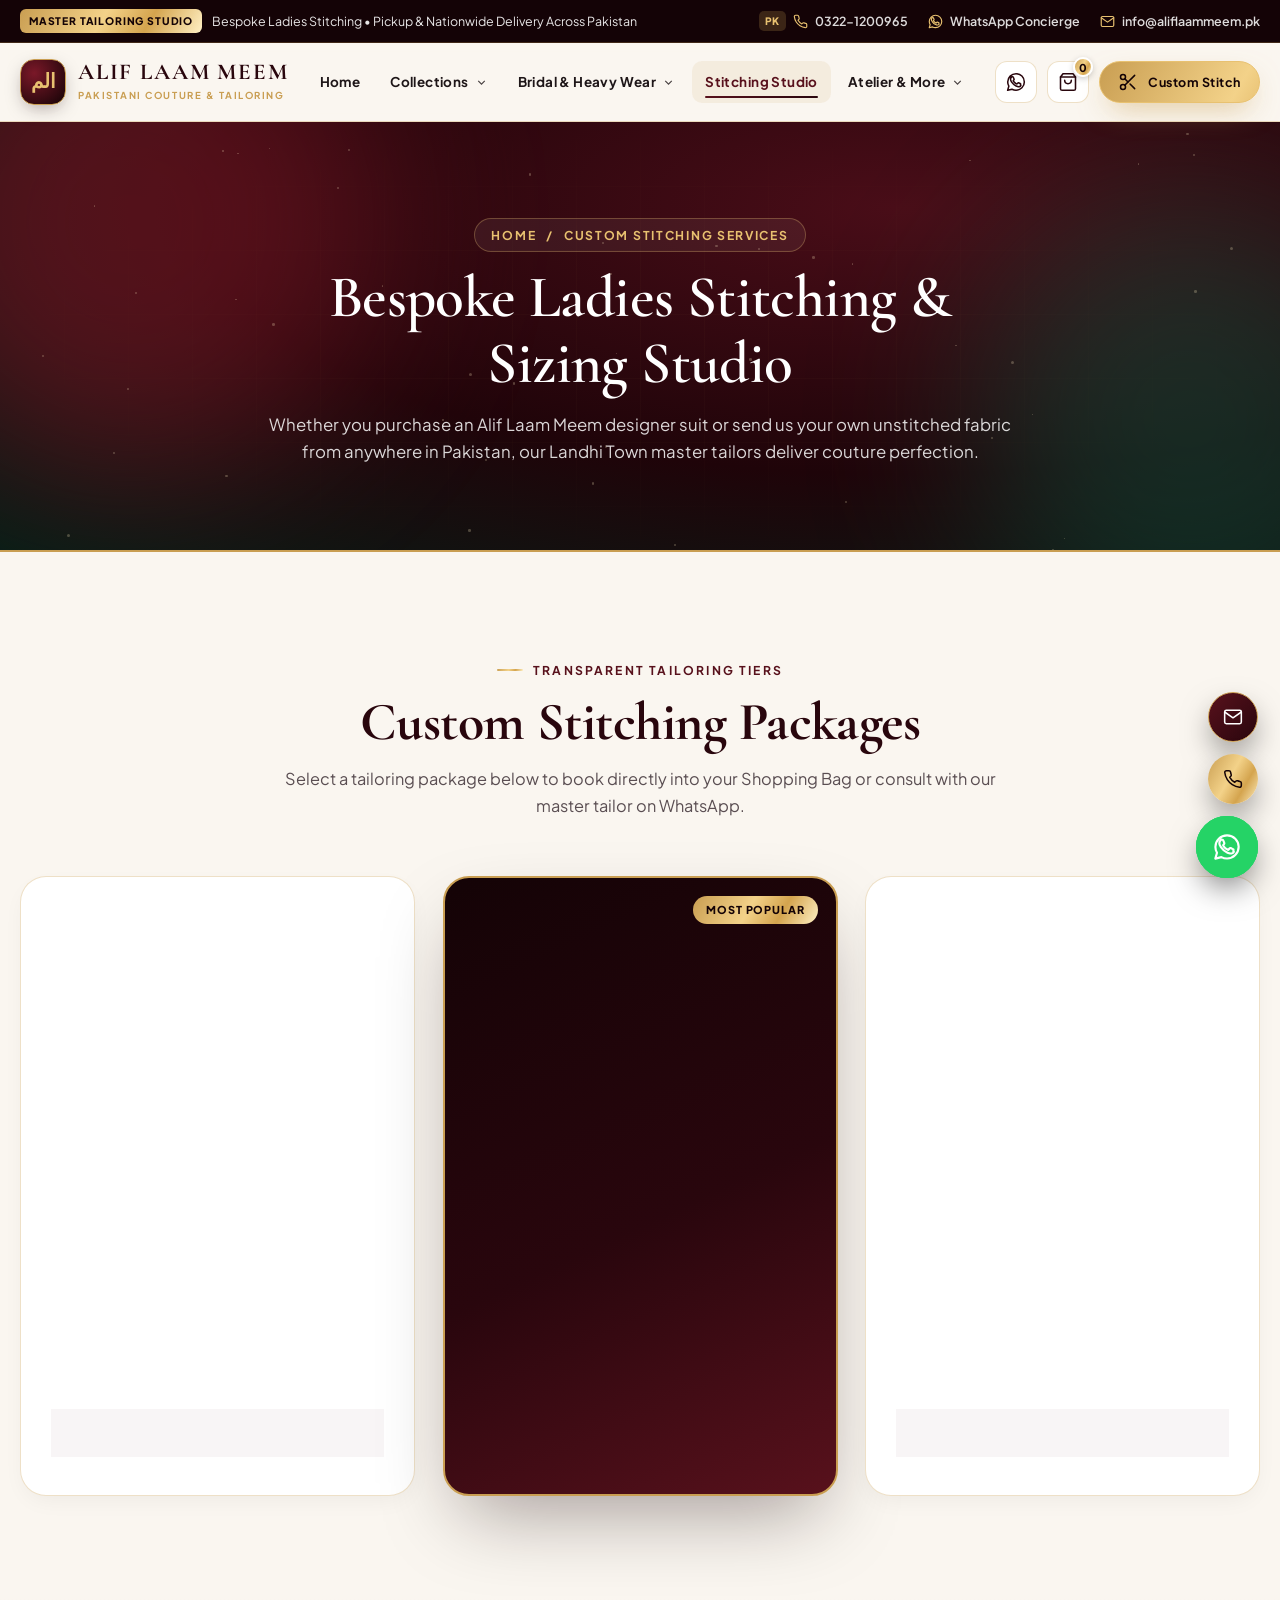
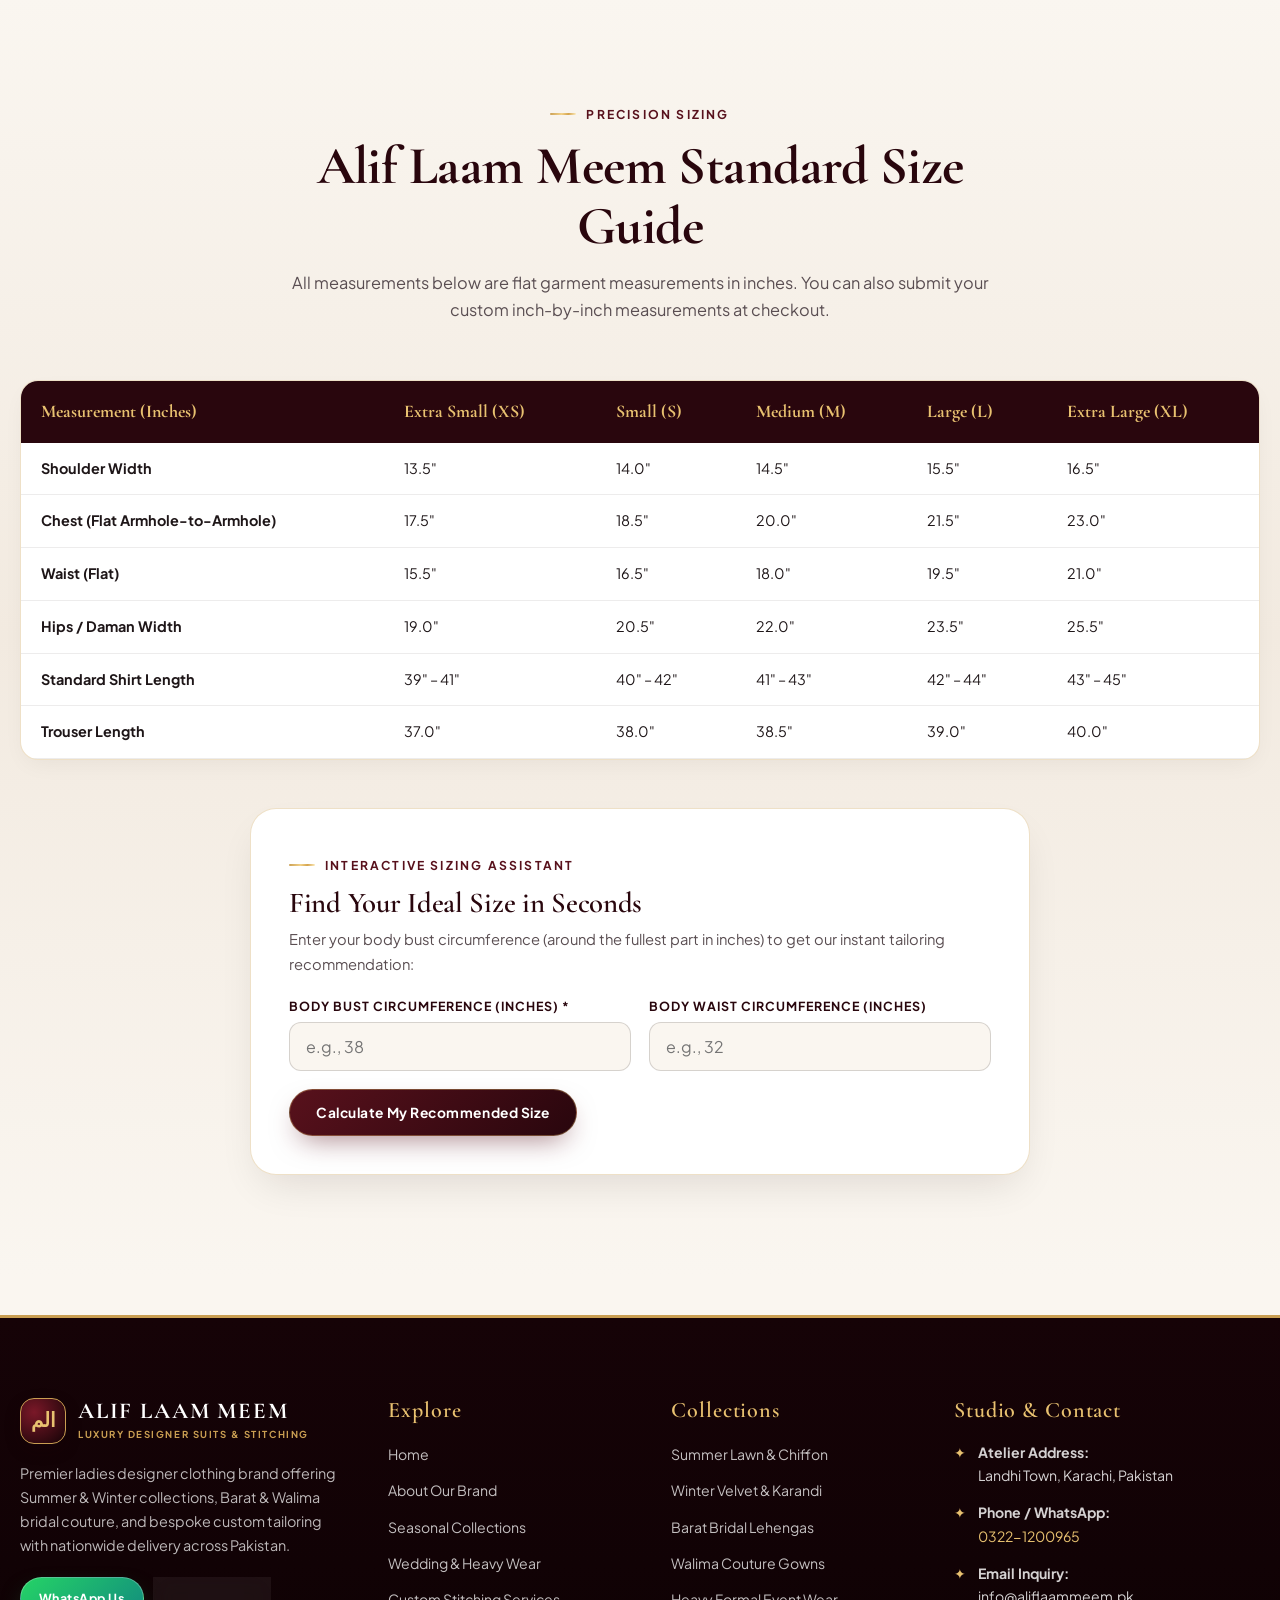
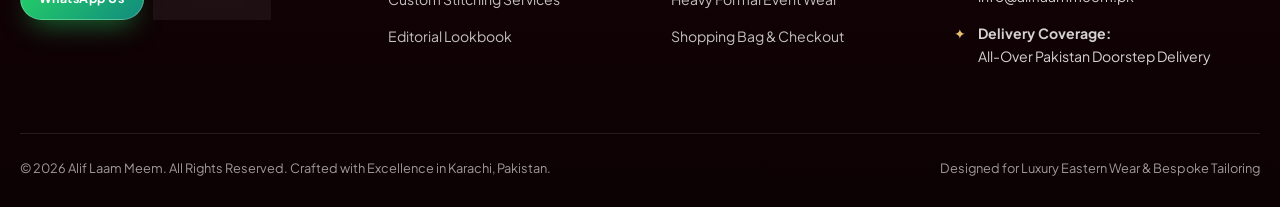
<file: stitching.html>
<!DOCTYPE html>
<html lang="en">
<head>
  <meta charset="UTF-8">
  <meta name="viewport" content="width=device-width, initial-scale=1.0">
  <title>Custom Stitching Services | Alif Laam Meem — Tailoring Packages & Size Guide</title>
  <meta name="description" content="Explore Alif Laam Meem’s custom ladies stitching services in Landhi Town, Karachi. View tailoring packages, standard size charts, and our interactive size calculator.">
  <link rel="stylesheet" href="assets/css/style.css">
</head>
<body>

  <!-- Top Announcement Bar -->
  <div class="top-bar">
    <div class="container top-bar-inner">
      <div class="top-bar-promo">
        <span class="badge-gold">Master Tailoring Studio</span>
        <span>Bespoke Ladies Stitching &bull; Pickup &amp; Nationwide Delivery Across Pakistan</span>
      </div>
      <div class="top-bar-links"></div>
    </div>
  </div>

  <!-- Header Navigation (Enhanced with 3-Zone Alignment & Dropdowns by main.js) -->
  <header class="site-header" id="site-header">
    <div class="container header-inner"></div>
  </header>

  <!-- Page Hero Banner -->
  <section class="page-hero">
    <div class="hero-bg" aria-hidden="true">
      <div class="orb o1"></div>
      <div class="orb o2"></div>
      <div class="grid-lines"></div>
      <div class="stars" data-stars="45"></div>
    </div>
    <div class="container page-hero-content">
      <div class="breadcrumb">
        <a href="index.html">Home</a> <span>/</span> <span>Custom Stitching Services</span>
      </div>
      <h1 class="page-hero-title" style="margin-top: 12px;">Bespoke Ladies Stitching &amp; Sizing Studio</h1>
      <p class="page-hero-desc">
        Whether you purchase an Alif Laam Meem designer suit or send us your own unstitched fabric from anywhere in Pakistan, our Landhi Town master tailors deliver couture perfection.
      </p>
    </div>
  </section>

  <!-- Stitching Packages Section -->
  <section class="section-padding">
    <div class="container">
      <div class="section-header reveal">
        <span class="section-subtitle">Transparent Tailoring Tiers</span>
        <h2 class="section-title">Custom Stitching Packages</h2>
        <p class="section-desc">Select a tailoring package below to book directly into your Shopping Bag or consult with our master tailor on WhatsApp.</p>
      </div>

      <div class="packages-grid">
        <!-- Package 1: Casual / Seasonal Pret -->
        <div class="package-card reveal">
          <span class="section-subtitle">Everyday Luxury</span>
          <h3 class="package-name">Signature Seasonal Stitch</h3>
          <div class="package-price">PKR 3,500 <span>/ 3-Piece Suit</span></div>
          <ul class="package-list">
            <li><span class="check">✦</span> <span>Pre-shrinking of pure lawn, khaddar, or karandi fabric</span></li>
            <li><span class="check">✦</span> <span>Custom neckline &amp; sleeve cutwork / pintuck detailing</span></li>
            <li><span class="check">✦</span> <span>Concealed silk piping (dori) on slits and daman</span></li>
            <li><span class="check">✦</span> <span>Dupatta pico / 4-side fabric patti finish</span></li>
            <li><span class="check">✦</span> <span>Custom trouser style (Cigarette, Izhaar, Shalwar, Culottes)</span></li>
          </ul>
          <button type="button" class="btn btn-outline" onclick="addToCart('alm-stitch-seasonal', 'Custom Stitching Package', 'Custom Measurements', 3500, 'Signature Seasonal 3-Piece Stitching')">
            Book Seasonal Stitching
          </button>
        </div>

        <!-- Package 2: Luxury Formal & Velvet -->
        <div class="package-card featured reveal">
          <span class="package-ribbon">Most Popular</span>
          <span class="section-subtitle">Festive &amp; Chiffon Care</span>
          <h3 class="package-name">Couture Formal Finish</h3>
          <div class="package-price">PKR 6,500 <span>/ Formal Ensemble</span></div>
          <ul class="package-list">
            <li><span class="check">✦</span> <span>Full pure grip silk / cotton-silk slip lining included</span></li>
            <li><span class="check">✦</span> <span>Handcrafted fancy tassels (latkans) &amp; pearl buttons</span></li>
            <li><span class="check">✦</span> <span>Precision kali-joining for kalidaar / pishwas silhouettes</span></li>
            <li><span class="check">✦</span> <span>Kiran, gota, or tissue jamawar border application on dupatta</span></li>
            <li><span class="check">✦</span> <span>Boutique steam-press &amp; protective garment cover</span></li>
          </ul>
          <button type="button" class="btn btn-gold" onclick="addToCart('alm-stitch-formal', 'Couture Formal Stitching', 'Custom Measurements', 6500, 'Couture Formal Ensemble Stitching')">
            Book Formal Stitching
          </button>
        </div>

        <!-- Package 3: Bridal Barat & Walima Tailoring -->
        <div class="package-card reveal">
          <span class="section-subtitle">Bridal Architecture</span>
          <h3 class="package-name">Royal Bridal Lehenga / Gown</h3>
          <div class="package-price">PKR 16,500 <span>/ Bridal Outfit</span></div>
          <ul class="package-list">
            <li><span class="check">✦</span> <span>Multi-layered bridal can-can net petticoat for regal volume</span></li>
            <li><span class="check">✦</span> <span>Structured padded/non-padded choli or maxi bodice fitting</span></li>
            <li><span class="check">✦</span> <span>Heavy bridal zardozi border attachment &amp; velvet kinari</span></li>
            <li><span class="check">✦</span> <span>Double dupatta setting (head veil + shoulder drape)</span></li>
            <li><span class="check">✦</span> <span>Complimentary fitting adjustment before nationwide dispatch</span></li>
          </ul>
          <button type="button" class="btn btn-outline" onclick="addToCart('alm-stitch-bridal', 'Bridal Couture Stitching', 'Custom Measurements', 16500, 'Royal Bridal Lehenga/Gown Stitching')">
            Book Bridal Stitching
          </button>
        </div>
      </div>
    </div>
  </section>

  <!-- Standard Size Chart & Interactive Calculator -->
  <section class="section-padding bg-warm">
    <div class="container">
      <div class="section-header reveal">
        <span class="section-subtitle">Precision Sizing</span>
        <h2 class="section-title">Alif Laam Meem Standard Size Guide</h2>
        <p class="section-desc">All measurements below are flat garment measurements in inches. You can also submit your custom inch-by-inch measurements at checkout.</p>
      </div>

      <div class="table-responsive reveal" style="margin-bottom: 48px;">
        <table class="size-table">
          <thead>
            <tr>
              <th>Measurement (Inches)</th>
              <th>Extra Small (XS)</th>
              <th>Small (S)</th>
              <th>Medium (M)</th>
              <th>Large (L)</th>
              <th>Extra Large (XL)</th>
            </tr>
          </thead>
          <tbody>
            <tr>
              <td><strong>Shoulder Width</strong></td>
              <td>13.5"</td>
              <td>14.0"</td>
              <td>14.5"</td>
              <td>15.5"</td>
              <td>16.5"</td>
            </tr>
            <tr>
              <td><strong>Chest (Flat Armhole-to-Armhole)</strong></td>
              <td>17.5"</td>
              <td>18.5"</td>
              <td>20.0"</td>
              <td>21.5"</td>
              <td>23.0"</td>
            </tr>
            <tr>
              <td><strong>Waist (Flat)</strong></td>
              <td>15.5"</td>
              <td>16.5"</td>
              <td>18.0"</td>
              <td>19.5"</td>
              <td>21.0"</td>
            </tr>
            <tr>
              <td><strong>Hips / Daman Width</strong></td>
              <td>19.0"</td>
              <td>20.5"</td>
              <td>22.0"</td>
              <td>23.5"</td>
              <td>25.5"</td>
            </tr>
            <tr>
              <td><strong>Standard Shirt Length</strong></td>
              <td>39" – 41"</td>
              <td>40" – 42"</td>
              <td>41" – 43"</td>
              <td>42" – 44"</td>
              <td>43" – 45"</td>
            </tr>
            <tr>
              <td><strong>Trouser Length</strong></td>
              <td>37.0"</td>
              <td>38.0"</td>
              <td>38.5"</td>
              <td>39.0"</td>
              <td>40.0"</td>
            </tr>
          </tbody>
        </table>
      </div>

      <!-- Interactive Size Finder Tool -->
      <div class="form-card reveal" style="max-width: 780px; margin: 0 auto;">
        <span class="section-subtitle">Interactive Sizing Assistant</span>
        <h3 class="serif-heading" style="font-size: 1.8rem; color: var(--maroon-deep); margin-bottom: 8px;">Find Your Ideal Size in Seconds</h3>
        <p style="font-size: 0.92rem; color: var(--text-secondary); margin-bottom: 20px;">
          Enter your body bust circumference (around the fullest part in inches) to get our instant tailoring recommendation:
        </p>

        <div class="form-grid" style="align-items: end;">
          <div class="form-group" style="margin-bottom: 0;">
            <label class="form-label" for="calcBust">Body Bust Circumference (Inches) *</label>
            <input type="number" id="calcBust" class="form-control" placeholder="e.g., 38" min="28" max="56">
          </div>
          <div class="form-group" style="margin-bottom: 0;">
            <label class="form-label" for="calcWaist">Body Waist Circumference (Inches)</label>
            <input type="number" id="calcWaist" class="form-control" placeholder="e.g., 32" min="22" max="52">
          </div>
        </div>

        <button type="button" id="calculateSizeBtn" class="btn btn-primary" style="margin-top: 18px;">
          Calculate My Recommended Size
        </button>

        <div id="sizeCalcResult" style="display: none; margin-top: 20px; padding: 16px 20px; background: var(--ivory-warm); border-left: 4px solid var(--gold-primary); border-radius: 4px;"></div>
      </div>
    </div>
  </section>

  <!-- Footer -->
  <footer class="site-footer">
    <div class="container">
      <div class="footer-grid">
        <div>
          <div class="brand-logo" style="margin-bottom: 18px;">
            <div class="logo-emblem">الم</div>
            <div class="logo-text">
              <span class="logo-title" style="color: #FFFFFF;">Alif Laam Meem</span>
              <span class="logo-tagline">Luxury Designer Suits &amp; Stitching</span>
            </div>
          </div>
          <p style="font-size: 0.9rem; color: rgba(255,255,255,0.72); margin-bottom: 20px;">
            Premier ladies designer clothing brand offering Summer &amp; Winter collections, Barat &amp; Walima bridal couture, and bespoke custom tailoring with nationwide delivery across Pakistan.
          </p>
          <div style="display: flex; gap: 10px;">
            <a href="https://wa.me/923221200965" target="_blank" rel="noopener" class="btn btn-whatsapp btn-sm">WhatsApp Us</a>
            <a href="mailto:info@aliflaammeem.pk" class="btn btn-outline-light btn-sm">Email Studio</a>
          </div>
        </div>

        <div>
          <h4 class="footer-heading">Explore</h4>
          <ul class="footer-links">
            <li><a href="index.html">Home</a></li>
            <li><a href="about.html">About Our Brand</a></li>
            <li><a href="collections.html">Seasonal Collections</a></li>
            <li><a href="wedding.html">Wedding &amp; Heavy Wear</a></li>
            <li><a href="stitching.html">Custom Stitching Services</a></li>
            <li><a href="gallery.html">Editorial Lookbook</a></li>
          </ul>
        </div>

        <div>
          <h4 class="footer-heading">Collections</h4>
          <ul class="footer-links">
            <li><a href="collections.html">Summer Lawn &amp; Chiffon</a></li>
            <li><a href="collections.html">Winter Velvet &amp; Karandi</a></li>
            <li><a href="wedding.html">Barat Bridal Lehengas</a></li>
            <li><a href="wedding.html">Walima Couture Gowns</a></li>
            <li><a href="wedding.html">Heavy Formal Event Wear</a></li>
            <li><a href="cart.html">Shopping Bag &amp; Checkout</a></li>
          </ul>
        </div>

        <div>
          <h4 class="footer-heading">Studio &amp; Contact</h4>
          <ul class="footer-contact-list">
            <li>
              <span class="icon" style="color:var(--gold-bright);">✦</span>
              <span><strong>Atelier Address:</strong><br>Landhi Town, Karachi, Pakistan</span>
            </li>
            <li>
              <span class="icon" style="color:var(--gold-bright);">✦</span>
              <span><strong>Phone / WhatsApp:</strong><br><a href="tel:03221200965" style="color: var(--gold-bright);">0322-1200965</a></span>
            </li>
            <li>
              <span class="icon" style="color:var(--gold-bright);">✦</span>
              <span><strong>Email Inquiry:</strong><br><a href="mailto:info@aliflaammeem.pk">info@aliflaammeem.pk</a></span>
            </li>
            <li>
              <span class="icon" style="color:var(--gold-bright);">✦</span>
              <span><strong>Delivery Coverage:</strong><br>All-Over Pakistan Doorstep Delivery</span>
            </li>
          </ul>
        </div>
      </div>

      <div class="footer-bottom">
        <span>&copy; 2026 Alif Laam Meem. All Rights Reserved. Crafted with Excellence in Karachi, Pakistan.</span>
        <span>Designed for Luxury Eastern Wear &amp; Bespoke Tailoring</span>
      </div>
    </div>
  </footer>

  <!-- Floating Quick-Action Dock (Populated by main.js) -->
  <div class="floating-dock"></div>

  <script src="assets/js/main.js"></script>
</body>
</html>
</file>
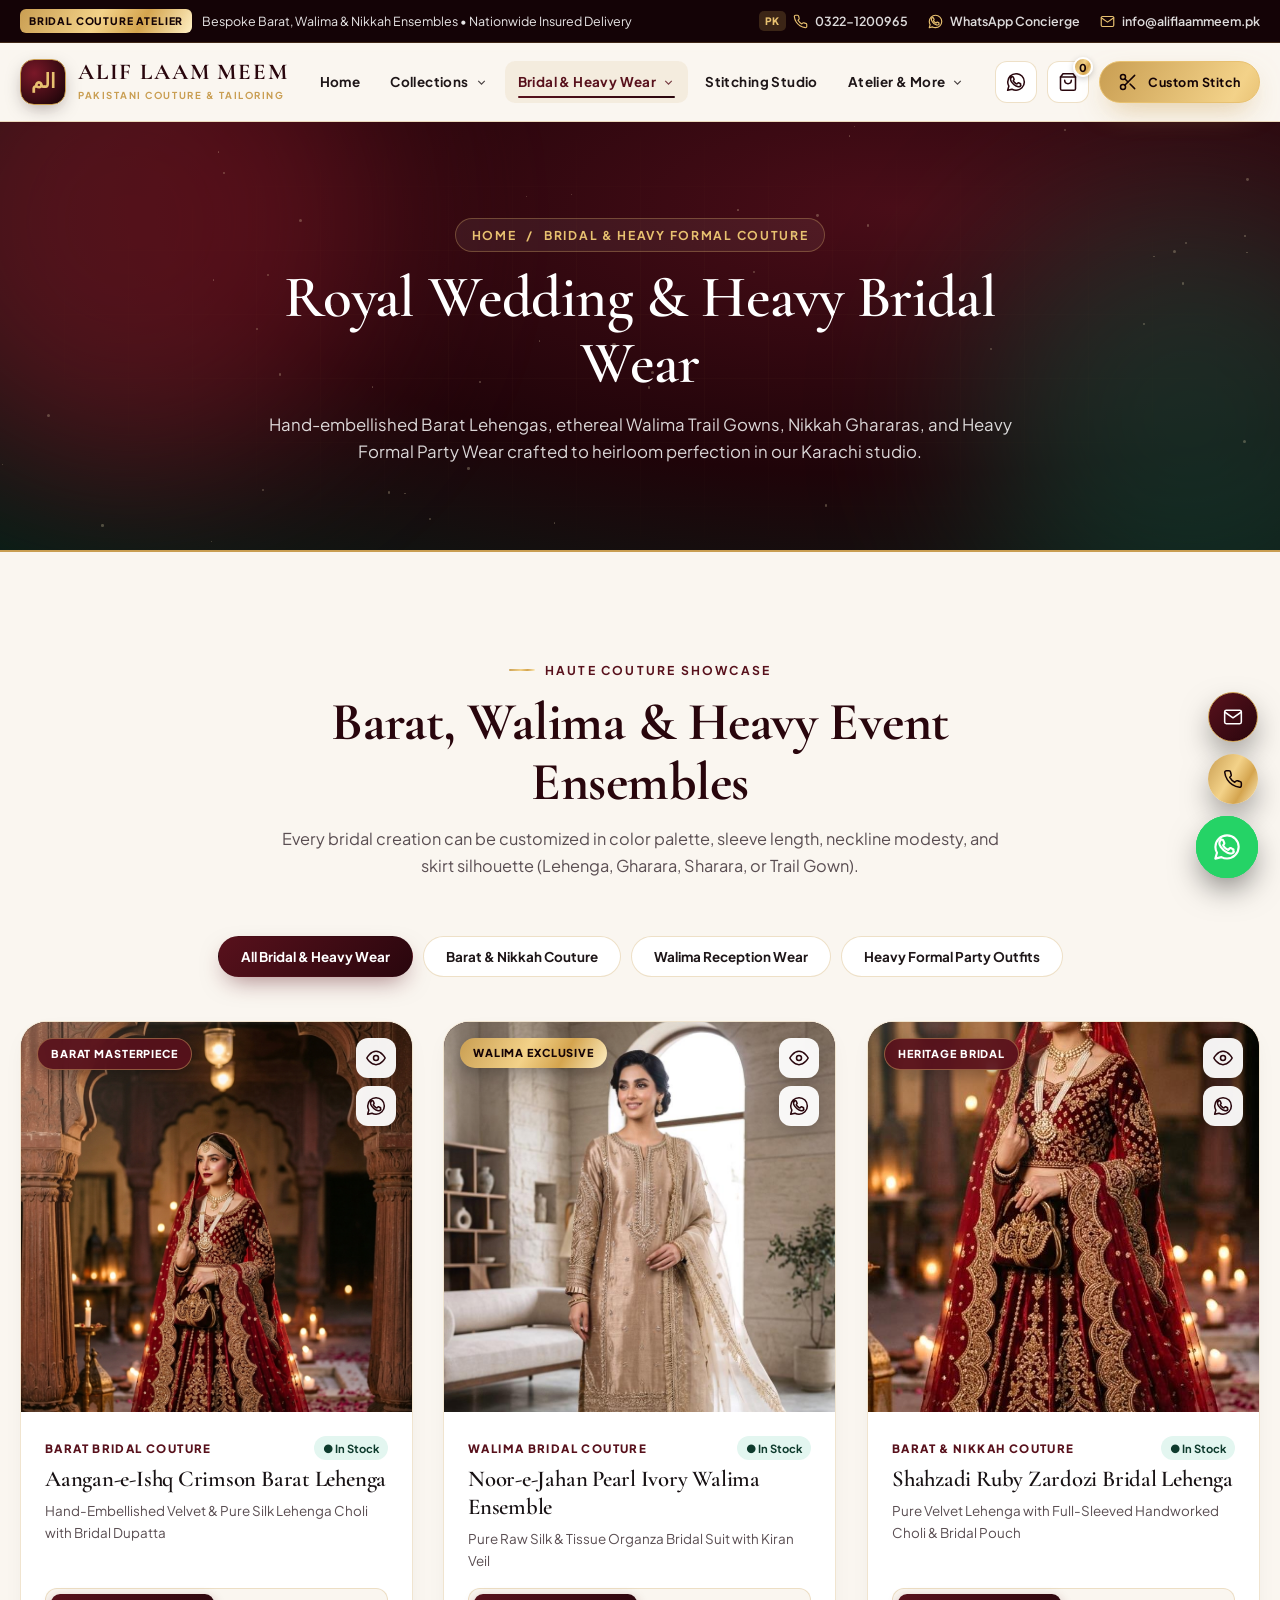
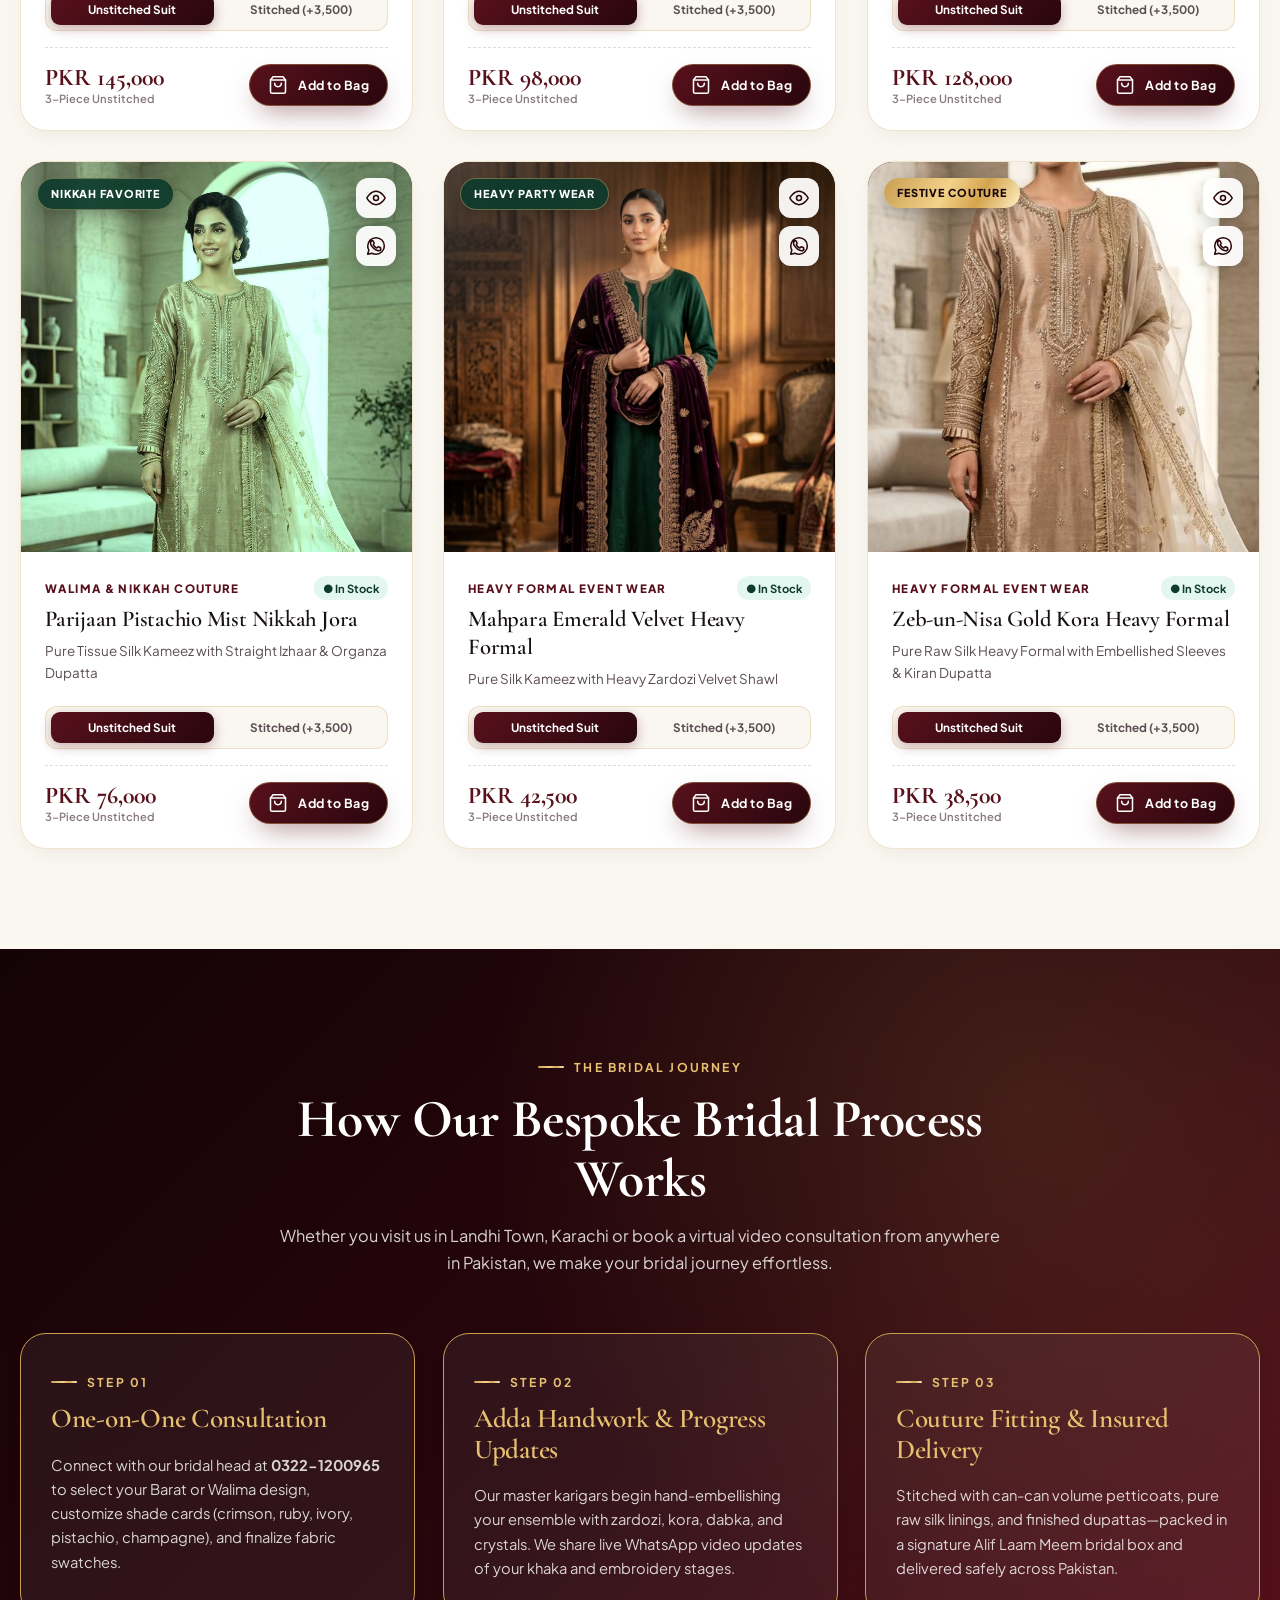
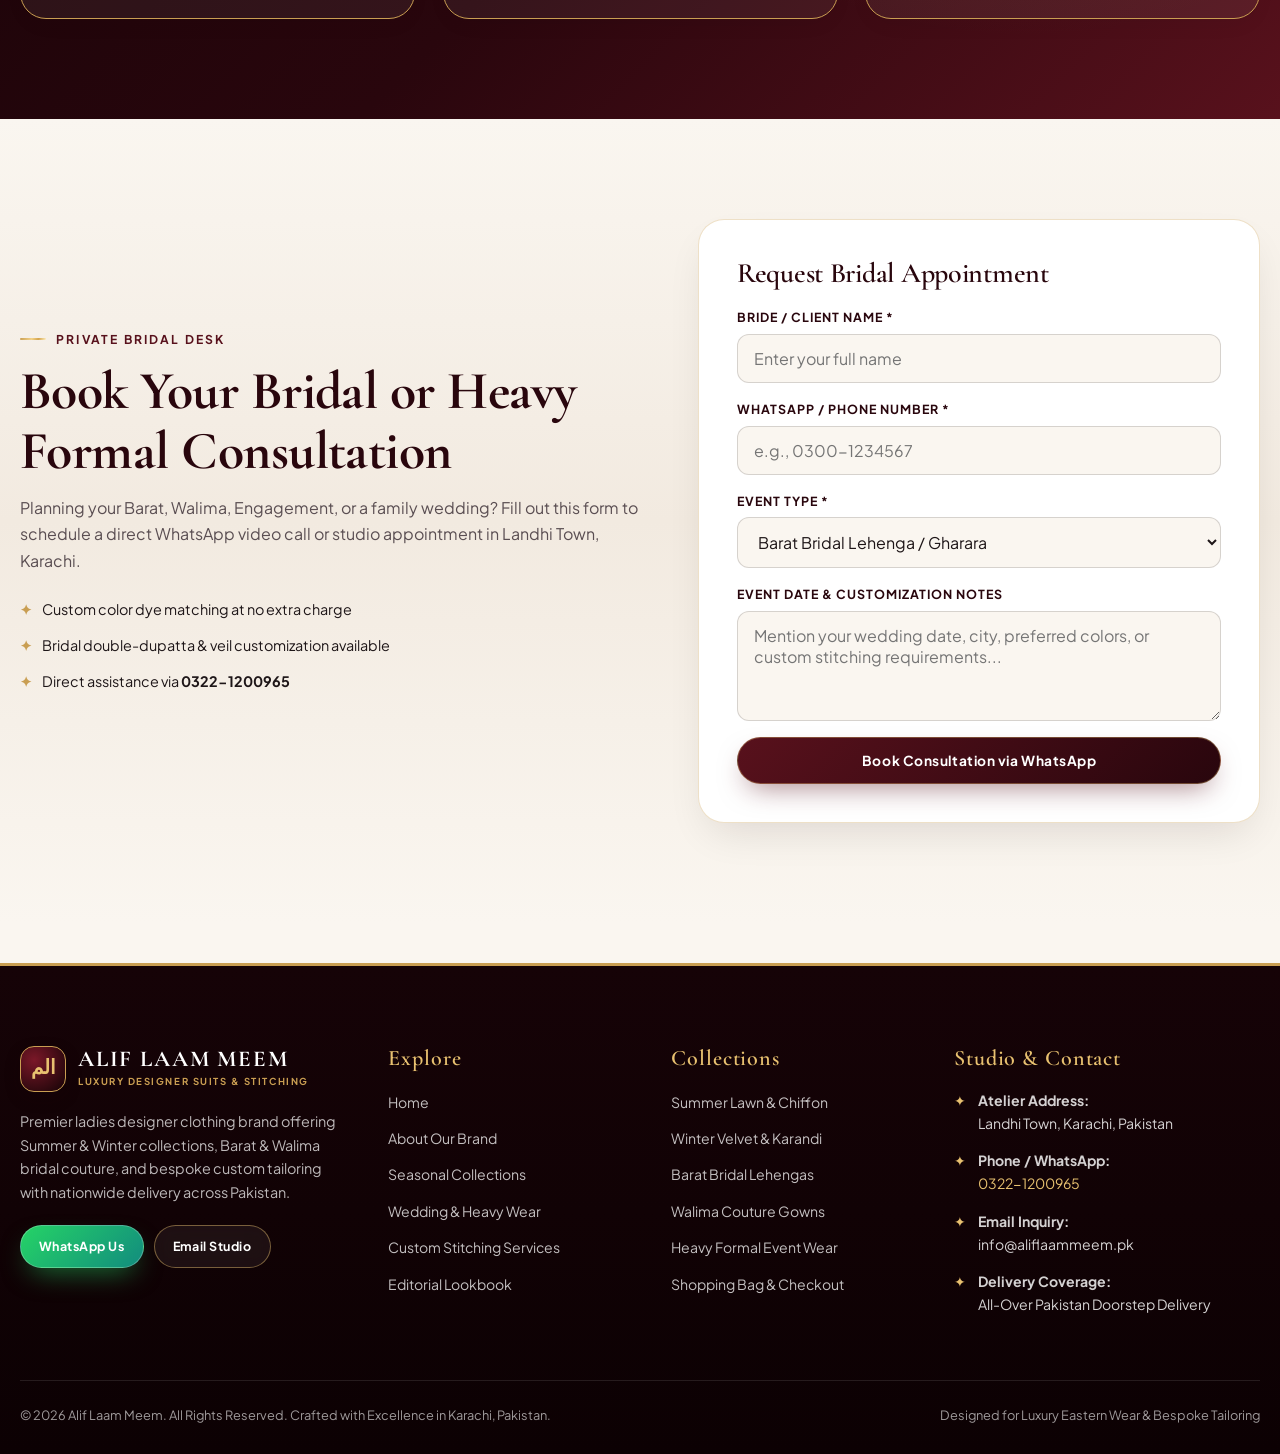
<file: wedding.html>
<!DOCTYPE html>
<html lang="en">
<head>
  <meta charset="UTF-8">
  <meta name="viewport" content="width=device-width, initial-scale=1.0">
  <title>Wedding & Heavy Bridal Wear | Alif Laam Meem — Barat, Walima & Formal Couture</title>
  <meta name="description" content="Explore Alif Laam Meem’s luxury Wedding & Heavy Bridal Wear collection featuring crimson Barat lehengas, pastel Walima gowns, and heavy party wear.">
  <link rel="stylesheet" href="assets/css/style.css">
</head>
<body>

  <!-- Top Announcement Bar -->
  <div class="top-bar">
    <div class="container top-bar-inner">
      <div class="top-bar-promo">
        <span class="badge-gold">Bridal Couture Atelier</span>
        <span>Bespoke Barat, Walima &amp; Nikkah Ensembles &bull; Nationwide Insured Delivery</span>
      </div>
      <div class="top-bar-links"></div>
    </div>
  </div>

  <!-- Header Navigation (Enhanced with 3-Zone Alignment & Dropdowns by main.js) -->
  <header class="site-header" id="site-header">
    <div class="container header-inner"></div>
  </header>

  <!-- Page Hero Banner -->
  <section class="page-hero">
    <div class="hero-bg" aria-hidden="true">
      <div class="orb o1"></div>
      <div class="orb o2"></div>
      <div class="grid-lines"></div>
      <div class="stars" data-stars="45"></div>
    </div>
    <div class="container page-hero-content">
      <div class="breadcrumb">
        <a href="index.html">Home</a> <span>/</span> <span>Bridal &amp; Heavy Formal Couture</span>
      </div>
      <h1 class="page-hero-title" style="margin-top: 12px;">Royal Wedding &amp; Heavy Bridal Wear</h1>
      <p class="page-hero-desc">
        Hand-embellished Barat Lehengas, ethereal Walima Trail Gowns, Nikkah Ghararas, and Heavy Formal Party Wear crafted to heirloom perfection in our Karachi studio.
      </p>
    </div>
  </section>

  <!-- Bridal Filter & Showcase -->
  <section class="section-padding">
    <div class="container">
      <div class="section-header reveal">
        <span class="section-subtitle">Haute Couture Showcase</span>
        <h2 class="section-title">Barat, Walima &amp; Heavy Event Ensembles</h2>
        <p class="section-desc">Every bridal creation can be customized in color palette, sleeve length, neckline modesty, and skirt silhouette (Lehenga, Gharara, Sharara, or Trail Gown).</p>
      </div>

      <!-- Filter Buttons -->
      <div class="filter-bar">
        <button type="button" class="filter-btn active" data-wedding-filter="all">All Bridal &amp; Heavy Wear</button>
        <button type="button" class="filter-btn" data-wedding-filter="barat">Barat &amp; Nikkah Couture</button>
        <button type="button" class="filter-btn" data-wedding-filter="walima">Walima Reception Wear</button>
        <button type="button" class="filter-btn" data-wedding-filter="party">Heavy Formal Party Outfits</button>
      </div>

      <!-- Bridal Products Grid -->
      <div class="products-grid" id="weddingCatalogGrid">
        <!-- Populated by assets/js/main.js -->
      </div>
    </div>
  </section>

  <!-- Bridal Customization Process -->
  <section class="section-padding bg-maroon">
    <div class="container">
      <div class="section-header reveal">
        <span class="section-subtitle">The Bridal Journey</span>
        <h2 class="section-title">How Our Bespoke Bridal Process Works</h2>
        <p class="section-desc">Whether you visit us in Landhi Town, Karachi or book a virtual video consultation from anywhere in Pakistan, we make your bridal journey effortless.</p>
      </div>

      <div class="packages-grid">
        <div class="package-card reveal" style="background: rgba(255,255,255,0.06); color: #FFFFFF; border-color: var(--gold-primary);">
          <span class="section-subtitle">Step 01</span>
          <h3 class="package-name" style="color: var(--gold-bright);">One-on-One Consultation</h3>
          <p style="font-size: 0.92rem; color: rgba(255,255,255,0.82); margin-top: 10px;">
            Connect with our bridal head at <strong>0322-1200965</strong> to select your Barat or Walima design, customize shade cards (crimson, ruby, ivory, pistachio, champagne), and finalize fabric swatches.
          </p>
        </div>

        <div class="package-card reveal" style="background: rgba(255,255,255,0.06); color: #FFFFFF; border-color: var(--gold-primary);">
          <span class="section-subtitle">Step 02</span>
          <h3 class="package-name" style="color: var(--gold-bright);">Adda Handwork &amp; Progress Updates</h3>
          <p style="font-size: 0.92rem; color: rgba(255,255,255,0.82); margin-top: 10px;">
            Our master karigars begin hand-embellishing your ensemble with zardozi, kora, dabka, and crystals. We share live WhatsApp video updates of your khaka and embroidery stages.
          </p>
        </div>

        <div class="package-card reveal" style="background: rgba(255,255,255,0.06); color: #FFFFFF; border-color: var(--gold-primary);">
          <span class="section-subtitle">Step 03</span>
          <h3 class="package-name" style="color: var(--gold-bright);">Couture Fitting &amp; Insured Delivery</h3>
          <p style="font-size: 0.92rem; color: rgba(255,255,255,0.82); margin-top: 10px;">
            Stitched with can-can volume petticoats, pure raw silk linings, and finished dupattas—packed in a signature Alif Laam Meem bridal box and delivered safely across Pakistan.
          </p>
        </div>
      </div>
    </div>
  </section>

  <!-- Book a Private Bridal Consultation Form -->
  <section class="section-padding bg-warm">
    <div class="container split-showcase">
      <div class="reveal">
        <span class="section-subtitle">Private Bridal Desk</span>
        <h2 class="section-title">Book Your Bridal or Heavy Formal Consultation</h2>
        <p style="color: var(--text-secondary); margin-bottom: 24px;">
          Planning your Barat, Walima, Engagement, or a family wedding? Fill out this form to schedule a direct WhatsApp video call or studio appointment in Landhi Town, Karachi.
        </p>
        <ul class="package-list">
          <li><span class="check">✦</span> <span>Custom color dye matching at no extra charge</span></li>
          <li><span class="check">✦</span> <span>Bridal double-dupatta &amp; veil customization available</span></li>
          <li><span class="check">✦</span> <span>Direct assistance via <strong>0322-1200965</strong></span></li>
        </ul>
      </div>

      <div class="form-card reveal">
        <h3 class="serif-heading" style="font-size: 1.75rem; color: var(--maroon-deep); margin-bottom: 18px;">Request Bridal Appointment</h3>
        <form class="js-inquiry-form">
          <div class="form-group">
            <label class="form-label">Bride / Client Name *</label>
            <input type="text" name="name" class="form-control" placeholder="Enter your full name" required>
          </div>
          <div class="form-group">
            <label class="form-label">WhatsApp / Phone Number *</label>
            <input type="tel" name="phone" class="form-control" placeholder="e.g., 0300-1234567" required>
          </div>
          <div class="form-group">
            <label class="form-label">Event Type *</label>
            <select name="subject" class="form-control">
              <option value="Barat Bridal Lehenga / Gharara">Barat Bridal Lehenga / Gharara</option>
              <option value="Walima Gown / Pishwas">Walima Bridal Gown / Pishwas</option>
              <option value="Nikkah / Engagement Outfit">Nikkah / Engagement Couture</option>
              <option value="Heavy Formal Party Wear">Heavy Formal Party Wear</option>
            </select>
          </div>
          <div class="form-group">
            <label class="form-label">Event Date &amp; Customization Notes</label>
            <textarea name="message" class="form-control" placeholder="Mention your wedding date, city, preferred colors, or custom stitching requirements..."></textarea>
          </div>
          <button type="submit" class="btn btn-primary" style="width: 100%;">Book Consultation via WhatsApp</button>
        </form>
      </div>
    </div>
  </section>

  <!-- Footer -->
  <footer class="site-footer">
    <div class="container">
      <div class="footer-grid">
        <div>
          <div class="brand-logo" style="margin-bottom: 18px;">
            <div class="logo-emblem">الم</div>
            <div class="logo-text">
              <span class="logo-title" style="color: #FFFFFF;">Alif Laam Meem</span>
              <span class="logo-tagline">Luxury Designer Suits &amp; Stitching</span>
            </div>
          </div>
          <p style="font-size: 0.9rem; color: rgba(255,255,255,0.72); margin-bottom: 20px;">
            Premier ladies designer clothing brand offering Summer &amp; Winter collections, Barat &amp; Walima bridal couture, and bespoke custom tailoring with nationwide delivery across Pakistan.
          </p>
          <div style="display: flex; gap: 10px;">
            <a href="https://wa.me/923221200965" target="_blank" rel="noopener" class="btn btn-whatsapp btn-sm">WhatsApp Us</a>
            <a href="mailto:info@aliflaammeem.pk" class="btn btn-outline-light btn-sm">Email Studio</a>
          </div>
        </div>

        <div>
          <h4 class="footer-heading">Explore</h4>
          <ul class="footer-links">
            <li><a href="index.html">Home</a></li>
            <li><a href="about.html">About Our Brand</a></li>
            <li><a href="collections.html">Seasonal Collections</a></li>
            <li><a href="wedding.html">Wedding &amp; Heavy Wear</a></li>
            <li><a href="stitching.html">Custom Stitching Services</a></li>
            <li><a href="gallery.html">Editorial Lookbook</a></li>
          </ul>
        </div>

        <div>
          <h4 class="footer-heading">Collections</h4>
          <ul class="footer-links">
            <li><a href="collections.html">Summer Lawn &amp; Chiffon</a></li>
            <li><a href="collections.html">Winter Velvet &amp; Karandi</a></li>
            <li><a href="wedding.html">Barat Bridal Lehengas</a></li>
            <li><a href="wedding.html">Walima Couture Gowns</a></li>
            <li><a href="wedding.html">Heavy Formal Event Wear</a></li>
            <li><a href="cart.html">Shopping Bag &amp; Checkout</a></li>
          </ul>
        </div>

        <div>
          <h4 class="footer-heading">Studio &amp; Contact</h4>
          <ul class="footer-contact-list">
            <li>
              <span class="icon" style="color:var(--gold-bright);">✦</span>
              <span><strong>Atelier Address:</strong><br>Landhi Town, Karachi, Pakistan</span>
            </li>
            <li>
              <span class="icon" style="color:var(--gold-bright);">✦</span>
              <span><strong>Phone / WhatsApp:</strong><br><a href="tel:03221200965" style="color: var(--gold-bright);">0322-1200965</a></span>
            </li>
            <li>
              <span class="icon" style="color:var(--gold-bright);">✦</span>
              <span><strong>Email Inquiry:</strong><br><a href="mailto:info@aliflaammeem.pk">info@aliflaammeem.pk</a></span>
            </li>
            <li>
              <span class="icon" style="color:var(--gold-bright);">✦</span>
              <span><strong>Delivery Coverage:</strong><br>All-Over Pakistan Doorstep Delivery</span>
            </li>
          </ul>
        </div>
      </div>

      <div class="footer-bottom">
        <span>&copy; 2026 Alif Laam Meem. All Rights Reserved. Crafted with Excellence in Karachi, Pakistan.</span>
        <span>Designed for Luxury Eastern Wear &amp; Bespoke Tailoring</span>
      </div>
    </div>
  </footer>

  <!-- Floating Quick-Action Dock (Populated by main.js) -->
  <div class="floating-dock"></div>

  <script src="assets/js/main.js"></script>
</body>
</html>
</file>
<file: assets/css/style.css>
/* ==========================================================================
   ALIF LAAM MEEM — Ultra-Luxury Pakistani Couture & Custom Stitching Atelier
   Master Stylesheet v3.0 (3D Perspective Animations, GoBaku-Inspired
   Combinations, Flawless Header/Grid Alignment, Custom Vector SVG System)
   ========================================================================== */

@import url('https://fonts.googleapis.com/css2?family=Cormorant+Garamond:ital,wght@0,500;0,600;0,700;1,500;1,600&family=Plus+Jakarta+Sans:wght@400;500;600;700;800&display=swap');

:root {
  /* Royal Pakistani Couture Color Palette & Surface Combinations */
  --maroon-obsidian: #140306;
  --maroon-deep: #29060D;
  --maroon-primary: #58111C;
  --maroon-rich: #7A1828;
  --emerald-deep: #062119;
  --emerald-primary: #0E3B2D;
  --emerald-bright: #19B382;
  --gold-primary: #C99E52;
  --gold-bright: #E8C170;
  --gold-shimmer: #FFF0C4;
  --gold-border: rgba(201, 158, 82, 0.32);
  --wa-green: #25D366;

  /* Light & Warm Couture Surfaces */
  --ivory-bg: #FAF6F0;
  --ivory-warm: #F2EAE0;
  --ivory-card: #FFFFFF;
  --surface-glass-dark: rgba(255, 255, 255, 0.06);
  --surface-glass-border: rgba(232, 193, 112, 0.25);

  /* Typography Colors */
  --charcoal: #181214;
  --text-primary: #1E1618;
  --text-secondary: #5A4E52;
  --text-muted: #887A7E;

  /* Gradients */
  --grad-gold: linear-gradient(120deg, #C99E52 0%, #F3D289 45%, #D4A44E 70%, #FFF0C4 100%);
  --grad-gold-text: linear-gradient(120deg, #FFF0C4 0%, #E8C170 30%, #C99E52 55%, #E8C170 80%, #FFF0C4 100%);
  --grad-maroon: linear-gradient(135deg, #58111C 0%, #29060D 100%);
  --grad-royal-banner: linear-gradient(120deg, #1E0409 0%, #460D17 52%, #0A2E23 100%);

  /* Typography Fonts */
  --font-heading: 'Cormorant Garamond', Georgia, serif;
  --font-body: 'Plus Jakarta Sans', -apple-system, BlinkMacSystemFont, sans-serif;

  /* Elevations & 3D Motion */
  --shadow-sm: 0 8px 24px -6px rgba(24, 18, 20, 0.06);
  --shadow-md: 0 18px 42px -12px rgba(27, 4, 8, 0.12);
  --shadow-lg: 0 30px 70px -18px rgba(20, 3, 6, 0.26);
  --shadow-3d: 0 34px 80px -20px rgba(20, 3, 6, 0.38);
  --shadow-gold: 0 14px 34px -8px rgba(201, 158, 82, 0.38);
  --ease-luxury: cubic-bezier(0.22, 1, 0.36, 1);

  --radius-sm: 10px;
  --radius-md: 18px;
  --radius-lg: 26px;
  --radius-arch: 220px 220px 20px 20px;
}

/* ==========================================================================
   1. RESET & BASE
   ========================================================================== */
*, *::before, *::after {
  box-sizing: border-box;
  margin: 0;
  padding: 0;
}

html {
  scroll-behavior: smooth;
  font-size: 16px;
  -webkit-text-size-adjust: 100%;
}

body {
  font-family: var(--font-body);
  background-color: var(--ivory-bg);
  color: var(--text-primary);
  line-height: 1.65;
  overflow-x: hidden;
  -webkit-font-smoothing: antialiased;
}

body.nav-open,
body.modal-open {
  overflow: hidden;
}

img {
  max-width: 100%;
  height: auto;
  display: block;
}

a {
  color: inherit;
  text-decoration: none;
  transition: all 0.3s var(--ease-luxury);
}

ul, ol {
  list-style: none;
}

button, input, select, textarea {
  font-family: inherit;
  font-size: inherit;
  color: inherit;
  outline: none;
  border: none;
  background: none;
}

button {
  cursor: pointer;
}

svg.icon-svg {
  width: 20px;
  height: 20px;
  fill: none;
  stroke: currentColor;
  stroke-width: 1.85;
  stroke-linecap: round;
  stroke-linejoin: round;
  flex-shrink: 0;
}

/* Top Scroll Progress Bar */
.scroll-progress {
  position: fixed;
  top: 0;
  left: 0;
  right: 0;
  height: 3px;
  z-index: 2500;
  background: linear-gradient(90deg, var(--gold-primary), var(--emerald-bright), var(--gold-bright));
  transform: scaleX(0);
  transform-origin: left;
  transition: transform 0.08s linear;
}

/* Custom Scrollbar */
::-webkit-scrollbar {
  width: 9px;
}
::-webkit-scrollbar-track {
  background: var(--maroon-obsidian);
}
::-webkit-scrollbar-thumb {
  background: linear-gradient(180deg, var(--gold-primary), var(--maroon-primary));
  border-radius: 5px;
}

/* ==========================================================================
   2. KEYFRAME ANIMATIONS (2D & TRUE 3D PERSPECTIVE)
   ========================================================================== */
@keyframes shineText {
  to { background-position: 200% center; }
}

@keyframes shimmerSweep {
  0% { transform: translateX(-130%) skewX(-20deg); }
  100% { transform: translateX(230%) skewX(-20deg); }
}

@keyframes orbDrift {
  0% { transform: translate3d(0, 0, 0) scale(1); }
  50% { transform: translate3d(55px, 35px, 0) scale(1.1); }
  100% { transform: translate3d(-35px, 60px, 0) scale(0.94); }
}

@keyframes twinkleStar {
  0%, 100% { opacity: 0.15; transform: scale(0.85); }
  50% { opacity: 0.92; transform: scale(1.25); }
}

@keyframes float3DStage {
  0%, 100% {
    transform: perspective(1200px) rotateY(-4deg) rotateX(2deg) translate3d(0, 0, 0);
  }
  50% {
    transform: perspective(1200px) rotateY(4deg) rotateX(-2deg) translate3d(0, -12px, 14px);
  }
}

@keyframes floatChip3D {
  0%, 100% {
    transform: translate3d(0, 0, 45px);
  }
  50% {
    transform: translate3d(0, -10px, 60px);
  }
}

@keyframes orbit3DRing1 {
  0% { transform: translate(-50%, -50%) rotateX(68deg) rotateY(12deg) rotateZ(0deg); }
  100% { transform: translate(-50%, -50%) rotateX(68deg) rotateY(12deg) rotateZ(360deg); }
}

@keyframes orbit3DRing2 {
  0% { transform: translate(-50%, -50%) rotateX(62deg) rotateY(-18deg) rotateZ(360deg); }
  100% { transform: translate(-50%, -50%) rotateX(62deg) rotateY(-18deg) rotateZ(0deg); }
}

@keyframes spinSlow {
  to { transform: rotate(360deg); }
}

@keyframes marqueeScroll {
  0% { transform: translateX(0); }
  100% { transform: translateX(-50%); }
}

@keyframes pingDot {
  0% { box-shadow: 0 0 0 0 rgba(37, 211, 102, 0.75); }
  100% { box-shadow: 0 0 0 11px rgba(37, 211, 102, 0); }
}

@keyframes waRingExpand {
  0% { transform: scale(1); opacity: 0.8; }
  100% { transform: scale(1.68); opacity: 0; }
}

@keyframes phoneShake {
  0%, 80%, 100% { transform: rotate(0); }
  84% { transform: rotate(-16deg); }
  88% { transform: rotate(15deg); }
  92% { transform: rotate(-10deg); }
  96% { transform: rotate(8deg); }
}

@keyframes caretBlink {
  50% { border-color: transparent; }
}

@keyframes slideInRight {
  from { opacity: 0; transform: translate3d(36px, 0, 0); }
  to { opacity: 1; transform: translate3d(0, 0, 0); }
}

@keyframes scrollWheel {
  0% { opacity: 0; transform: translate(-50%, 0); }
  40% { opacity: 1; }
  100% { opacity: 0; transform: translate(-50%, 14px); }
}

/* ==========================================================================
   3. TYPOGRAPHY, ALIGNMENT & 3D UTILITIES
   ========================================================================== */
h1, h2, h3, h4, .serif-heading {
  font-family: var(--font-heading);
  font-weight: 600;
  line-height: 1.12;
  color: var(--charcoal);
  letter-spacing: -0.01em;
}

.grad-text {
  background: var(--grad-gold-text);
  background-size: 200% auto;
  -webkit-background-clip: text;
  background-clip: text;
  color: transparent;
  animation: shineText 6s linear infinite;
}

.serif-italic {
  font-family: var(--font-heading);
  font-style: italic;
  font-weight: 500;
}

.container {
  width: min(1280px, 100% - 40px);
  margin-inline: auto;
}

.section-padding {
  padding: 100px 0;
  position: relative;
}

.bg-warm {
  background: linear-gradient(180deg, var(--ivory-bg) 0%, var(--ivory-warm) 50%, var(--ivory-bg) 100%);
}

.bg-maroon {
  background: radial-gradient(circle at 80% 20%, rgba(201, 158, 82, 0.16), transparent 45%),
              linear-gradient(135deg, var(--maroon-obsidian) 0%, var(--maroon-deep) 55%, var(--maroon-primary) 100%);
  color: #FFFFFF;
}

.bg-emerald {
  background: radial-gradient(circle at 20% 80%, rgba(201, 158, 82, 0.16), transparent 45%),
              linear-gradient(135deg, var(--emerald-deep) 0%, var(--emerald-primary) 100%);
  color: #FFFFFF;
}

.section-header {
  text-align: center;
  max-width: 720px;
  margin: 0 auto 56px;
}

.section-header.left {
  margin-left: 0;
  text-align: left;
}

.section-subtitle {
  display: inline-flex;
  align-items: center;
  gap: 10px;
  font-size: 0.76rem;
  font-weight: 700;
  text-transform: uppercase;
  letter-spacing: 0.18em;
  color: var(--maroon-primary);
  margin-bottom: 12px;
}

.bg-maroon .section-subtitle,
.bg-emerald .section-subtitle,
.page-hero .section-subtitle {
  color: var(--gold-bright);
}

.section-subtitle::before {
  content: '';
  width: 26px;
  height: 2px;
  background: var(--grad-gold);
  border-radius: 2px;
}

.section-title {
  font-size: clamp(2.2rem, 4.2vw, 3.35rem);
  color: var(--maroon-deep);
  margin-bottom: 14px;
  font-weight: 700;
}

.bg-maroon .section-title,
.bg-emerald .section-title {
  color: #FFFFFF;
}

.section-desc {
  font-size: 1.02rem;
  color: var(--text-secondary);
  line-height: 1.65;
}

.bg-maroon .section-desc,
.bg-emerald .section-desc {
  color: rgba(255, 255, 255, 0.82);
}

/* 3D Interactive Tilt & Cursor Spotlight System */
.tilt-3d {
  transform-style: preserve-3d;
  will-change: transform;
  transition: transform 0.55s var(--ease-luxury), box-shadow 0.55s var(--ease-luxury), border-color 0.4s ease;
  position: relative;
}

.tilt-3d.is-tilting {
  transition: transform 0.1s linear, box-shadow 0.35s ease, border-color 0.35s ease;
}

.tilt-3d::before {
  content: '';
  position: absolute;
  inset: 0;
  border-radius: inherit;
  background: radial-gradient(420px circle at var(--mx, 50%) var(--my, 0%), rgba(201, 158, 82, 0.18), transparent 50%);
  opacity: 0;
  transition: opacity 0.4s ease;
  pointer-events: none;
  z-index: 1;
}

.tilt-3d:hover::before {
  opacity: 1;
}

/* 3D Scroll Reveal Unfolding */
.reveal {
  opacity: 0;
  transform: perspective(1000px) translate3d(0, 38px, 0) rotateX(8deg);
  transition: opacity 0.85s var(--ease-luxury), transform 0.85s var(--ease-luxury);
}

.reveal[data-delay="1"] { transition-delay: 0.1s; }
.reveal[data-delay="2"] { transition-delay: 0.2s; }
.reveal[data-delay="3"] { transition-delay: 0.3s; }
.reveal[data-delay="4"] { transition-delay: 0.4s; }

.reveal.visible {
  opacity: 1;
  transform: perspective(1000px) translate3d(0, 0, 0) rotateX(0deg);
}

/* ==========================================================================
   4. PILL BUTTONS & SHIMMER MICRO-INTERACTIONS (GoBaku-Inspired)
   ========================================================================== */
.btn {
  position: relative;
  display: inline-flex;
  align-items: center;
  justify-content: center;
  gap: 10px;
  padding: 14px 26px;
  border-radius: 999px;
  font-size: 0.86rem;
  font-weight: 700;
  letter-spacing: 0.04em;
  border: 1px solid transparent;
  overflow: hidden;
  isolation: isolate;
  white-space: nowrap;
  transition: transform 0.35s var(--ease-luxury), box-shadow 0.35s var(--ease-luxury), background 0.3s ease, border-color 0.3s ease;
}

.btn::after {
  content: '';
  position: absolute;
  inset: 0;
  z-index: -1;
  background: linear-gradient(110deg, transparent 30%, rgba(255, 255, 255, 0.38) 50%, transparent 70%);
  transform: translateX(-130%);
  transition: transform 0.65s var(--ease-luxury);
}

.btn:hover::after {
  transform: translateX(130%);
}

.btn-primary {
  background: var(--grad-maroon);
  color: #FFFFFF;
  border-color: rgba(232, 193, 112, 0.35);
  box-shadow: 0 12px 28px -10px rgba(88, 17, 28, 0.55);
}

.btn-primary:hover {
  transform: translateY(-3px);
  border-color: var(--gold-bright);
  box-shadow: 0 18px 36px -10px rgba(88, 17, 28, 0.7);
}

.btn-gold {
  background: var(--grad-gold);
  background-size: 200% auto;
  color: var(--maroon-obsidian);
  border-color: var(--gold-bright);
  box-shadow: 0 12px 30px -10px rgba(201, 158, 82, 0.65);
}

.btn-gold:hover {
  background-position: right center;
  transform: translateY(-3px);
  box-shadow: 0 18px 40px -8px rgba(201, 158, 82, 0.75);
}

.btn-whatsapp {
  background: linear-gradient(135deg, #25D366 0%, #128C7E 100%);
  color: #FFFFFF;
  border-color: rgba(255, 255, 255, 0.25);
  box-shadow: 0 12px 28px -10px rgba(37, 211, 102, 0.6);
}

.btn-whatsapp:hover {
  transform: translateY(-3px);
  box-shadow: 0 18px 36px -8px rgba(37, 211, 102, 0.75);
}

.btn-outline {
  background: rgba(88, 17, 28, 0.04);
  color: var(--maroon-primary);
  border: 1.5px solid var(--maroon-primary);
}

.btn-outline:hover {
  background: var(--maroon-primary);
  color: #FFFFFF;
  transform: translateY(-3px);
}

.btn-outline-light {
  background: rgba(255, 255, 255, 0.06);
  color: #FFFFFF;
  border: 1px solid rgba(232, 193, 112, 0.45);
  backdrop-filter: blur(10px);
}

.btn-outline-light:hover {
  background: rgba(232, 193, 112, 0.18);
  border-color: var(--gold-bright);
  transform: translateY(-3px);
}

.btn-sm {
  padding: 10px 18px;
  font-size: 0.78rem;
}

.btn-lg {
  padding: 16px 32px;
  font-size: 0.94rem;
}

/* ==========================================================================
   5. FLAWLESS UNIFIED HEADER & TOPBAR ALIGNMENT (GoBaku Architecture)
   ========================================================================== */
.top-bar {
  background: var(--maroon-obsidian);
  color: rgba(255, 255, 255, 0.9);
  font-size: 0.78rem;
  border-bottom: 1px solid rgba(201, 158, 82, 0.25);
  max-height: 44px;
  overflow: hidden;
  transition: max-height 0.4s var(--ease-luxury), opacity 0.3s ease, border-color 0.3s ease;
}

.top-bar-inner {
  display: flex;
  align-items: center;
  justify-content: space-between;
  height: 42px;
  gap: 16px;
}

.top-bar-promo {
  display: flex;
  align-items: center;
  gap: 10px;
  white-space: nowrap;
  overflow: hidden;
  text-overflow: ellipsis;
}

.badge-gold {
  display: inline-flex;
  align-items: center;
  gap: 5px;
  background: var(--grad-gold);
  color: var(--maroon-obsidian);
  font-weight: 800;
  font-size: 0.65rem;
  padding: 3px 9px;
  border-radius: 6px;
  text-transform: uppercase;
  letter-spacing: 0.08em;
  flex-shrink: 0;
}

.top-bar-links {
  display: flex;
  align-items: center;
  gap: 20px;
  flex-shrink: 0;
}

.top-bar-links a {
  display: inline-flex;
  align-items: center;
  gap: 7px;
  color: rgba(255, 255, 255, 0.86);
  font-weight: 600;
  font-size: 0.78rem;
  white-space: nowrap;
}

.top-bar-links a svg {
  width: 15px;
  height: 15px;
  color: var(--gold-bright);
}

.top-bar-links a:hover {
  color: var(--gold-bright);
}

.tb-flag {
  font-size: 0.64rem;
  font-weight: 800;
  letter-spacing: 0.06em;
  padding: 2px 6px;
  border-radius: 5px;
  background: rgba(201, 158, 82, 0.22);
  color: var(--gold-bright);
}

/* Sticky Main Header */
.site-header {
  position: sticky;
  top: 0;
  z-index: 1000;
  background: rgba(250, 246, 240, 0.94);
  backdrop-filter: blur(18px);
  -webkit-backdrop-filter: blur(18px);
  border-bottom: 1px solid var(--gold-border);
  transition: background 0.35s var(--ease-luxury), box-shadow 0.35s var(--ease-luxury);
}

.site-header.scrolled {
  background: rgba(250, 246, 240, 0.98);
  box-shadow: 0 12px 38px -16px rgba(20, 3, 6, 0.18);
}

/* Strict 3-Column Header Inner Alignment: Left Brand | Center Nav | Right Actions */
.header-inner {
  display: flex;
  align-items: center;
  justify-content: space-between;
  height: 78px;
  gap: 18px;
  transition: height 0.35s var(--ease-luxury);
}

.site-header.scrolled .header-inner {
  height: 68px;
}

.brand-logo {
  display: inline-flex;
  align-items: center;
  gap: 12px;
  flex-shrink: 0;
}

.logo-emblem {
  width: 46px;
  height: 46px;
  border-radius: 14px;
  background: radial-gradient(circle at 30% 30%, var(--maroon-rich), var(--maroon-obsidian));
  border: 1.5px solid var(--gold-primary);
  display: grid;
  place-items: center;
  font-family: var(--font-heading);
  font-size: 1.25rem;
  font-weight: 700;
  color: var(--gold-bright);
  box-shadow: 0 6px 18px -4px rgba(27, 4, 8, 0.35);
  transition: transform 0.4s var(--ease-luxury);
}

.brand-logo:hover .logo-emblem {
  transform: scale(1.06) rotate(-4deg);
}

.logo-text {
  display: flex;
  flex-direction: column;
  justify-content: center;
}

.logo-title {
  font-family: var(--font-heading);
  font-size: 1.42rem;
  font-weight: 700;
  letter-spacing: 0.08em;
  color: var(--maroon-deep);
  text-transform: uppercase;
  line-height: 1.05;
  white-space: nowrap;
}

.logo-tagline {
  font-size: 0.6rem;
  text-transform: uppercase;
  letter-spacing: 0.16em;
  color: var(--gold-primary);
  font-weight: 700;
  margin-top: 3px;
  white-space: nowrap;
}

/* Center Navigation Links — Strictly Aligned Single Row */
.main-nav {
  display: flex;
  align-items: center;
  justify-content: center;
  gap: 4px;
  margin: 0 auto;
}

.nav-item {
  position: relative;
  display: flex;
  align-items: center;
}

.nav-link {
  position: relative;
  display: inline-flex;
  align-items: center;
  justify-content: center;
  gap: 6px;
  height: 42px;
  padding: 0 13px;
  font-size: 0.84rem;
  font-weight: 700;
  letter-spacing: 0.03em;
  color: var(--text-primary);
  white-space: nowrap;
  border-radius: 10px;
  transition: color 0.3s ease, background 0.3s ease;
}

/* GoBaku-Inspired Animated Underline Sweep */
.nav-link::after {
  content: '';
  position: absolute;
  left: 13px;
  right: 13px;
  bottom: 5px;
  height: 2px;
  border-radius: 2px;
  background: var(--grad-maroon);
  transform: scaleX(0);
  transform-origin: left;
  transition: transform 0.38s var(--ease-luxury);
}

.nav-link:hover,
.nav-link.active,
.nav-item:hover > .nav-link {
  color: var(--maroon-primary);
  background: rgba(201, 158, 82, 0.11);
}

.nav-link:hover::after,
.nav-link.active::after,
.nav-item:hover > .nav-link::after {
  transform: scaleX(1);
}

.nav-link .chevron {
  width: 13px;
  height: 13px;
  transition: transform 0.35s var(--ease-luxury);
  opacity: 0.8;
}

.nav-item:hover > .nav-link .chevron,
.nav-item.open > .nav-link .chevron {
  transform: rotate(180deg);
  color: var(--maroon-primary);
}

/* Centered Glassmorphic Dropdown Sub-Menu with Hover Bridge */
.dropdown-menu {
  position: absolute;
  top: calc(100% + 12px);
  left: 50%;
  min-width: 300px;
  background: rgba(255, 255, 255, 0.98);
  backdrop-filter: blur(20px);
  -webkit-backdrop-filter: blur(20px);
  border: 1px solid var(--gold-border);
  border-top: 3px solid var(--maroon-primary);
  border-radius: var(--radius-md);
  box-shadow: var(--shadow-lg);
  padding: 10px;
  opacity: 0;
  visibility: hidden;
  transform: translate(-50%, 12px);
  transition: opacity 0.3s ease, transform 0.35s var(--ease-luxury), visibility 0.3s;
  z-index: 1100;
}

/* Hover bridge so cursor moving diagonally never loses hover */
.dropdown-menu::before {
  content: '';
  position: absolute;
  left: 0;
  right: 0;
  top: -16px;
  height: 16px;
}

@media (min-width: 1081px) and (hover: hover) {
  .nav-item:hover .dropdown-menu {
    opacity: 1;
    visibility: visible;
    transform: translate(-50%, 0);
  }
}

.nav-item.open .dropdown-menu {
  opacity: 1;
  visibility: visible;
  transform: translate(-50%, 0);
}

.dropdown-item {
  display: flex;
  align-items: center;
  gap: 13px;
  padding: 11px 13px;
  border-radius: 12px;
  transition: all 0.28s var(--ease-luxury);
}

.dropdown-item:hover {
  background: var(--ivory-warm);
  transform: translateX(4px);
}

.dropdown-icon-box {
  width: 36px;
  height: 36px;
  border-radius: 10px;
  background: linear-gradient(135deg, rgba(88, 17, 28, 0.1), rgba(201, 158, 82, 0.18));
  border: 1px solid rgba(201, 158, 82, 0.3);
  color: var(--maroon-primary);
  display: grid;
  place-items: center;
  flex-shrink: 0;
  transition: transform 0.3s var(--ease-luxury), background 0.3s ease, color 0.3s ease;
}

.dropdown-icon-box svg {
  width: 17px;
  height: 17px;
}

.dropdown-item:hover .dropdown-icon-box {
  background: var(--grad-maroon);
  color: var(--gold-bright);
  transform: rotate(-6deg) scale(1.06);
}

.dropdown-item-title {
  display: block;
  font-size: 0.86rem;
  font-weight: 700;
  color: var(--maroon-deep);
  line-height: 1.25;
}

.dropdown-item-sub {
  display: block;
  font-size: 0.73rem;
  color: var(--text-secondary);
  margin-top: 2px;
}

/* Right Header Actions — Strictly Aligned */
.header-actions {
  display: flex;
  align-items: center;
  gap: 10px;
  flex-shrink: 0;
}

.header-icon-btn {
  position: relative;
  width: 42px;
  height: 42px;
  border-radius: 12px;
  border: 1px solid var(--gold-border);
  display: inline-grid;
  place-items: center;
  color: var(--maroon-deep);
  background: #FFFFFF;
  transition: all 0.35s var(--ease-luxury);
}

.header-icon-btn:hover {
  background: var(--grad-maroon);
  color: var(--gold-bright);
  border-color: transparent;
  transform: translateY(-3px) rotate(-4deg);
  box-shadow: 0 10px 22px -8px rgba(88, 17, 28, 0.45);
}

.cart-count-badge {
  position: absolute;
  top: -5px;
  right: -5px;
  background: var(--grad-gold);
  color: var(--maroon-obsidian);
  font-size: 0.68rem;
  font-weight: 800;
  width: 20px;
  height: 20px;
  border-radius: 50%;
  display: grid;
  place-items: center;
  border: 2px solid #FFFFFF;
  box-shadow: 0 2px 6px rgba(0, 0, 0, 0.2);
}

.header-cta-btn {
  padding: 10px 18px;
  font-size: 0.78rem;
}

/* Animated 3-Line Burger Button */
.mobile-menu-toggle {
  display: none;
  width: 44px;
  height: 44px;
  border-radius: 12px;
  border: 1px solid var(--gold-border);
  background: #FFFFFF;
  color: var(--maroon-deep);
  position: relative;
  align-items: center;
  justify-content: center;
}

/* ==========================================================================
   6. CINEMATIC 3D COUTURE HERO SHOWCASE (GoBaku Combinations + True 3D Stage)
   ========================================================================== */
.couture-hero {
  position: relative;
  min-height: 90vh;
  background: radial-gradient(ellipse at 72% 15%, #4A0D18 0%, #1F0409 52%, #071D16 100%);
  color: #FFFFFF;
  overflow: hidden;
  display: flex;
  align-items: center;
  padding: 72px 0 120px;
}

/* Ambient Drifting Orbs, Grid Lines & Twinkling Stars (GoBaku Style) */
.hero-bg {
  position: absolute;
  inset: 0;
  z-index: 0;
  overflow: hidden;
  pointer-events: none;
}

.orb {
  position: absolute;
  border-radius: 50%;
  filter: blur(85px);
  opacity: 0.48;
  animation: orbDrift 18s ease-in-out infinite alternate;
}

.orb.o1 {
  width: 500px;
  height: 500px;
  background: #8F1D2C;
  top: -150px;
  left: -120px;
}

.orb.o2 {
  width: 440px;
  height: 440px;
  background: #0F523E;
  top: 18%;
  right: -130px;
  animation-delay: -6s;
}

.orb.o3 {
  width: 360px;
  height: 360px;
  background: var(--gold-primary);
  bottom: -120px;
  left: 34%;
  opacity: 0.24;
  animation-delay: -12s;
}

.grid-lines {
  position: absolute;
  inset: 0;
  opacity: 0.28;
  background-image:
    linear-gradient(rgba(232, 193, 112, 0.08) 1px, transparent 1px),
    linear-gradient(90deg, rgba(232, 193, 112, 0.08) 1px, transparent 1px);
  background-size: 64px 64px;
  mask-image: radial-gradient(ellipse at center, #000 25%, transparent 78%);
  -webkit-mask-image: radial-gradient(ellipse at center, #000 25%, transparent 78%);
}

.stars {
  position: absolute;
  inset: 0;
}

.stars i {
  position: absolute;
  width: var(--s, 2px);
  height: var(--s, 2px);
  border-radius: 50%;
  background: var(--gold-shimmer);
  opacity: 0.25;
  animation: twinkleStar 4s ease-in-out infinite;
}

.hero-grid {
  display: grid;
  grid-template-columns: 1.08fr 0.92fr;
  gap: 56px;
  align-items: center;
  position: relative;
  z-index: 2;
}

/* Pill Eyebrow with Pulsing Live Dot */
.hero-eyebrow {
  display: inline-flex;
  align-items: center;
  gap: 10px;
  padding: 8px 18px 8px 13px;
  background: rgba(255, 255, 255, 0.06);
  border: 1px solid rgba(232, 193, 112, 0.38);
  backdrop-filter: blur(12px);
  border-radius: 999px;
  color: var(--gold-shimmer);
  font-size: 0.78rem;
  font-weight: 700;
  letter-spacing: 0.06em;
  margin-bottom: 20px;
}

.hero-eyebrow .live-dot {
  width: 8px;
  height: 8px;
  border-radius: 50%;
  background: var(--wa-green);
  animation: pingDot 2s infinite;
  flex-shrink: 0;
}

.hero-title {
  font-size: clamp(2.65rem, 5.2vw, 4.45rem);
  color: #FFFFFF;
  line-height: 1.06;
  margin-bottom: 18px;
  font-weight: 700;
}

.hero-title span {
  background: var(--grad-gold-text);
  background-size: 200% auto;
  -webkit-background-clip: text;
  background-clip: text;
  color: transparent;
  font-style: italic;
  animation: shineText 6s linear infinite;
}

.hero-description {
  font-size: 1.05rem;
  color: rgba(255, 255, 255, 0.84);
  margin-bottom: 16px;
  max-width: 570px;
}

/* Typewriter Dynamic Service Line */
.hero-typed-line {
  font-size: 0.96rem;
  color: rgba(255, 255, 255, 0.78);
  margin-bottom: 24px;
  min-height: 28px;
  display: flex;
  align-items: center;
  gap: 8px;
  flex-wrap: wrap;
}

.typed-text {
  color: var(--gold-bright);
  font-weight: 700;
  border-right: 2px solid var(--gold-bright);
  padding-right: 5px;
  animation: caretBlink 0.9s steps(1) infinite;
}

/* Interactive Edition Switcher Pills inside Hero */
.hero-edition-pills {
  display: flex;
  flex-wrap: wrap;
  gap: 8px;
  margin-bottom: 28px;
}

.hero-pill {
  padding: 9px 16px;
  border-radius: 999px;
  font-size: 0.76rem;
  font-weight: 700;
  letter-spacing: 0.04em;
  color: rgba(255, 255, 255, 0.8);
  background: rgba(255, 255, 255, 0.06);
  border: 1px solid rgba(255, 255, 255, 0.16);
  transition: all 0.3s var(--ease-luxury);
}

.hero-pill:hover,
.hero-pill.active {
  background: var(--grad-gold);
  color: var(--maroon-obsidian);
  border-color: transparent;
  transform: translateY(-2px);
  box-shadow: 0 10px 24px -8px rgba(201, 158, 82, 0.65);
}

.hero-cta-group {
  display: flex;
  flex-wrap: wrap;
  gap: 12px;
  margin-bottom: 28px;
}

/* Hero Check-Points List (GoBaku Style) */
.hero-points {
  display: flex;
  flex-wrap: wrap;
  gap: 12px 24px;
  color: rgba(255, 255, 255, 0.85);
  font-size: 0.88rem;
  font-weight: 500;
}

.hero-points li {
  display: inline-flex;
  align-items: center;
  gap: 8px;
}

.hero-points li svg {
  width: 17px;
  height: 17px;
  color: var(--wa-green);
}

/* ==========================================================================
   TRUE 3D HERO VISUAL STAGE & FLOATING 3D CHIPS
   ========================================================================== */
.hero-visual-stage {
  position: relative;
  display: flex;
  justify-content: center;
  align-items: center;
  perspective: 1200px;
  padding: 20px;
}

/* 3D Orbiting Filigree Rings */
.orbit-ring-3d {
  position: absolute;
  top: 50%;
  left: 50%;
  width: 520px;
  height: 520px;
  border-radius: 50%;
  border: 1.5px dashed rgba(232, 193, 112, 0.32);
  pointer-events: none;
  z-index: 0;
  animation: orbit3DRing1 26s linear infinite;
}

.orbit-ring-3d.r2 {
  width: 440px;
  height: 440px;
  border-style: solid;
  border-color: rgba(25, 179, 130, 0.22);
  animation: orbit3DRing2 34s linear infinite;
}

.hero-arch-frame {
  width: 100%;
  max-width: 430px;
  height: 535px;
  border-radius: var(--radius-arch);
  padding: 12px;
  background: linear-gradient(165deg, rgba(232, 193, 112, 0.85) 0%, rgba(201, 158, 82, 0.18) 50%, rgba(232, 193, 112, 0.55) 100%);
  box-shadow: 0 38px 90px -20px rgba(0, 0, 0, 0.75), 0 0 40px rgba(201, 158, 82, 0.2);
  position: relative;
  transform-style: preserve-3d;
  animation: float3DStage 8s ease-in-out infinite;
  z-index: 2;
}

.hero-arch-frame.is-tilting {
  animation: none;
  transition: transform 0.1s linear;
}

.hero-arch-inner {
  width: 100%;
  height: 100%;
  border-radius: 208px 208px 14px 14px;
  overflow: hidden;
  position: relative;
  background: var(--maroon-deep);
  transform: translateZ(15px);
}

.hero-arch-inner::after {
  content: '';
  position: absolute;
  inset: 0;
  background: linear-gradient(180deg, rgba(20, 3, 6, 0.15) 0%, transparent 45%, rgba(20, 3, 6, 0.85) 100%);
  pointer-events: none;
}

.hero-arch-inner img {
  width: 100%;
  height: 100%;
  object-fit: cover;
  object-position: center top;
  transition: opacity 0.4s ease, transform 0.8s var(--ease-luxury);
}

.hero-arch-frame:hover .hero-arch-inner img {
  transform: scale(1.06);
}

/* GoBaku-Inspired Floating Glassmorphic 3D Chips on Hero Frame */
.float-chip {
  position: absolute;
  display: flex;
  align-items: center;
  gap: 12px;
  padding: 11px 16px;
  border-radius: 16px;
  background: rgba(20, 4, 8, 0.88);
  backdrop-filter: blur(16px);
  -webkit-backdrop-filter: blur(16px);
  border: 1px solid rgba(232, 193, 112, 0.42);
  box-shadow: 0 20px 45px -10px rgba(0, 0, 0, 0.65);
  color: #FFFFFF;
  z-index: 5;
  transform: translateZ(55px);
  animation: floatChip3D 6s ease-in-out infinite;
}

.float-chip-icon {
  width: 36px;
  height: 36px;
  border-radius: 10px;
  display: grid;
  place-items: center;
  flex-shrink: 0;
}

.float-chip-icon svg {
  width: 18px;
  height: 18px;
}

.float-chip b {
  display: block;
  font-size: 0.82rem;
  font-weight: 700;
  line-height: 1.2;
}

.float-chip span {
  display: block;
  font-size: 0.7rem;
  color: rgba(255, 255, 255, 0.72);
}

.float-chip.c1 {
  top: 28px;
  left: -38px;
  animation-delay: -1.5s;
}
.float-chip.c1 .float-chip-icon {
  background: rgba(37, 211, 102, 0.18);
  color: var(--wa-green);
}

.float-chip.c2 {
  top: 85px;
  right: -34px;
  animation-delay: -3.2s;
}
.float-chip.c2 .float-chip-icon {
  background: rgba(232, 193, 112, 0.2);
  color: var(--gold-bright);
}

.float-chip.c3 {
  bottom: 155px;
  left: -44px;
  animation-delay: -4.8s;
}
.float-chip.c3 .float-chip-icon {
  background: rgba(25, 179, 130, 0.2);
  color: #4CE0B3;
}

/* Bottom Floating 3D Suit Action Card */
.hero-floating-card {
  position: absolute;
  bottom: 18px;
  right: -20px;
  left: 20px;
  background: rgba(20, 4, 8, 0.92);
  backdrop-filter: blur(18px);
  -webkit-backdrop-filter: blur(18px);
  border: 1px solid var(--gold-bright);
  border-radius: 18px;
  padding: 16px 20px;
  box-shadow: 0 24px 50px rgba(0, 0, 0, 0.65);
  transform: translateZ(50px);
  z-index: 6;
  display: flex;
  align-items: center;
  justify-content: space-between;
  gap: 14px;
}

/* Scroll Cue Mouse Indicator */
.scroll-cue {
  position: absolute;
  left: 50%;
  bottom: 72px;
  transform: translateX(-50%);
  z-index: 3;
  width: 26px;
  height: 42px;
  border: 2px solid rgba(232, 193, 112, 0.45);
  border-radius: 20px;
}

.scroll-cue::after {
  content: '';
  position: absolute;
  left: 50%;
  top: 7px;
  width: 4px;
  height: 8px;
  border-radius: 4px;
  background: var(--gold-bright);
  transform: translateX(-50%);
  animation: scrollWheel 1.8s ease-in-out infinite;
}

/* ==========================================================================
   7. OVERLAPPING QUICK SUIT & STITCHING FINDER BAR (GoBaku Quick-Plan Style)
   ========================================================================== */
.quick-finder-wrap {
  position: relative;
  z-index: 15;
  margin-top: -56px;
  margin-bottom: 24px;
}

.quick-finder {
  display: grid;
  grid-template-columns: repeat(4, 1fr) auto;
  gap: 14px;
  padding: 22px 24px;
  align-items: end;
  background: rgba(255, 255, 255, 0.96);
  backdrop-filter: blur(20px);
  -webkit-backdrop-filter: blur(20px);
  border: 1.5px solid var(--gold-primary);
  border-radius: 22px;
  box-shadow: var(--shadow-3d);
}

.qf-field label {
  display: flex;
  align-items: center;
  gap: 6px;
  font-size: 0.72rem;
  font-weight: 800;
  letter-spacing: 0.08em;
  text-transform: uppercase;
  color: var(--maroon-primary);
  margin: 0 0 7px 4px;
}

.qf-field label svg {
  width: 14px;
  height: 14px;
  color: var(--gold-primary);
}

.qf-field select,
.qf-field input {
  width: 100%;
  padding: 13px 14px;
  border-radius: 12px;
  border: 1px solid rgba(88, 17, 28, 0.18);
  background: var(--ivory-bg);
  font-size: 0.88rem;
  font-weight: 600;
  color: var(--charcoal);
  transition: border-color 0.3s ease, box-shadow 0.3s ease;
}

.qf-field select:focus,
.qf-field input:focus {
  border-color: var(--maroon-primary);
  box-shadow: 0 0 0 4px rgba(88, 17, 28, 0.1);
}

/* ==========================================================================
   8. INFINITE LUXURY MARQUEE & ANIMATED COUNTER STATS STRIP
   ========================================================================== */
.luxury-marquee {
  background: var(--maroon-obsidian);
  border-block: 1px solid rgba(201, 158, 82, 0.35);
  padding: 18px 0;
  overflow: hidden;
  white-space: nowrap;
}

.marquee-track {
  display: inline-flex;
  align-items: center;
  gap: 48px;
  width: max-content;
  animation: marqueeScroll 34s linear infinite;
}

.luxury-marquee:hover .marquee-track {
  animation-play-state: paused;
}

.marquee-item {
  display: inline-flex;
  align-items: center;
  gap: 14px;
  font-family: var(--font-heading);
  font-style: italic;
  font-size: clamp(1.2rem, 2.2vw, 1.55rem);
  letter-spacing: 0.06em;
  color: var(--gold-shimmer);
}

.marquee-diamond {
  color: var(--gold-primary);
  font-style: normal;
  font-size: 0.9rem;
}

/* 4-Column Animated Stats Strip */
.stats-grid {
  display: grid;
  grid-template-columns: repeat(4, 1fr);
  gap: 22px;
  margin-top: 36px;
}

.stat-card {
  padding: 28px 22px;
  text-align: center;
  border-radius: var(--radius-md);
  background: #FFFFFF;
  border: 1px solid var(--gold-border);
  box-shadow: var(--shadow-sm);
}

.stat-card b {
  display: block;
  font-family: var(--font-heading);
  font-size: clamp(2.3rem, 4vw, 3.1rem);
  font-weight: 700;
  line-height: 1;
  margin-bottom: 8px;
  color: var(--maroon-primary);
}

.stat-card > span {
  font-size: 0.88rem;
  font-weight: 600;
  color: var(--text-secondary);
}

/* ==========================================================================
   9. VALUE STRIP, 3D BENTO CATEGORIES & RE-ENGINEERED 3D SUIT CARDS
   ========================================================================== */
.features-strip {
  background: #FFFFFF;
  border-bottom: 1px solid var(--gold-border);
  padding: 46px 0;
}

.features-grid {
  display: grid;
  grid-template-columns: repeat(4, 1fr);
  gap: 24px;
  align-items: stretch;
}

.feature-item {
  display: flex;
  flex-direction: column;
  align-items: flex-start;
  gap: 14px;
  padding: 26px 22px;
  border-radius: var(--radius-md);
  background: var(--ivory-bg);
  border: 1px solid rgba(201, 158, 82, 0.25);
  height: 100%;
}

.feature-item:hover {
  border-color: var(--gold-primary);
  box-shadow: var(--shadow-md);
}

.feature-icon {
  width: 56px;
  height: 56px;
  flex-shrink: 0;
  border-radius: 16px;
  background: linear-gradient(135deg, var(--maroon-deep), var(--maroon-primary));
  border: 1px solid var(--gold-primary);
  color: var(--gold-bright);
  display: grid;
  place-items: center;
  box-shadow: 0 10px 22px -6px rgba(52, 8, 16, 0.35);
  transition: transform 0.45s var(--ease-luxury);
  transform: translateZ(22px);
}

.feature-item:hover .feature-icon {
  transform: translateZ(28px) rotate(-8deg) scale(1.08);
}

.feature-text h4 {
  font-size: 1.24rem;
  margin-bottom: 6px;
  color: var(--maroon-deep);
}

.feature-text p {
  font-size: 0.86rem;
  color: var(--text-secondary);
  margin: 0;
}

/* 3D Category Bento Grid */
.category-grid {
  display: grid;
  grid-template-columns: repeat(3, 1fr);
  gap: 28px;
  align-items: stretch;
}

.category-card {
  position: relative;
  height: 490px;
  border-radius: var(--radius-lg);
  overflow: hidden;
  box-shadow: var(--shadow-md);
  border: 1px solid var(--gold-border);
  transform-style: preserve-3d;
}

.category-card img {
  width: 100%;
  height: 100%;
  object-fit: cover;
  object-position: center top;
  transition: transform 0.85s var(--ease-luxury);
}

.category-card:hover img {
  transform: scale(1.08);
}

.category-icon-badge {
  position: absolute;
  top: 20px;
  left: 20px;
  z-index: 3;
  width: 48px;
  height: 48px;
  border-radius: 14px;
  background: rgba(20, 3, 6, 0.65);
  backdrop-filter: blur(10px);
  border: 1px solid rgba(232, 193, 112, 0.45);
  color: var(--gold-bright);
  display: grid;
  place-items: center;
  transform: translateZ(30px);
}

.category-pill-top {
  position: absolute;
  top: 20px;
  right: 20px;
  z-index: 3;
  font-size: 0.72rem;
  font-weight: 700;
  padding: 6px 13px;
  border-radius: 999px;
  background: rgba(20, 3, 6, 0.68);
  backdrop-filter: blur(10px);
  border: 1px solid rgba(255, 255, 255, 0.2);
  color: var(--gold-shimmer);
  transform: translateZ(30px);
}

.category-overlay {
  position: absolute;
  inset: 0;
  background: linear-gradient(to top, rgba(20, 3, 6, 0.96) 0%, rgba(20, 3, 6, 0.42) 55%, transparent 100%);
  display: flex;
  flex-direction: column;
  justify-content: flex-end;
  padding: 32px 28px;
  color: #FFFFFF;
  transform: translateZ(24px);
}

.category-tag {
  font-size: 0.72rem;
  text-transform: uppercase;
  letter-spacing: 0.16em;
  color: var(--gold-bright);
  margin-bottom: 6px;
  font-weight: 700;
}

.category-title {
  font-size: 2.1rem;
  color: #FFFFFF;
  margin-bottom: 8px;
}

.category-desc {
  font-size: 0.9rem;
  color: rgba(255, 255, 255, 0.84);
  margin-bottom: 20px;
}

/* Filter Bar Chips (GoBaku Style) */
.filter-bar {
  display: flex;
  align-items: center;
  justify-content: center;
  flex-wrap: wrap;
  gap: 10px;
  margin-bottom: 44px;
}

.filter-btn {
  padding: 11px 22px;
  font-size: 0.84rem;
  font-weight: 700;
  color: var(--text-primary);
  background: #FFFFFF;
  border: 1px solid var(--gold-border);
  border-radius: 999px;
  transition: all 0.3s var(--ease-luxury);
}

.filter-btn:hover {
  border-color: var(--maroon-primary);
  transform: translateY(-2px);
}

.filter-btn.active {
  background: var(--grad-maroon);
  color: #FFFFFF;
  border-color: transparent;
  box-shadow: 0 10px 24px -8px rgba(88, 17, 28, 0.55);
}

/* ==========================================================================
   RE-ENGINEERED 3D PRODUCT CARDS (Strict Equal-Height Baseline Alignment)
   ========================================================================== */
.products-grid {
  display: grid;
  grid-template-columns: repeat(3, 1fr);
  gap: 30px;
  align-items: stretch;
}

.product-card {
  background: var(--ivory-card);
  border-radius: var(--radius-lg);
  border: 1px solid rgba(201, 158, 82, 0.28);
  overflow: hidden;
  box-shadow: var(--shadow-sm);
  display: flex;
  flex-direction: column;
  height: 100%;
  position: relative;
  transform-style: preserve-3d;
}

.product-card:hover {
  box-shadow: var(--shadow-3d);
  border-color: var(--gold-primary);
}

.product-media {
  position: relative;
  height: 390px;
  overflow: hidden;
  background: #22070C;
  flex-shrink: 0;
}

/* Shimmer light sweep on card image hover */
.product-media::before {
  content: '';
  position: absolute;
  inset: -40%;
  background: radial-gradient(circle, rgba(255, 255, 255, 0.24), transparent 60%);
  transform: translate(-35%, -35%);
  transition: transform 0.9s var(--ease-luxury);
  z-index: 2;
  pointer-events: none;
}

.product-card:hover .product-media::before {
  transform: translate(15%, 15%);
}

.product-media img {
  width: 100%;
  height: 100%;
  object-fit: cover;
  object-position: center top;
  transition: transform 0.85s var(--ease-luxury);
}

.product-card:hover .product-media img {
  transform: scale(1.08);
}

.product-badges {
  position: absolute;
  top: 16px;
  left: 16px;
  z-index: 3;
  display: flex;
  flex-direction: column;
  gap: 6px;
  transform: translateZ(25px);
}

.badge {
  padding: 6px 13px;
  font-size: 0.68rem;
  font-weight: 800;
  text-transform: uppercase;
  letter-spacing: 0.08em;
  border-radius: 999px;
  box-shadow: 0 6px 16px rgba(0, 0, 0, 0.25);
  backdrop-filter: blur(6px);
}

.badge-maroon {
  background: rgba(88, 17, 28, 0.92);
  color: #FFFFFF;
  border: 1px solid rgba(232, 193, 112, 0.4);
}

.badge-gold {
  background: var(--grad-gold);
  color: var(--maroon-obsidian);
}

.badge-emerald {
  background: rgba(14, 59, 45, 0.92);
  color: #FFFFFF;
  border: 1px solid rgba(232, 193, 112, 0.4);
}

/* Floating Action Icon Buttons on Card Top-Right */
.product-quick-icons {
  position: absolute;
  top: 16px;
  right: 16px;
  z-index: 4;
  display: flex;
  flex-direction: column;
  gap: 8px;
  transform: translateZ(25px);
}

.card-icon-circle {
  width: 40px;
  height: 40px;
  border-radius: 12px;
  background: rgba(255, 255, 255, 0.94);
  backdrop-filter: blur(8px);
  color: var(--maroon-deep);
  display: grid;
  place-items: center;
  box-shadow: 0 6px 16px rgba(0, 0, 0, 0.2);
  transition: all 0.3s var(--ease-luxury);
}

.card-icon-circle:hover {
  background: var(--grad-maroon);
  color: var(--gold-bright);
  transform: scale(1.1) rotate(-6deg);
}

.product-body {
  padding: 24px;
  display: flex;
  flex-direction: column;
  flex: 1;
  position: relative;
  z-index: 2;
}

.product-meta-row {
  display: flex;
  align-items: center;
  justify-content: space-between;
  gap: 8px;
  margin-bottom: 6px;
}

.product-category {
  font-size: 0.72rem;
  text-transform: uppercase;
  letter-spacing: 0.12em;
  color: var(--maroon-primary);
  font-weight: 800;
}

.product-stock-pill {
  display: inline-flex;
  align-items: center;
  gap: 5px;
  font-size: 0.7rem;
  color: var(--emerald-primary);
  font-weight: 700;
  background: rgba(25, 179, 130, 0.12);
  padding: 3px 9px;
  border-radius: 999px;
}

.product-title {
  font-size: 1.42rem;
  color: var(--charcoal);
  margin-bottom: 6px;
  line-height: 1.22;
}

.product-fabric {
  font-size: 0.84rem;
  color: var(--text-secondary);
  margin-bottom: 16px;
  flex-grow: 1;
}

/* Interactive Unstitched / Stitched Toggle Inside Card */
.card-stitch-switcher {
  display: grid;
  grid-template-columns: 1fr 1fr;
  gap: 6px;
  background: var(--ivory-bg);
  padding: 5px;
  border-radius: 12px;
  border: 1px solid rgba(201, 158, 82, 0.28);
  margin-bottom: 16px;
}

.stitch-pill-btn {
  padding: 8px 10px;
  font-size: 0.73rem;
  font-weight: 700;
  border-radius: 9px;
  color: var(--text-secondary);
  transition: all 0.25s var(--ease-luxury);
  text-align: center;
}

.stitch-pill-btn.active {
  background: var(--grad-maroon);
  color: #FFFFFF;
  box-shadow: 0 4px 12px rgba(88, 17, 28, 0.3);
}

.product-footer {
  margin-top: auto;
  padding-top: 16px;
  border-top: 1px dashed rgba(26, 20, 21, 0.14);
  display: flex;
  align-items: center;
  justify-content: space-between;
  gap: 12px;
}

.product-price {
  font-family: var(--font-heading);
  font-size: 1.5rem;
  font-weight: 700;
  color: var(--maroon-primary);
  line-height: 1.05;
}

.product-price small {
  font-family: var(--font-body);
  font-size: 0.7rem;
  font-weight: 600;
  color: var(--text-muted);
  display: block;
  margin-top: 3px;
}

/* ==========================================================================
   10. 4-STEP ORBITAL PROCESS & CUSTOM STITCHING BUILDER BANNER (GoBaku Style)
   ========================================================================== */
.steps-grid {
  display: grid;
  grid-template-columns: repeat(4, 1fr);
  gap: 24px;
  position: relative;
}

.steps-grid::before {
  content: '';
  position: absolute;
  top: 46px;
  left: 11%;
  right: 11%;
  height: 2px;
  background: repeating-linear-gradient(90deg, rgba(201, 158, 82, 0.45) 0 8px, transparent 8px 16px);
  z-index: 0;
}

.step-card {
  position: relative;
  z-index: 1;
  text-align: center;
  padding: 0 12px;
}

.step-icon {
  position: relative;
  width: 92px;
  height: 92px;
  margin: 0 auto 22px;
  display: grid;
  place-items: center;
  border-radius: 50%;
  background: #FFFFFF;
  color: var(--maroon-primary);
  border: 1px solid var(--gold-border);
  box-shadow: inset 0 0 0 8px var(--ivory-bg), 0 12px 28px -8px rgba(27, 4, 8, 0.15);
  transition: transform 0.5s var(--ease-luxury);
}

.step-icon svg {
  width: 28px;
  height: 28px;
}

.step-card:hover .step-icon {
  transform: translateY(-6px) rotate(-6deg);
  color: var(--gold-primary);
}

.step-icon::after {
  content: '';
  position: absolute;
  inset: -4px;
  border-radius: 50%;
  border: 2px solid transparent;
  border-top-color: var(--maroon-primary);
  border-right-color: var(--gold-primary);
  animation: spinSlow 4s linear infinite;
}

.step-num {
  position: absolute;
  top: -6px;
  right: calc(50% - 58px);
  z-index: 2;
  font-size: 0.72rem;
  font-weight: 800;
  padding: 4px 10px;
  border-radius: 999px;
  background: var(--grad-maroon);
  color: var(--gold-bright);
  border: 1px solid var(--gold-primary);
}

.step-card h3 {
  font-size: 1.32rem;
  margin-bottom: 8px;
  color: var(--maroon-deep);
}

.step-card p {
  font-size: 0.88rem;
  color: var(--text-secondary);
}

/* Custom Stitching Builder CTA Banner (GoBaku Builder-CTA Style) */
.builder-cta {
  position: relative;
  overflow: hidden;
  border-radius: 30px;
  padding: 58px;
  display: grid;
  grid-template-columns: 1.18fr 0.82fr;
  gap: 42px;
  align-items: center;
  background: var(--grad-royal-banner);
  border: 1.5px solid rgba(232, 193, 112, 0.35);
  box-shadow: var(--shadow-3d);
  color: #FFFFFF;
}

.builder-cta::before {
  content: '';
  position: absolute;
  inset: 0;
  background-image: radial-gradient(rgba(232, 193, 112, 0.16) 1.5px, transparent 1.5px);
  background-size: 28px 28px;
  pointer-events: none;
}

.builder-cta h2 {
  font-size: clamp(2.1rem, 4vw, 3.1rem);
  color: #FFFFFF;
  margin-bottom: 14px;
  position: relative;
}

.builder-cta p {
  color: rgba(255, 255, 255, 0.84);
  font-size: 1.04rem;
  margin-bottom: 26px;
  position: relative;
}

.builder-steps {
  position: relative;
  display: grid;
  gap: 12px;
}

.builder-steps-item {
  display: flex;
  gap: 14px;
  align-items: center;
  padding: 14px 18px;
  border-radius: 16px;
  background: rgba(255, 255, 255, 0.08);
  border: 1px solid rgba(232, 193, 112, 0.28);
  backdrop-filter: blur(10px);
  font-weight: 600;
  font-size: 0.92rem;
  color: #FFFFFF;
  transition: transform 0.35s var(--ease-luxury), border-color 0.3s ease;
}

.builder-steps-item:hover {
  transform: translateX(6px);
  border-color: var(--gold-bright);
}

.builder-steps-item:nth-child(2) { margin-left: 22px; }
.builder-steps-item:nth-child(3) { margin-left: 44px; }
.builder-steps-item:nth-child(4) { margin-left: 22px; }

.builder-steps-icon {
  width: 36px;
  height: 36px;
  border-radius: 10px;
  background: rgba(232, 193, 112, 0.2);
  color: var(--gold-bright);
  display: grid;
  place-items: center;
  flex-shrink: 0;
}

/* ==========================================================================
   11. SPLIT SHOWCASE, PACKAGES, SIZING TABLE, GALLERY & TESTIMONIALS
   ========================================================================== */
.split-showcase {
  display: grid;
  grid-template-columns: 1.05fr 0.95fr;
  gap: 56px;
  align-items: center;
}

.showcase-image-frame {
  position: relative;
  border-radius: var(--radius-lg);
  overflow: hidden;
  border: 2px solid var(--gold-primary);
  box-shadow: var(--shadow-3d);
  transform-style: preserve-3d;
}

.showcase-badge-floating {
  position: absolute;
  bottom: 24px;
  right: 24px;
  background: rgba(20, 3, 6, 0.92);
  backdrop-filter: blur(12px);
  border: 1px solid var(--gold-primary);
  color: #FFFFFF;
  padding: 18px 22px;
  border-radius: var(--radius-md);
  max-width: 255px;
  transform: translateZ(30px);
}

.showcase-badge-floating strong {
  display: block;
  font-family: var(--font-heading);
  font-size: 1.85rem;
  color: var(--gold-bright);
  line-height: 1;
  margin-bottom: 4px;
}

.packages-grid {
  display: grid;
  grid-template-columns: repeat(3, 1fr);
  gap: 28px;
  align-items: stretch;
}

.package-card {
  background: #FFFFFF;
  border: 1px solid var(--gold-border);
  border-radius: var(--radius-lg);
  padding: 38px 30px;
  position: relative;
  display: flex;
  flex-direction: column;
  height: 100%;
  box-shadow: var(--shadow-sm);
}

.package-card.featured {
  background: linear-gradient(155deg, var(--maroon-obsidian) 0%, var(--maroon-deep) 55%, var(--maroon-primary) 100%);
  color: #FFFFFF;
  border: 2px solid var(--gold-primary);
  box-shadow: var(--shadow-3d);
}

.package-ribbon {
  position: absolute;
  top: 18px;
  right: 18px;
  background: var(--grad-gold);
  color: var(--maroon-obsidian);
  font-size: 0.68rem;
  font-weight: 800;
  text-transform: uppercase;
  letter-spacing: 0.08em;
  padding: 5px 13px;
  border-radius: 999px;
}

.package-name {
  font-size: 1.7rem;
  margin-bottom: 8px;
}

.package-card.featured .package-name {
  color: var(--gold-bright);
}

.package-price {
  font-family: var(--font-heading);
  font-size: 2.45rem;
  font-weight: 700;
  color: var(--maroon-primary);
  margin: 12px 0 20px;
}

.package-card.featured .package-price {
  color: #FFFFFF;
}

.package-price span {
  font-family: var(--font-body);
  font-size: 0.8rem;
  font-weight: 500;
  opacity: 0.78;
}

.package-list {
  margin-bottom: 28px;
  flex-grow: 1;
}

.package-list li {
  display: flex;
  align-items: flex-start;
  gap: 10px;
  margin-bottom: 12px;
  font-size: 0.9rem;
}

.package-list li span.check {
  color: var(--gold-primary);
  font-weight: 700;
}

/* Inner Page Hero */
.page-hero {
  position: relative;
  padding: 96px 0 84px;
  background: radial-gradient(ellipse at 70% 20%, #4A0D18 0%, #1F0409 55%, #071D16 100%);
  color: #FFFFFF;
  text-align: center;
  border-bottom: 2px solid var(--gold-primary);
  overflow: hidden;
}

.page-hero-content {
  position: relative;
  z-index: 2;
  max-width: 760px;
  margin: 0 auto;
}

.page-hero-title {
  font-size: clamp(2.4rem, 4.8vw, 3.7rem);
  color: #FFFFFF;
  margin-bottom: 14px;
}

.page-hero-desc {
  font-size: 1.05rem;
  color: rgba(255, 255, 255, 0.84);
}

.breadcrumb {
  display: inline-flex;
  align-items: center;
  gap: 10px;
  font-size: 0.76rem;
  font-weight: 700;
  text-transform: uppercase;
  letter-spacing: 0.14em;
  color: var(--gold-bright);
  padding: 6px 16px;
  border-radius: 999px;
  background: rgba(255, 255, 255, 0.06);
  border: 1px solid rgba(232, 193, 112, 0.3);
}

/* Size Table, Gallery, Testimonials, Forms */
.table-responsive {
  overflow-x: auto;
  background: #FFFFFF;
  border-radius: var(--radius-md);
  border: 1px solid var(--gold-border);
  box-shadow: var(--shadow-sm);
}

.size-table {
  width: 100%;
  border-collapse: collapse;
  text-align: left;
}

.size-table th {
  background: var(--maroon-deep);
  color: var(--gold-bright);
  font-family: var(--font-heading);
  font-size: 1.12rem;
  padding: 16px 20px;
}

.size-table td {
  padding: 14px 20px;
  border-bottom: 1px solid rgba(26, 20, 21, 0.08);
  font-size: 0.9rem;
}

.gallery-grid {
  display: grid;
  grid-template-columns: repeat(3, 1fr);
  gap: 26px;
}

.gallery-item {
  position: relative;
  height: 420px;
  border-radius: var(--radius-lg);
  overflow: hidden;
  cursor: pointer;
  border: 1px solid var(--gold-border);
  box-shadow: var(--shadow-sm);
  transform-style: preserve-3d;
}

.gallery-item img {
  width: 100%;
  height: 100%;
  object-fit: cover;
  object-position: center top;
  transition: transform 0.75s var(--ease-luxury);
}

.gallery-item:hover img {
  transform: scale(1.08);
}

.gallery-caption {
  position: absolute;
  inset: 0;
  background: linear-gradient(to top, rgba(20, 3, 6, 0.94) 0%, transparent 62%);
  display: flex;
  flex-direction: column;
  justify-content: flex-end;
  padding: 28px;
  color: #FFFFFF;
  opacity: 0;
  transition: opacity 0.35s ease;
  transform: translateZ(22px);
}

.gallery-item:hover .gallery-caption {
  opacity: 1;
}

.form-card {
  background: #FFFFFF;
  border: 1px solid var(--gold-border);
  border-radius: var(--radius-lg);
  padding: 38px;
  box-shadow: var(--shadow-md);
}

.form-grid {
  display: grid;
  grid-template-columns: repeat(2, 1fr);
  gap: 18px;
}

.form-group {
  display: flex;
  flex-direction: column;
  gap: 6px;
  margin-bottom: 16px;
}

.form-label {
  font-size: 0.78rem;
  font-weight: 700;
  text-transform: uppercase;
  letter-spacing: 0.08em;
  color: var(--maroon-deep);
}

.form-control {
  width: 100%;
  padding: 13px 16px;
  background: var(--ivory-bg);
  border: 1px solid rgba(26, 20, 21, 0.16);
  border-radius: 12px;
  color: var(--text-primary);
  transition: all 0.25s ease;
}

.form-control:focus {
  border-color: var(--maroon-primary);
  background: #FFFFFF;
  box-shadow: 0 0 0 4px rgba(88, 17, 28, 0.1);
}

textarea.form-control {
  min-height: 110px;
  resize: vertical;
}

.cart-layout {
  display: grid;
  grid-template-columns: 1.35fr 0.85fr;
  gap: 36px;
  align-items: start;
}

.cart-item-row {
  display: grid;
  grid-template-columns: 90px 1fr auto;
  gap: 18px;
  align-items: center;
  padding: 18px 0;
  border-bottom: 1px solid rgba(26, 20, 21, 0.08);
}

.cart-item-img {
  width: 90px;
  height: 112px;
  object-fit: cover;
  border-radius: 10px;
  border: 1px solid var(--gold-border);
}

.qty-control {
  display: inline-flex;
  align-items: center;
  border: 1px solid var(--gold-border);
  border-radius: 8px;
  overflow: hidden;
  background: var(--ivory-bg);
}

.qty-btn {
  width: 30px;
  height: 30px;
  display: grid;
  place-items: center;
  font-weight: 700;
  color: var(--maroon-deep);
}

.qty-btn:hover {
  background: var(--maroon-primary);
  color: #FFFFFF;
}

.qty-val {
  padding: 0 12px;
  font-size: 0.86rem;
  font-weight: 700;
}

.testimonials-grid {
  display: grid;
  grid-template-columns: repeat(3, 1fr);
  gap: 26px;
  align-items: stretch;
}

.testimonial-card {
  background: #FFFFFF;
  border: 1px solid var(--gold-border);
  border-radius: var(--radius-lg);
  padding: 32px;
  box-shadow: var(--shadow-sm);
  display: flex;
  flex-direction: column;
  height: 100%;
}

.testimonial-card .stars {
  color: var(--gold-primary);
  font-size: 1rem;
  margin-bottom: 14px;
  letter-spacing: 2px;
}

.testimonial-quote {
  font-style: italic;
  color: var(--text-secondary);
  margin-bottom: 20px;
  font-size: 0.94rem;
  flex-grow: 1;
}

.testimonial-author {
  margin-top: auto;
  padding-top: 14px;
  border-top: 1px dashed rgba(201, 158, 82, 0.3);
}

.testimonial-author strong {
  display: block;
  color: var(--maroon-deep);
  font-size: 0.96rem;
}

.testimonial-author span {
  font-size: 0.8rem;
  color: var(--text-muted);
}

.faq-item {
  background: #FFFFFF;
  border: 1px solid var(--gold-border);
  border-radius: 16px;
  margin-bottom: 14px;
  overflow: hidden;
  transition: border-color 0.3s ease, box-shadow 0.3s ease;
}

.faq-item.open {
  border-color: var(--maroon-primary);
  box-shadow: var(--shadow-sm);
}

.faq-question {
  width: 100%;
  text-align: left;
  padding: 20px 24px;
  font-family: var(--font-heading);
  font-size: 1.25rem;
  font-weight: 700;
  color: var(--maroon-deep);
  display: flex;
  align-items: center;
  justify-content: space-between;
  gap: 16px;
}

.faq-answer {
  padding: 0 24px 20px;
  color: var(--text-secondary);
  font-size: 0.93rem;
  display: none;
}

.faq-item.open .faq-answer {
  display: block;
}

/* ==========================================================================
   12. 4-CARD CONTACT STRIP, FOOTER CTA & FLOATING STACK (GoBaku Architecture)
   ========================================================================== */
.contact-strip-grid {
  display: grid;
  grid-template-columns: repeat(4, 1fr);
  gap: 20px;
  margin-bottom: 40px;
}

.contact-strip-card {
  display: flex;
  flex-direction: column;
  gap: 6px;
  padding: 26px 22px;
  border-radius: var(--radius-lg);
  background: #FFFFFF;
  border: 1px solid var(--gold-border);
  box-shadow: var(--shadow-sm);
  height: 100%;
}

.contact-strip-card:hover {
  border-color: var(--maroon-primary);
  box-shadow: var(--shadow-md);
}

.cs-icon {
  width: 52px;
  height: 52px;
  border-radius: 15px;
  display: grid;
  place-items: center;
  margin-bottom: 8px;
  transition: transform 0.35s var(--ease-luxury);
}

.contact-strip-card:hover .cs-icon {
  transform: rotate(-8deg) scale(1.08);
}

.cs-wa .cs-icon { background: rgba(37, 211, 102, 0.14); color: #169C4A; }
.cs-call .cs-icon { background: rgba(88, 17, 28, 0.1); color: var(--maroon-primary); }
.cs-mail .cs-icon { background: rgba(14, 59, 45, 0.12); color: var(--emerald-primary); }
.cs-loc .cs-icon { background: rgba(201, 158, 82, 0.18); color: #9C7223; }

.contact-strip-card small {
  color: var(--text-muted);
  font-weight: 700;
  text-transform: uppercase;
  letter-spacing: 0.1em;
  font-size: 0.72rem;
}

.contact-strip-card b {
  font-size: 1rem;
  color: var(--charcoal);
  word-break: break-word;
}

/* Footer with Overlapping CTA Banner */
.site-footer {
  position: relative;
  background: linear-gradient(180deg, #160307 0%, #0C0103 100%);
  color: rgba(255, 255, 255, 0.82);
  padding: 80px 0 28px;
  border-top: 3px solid var(--gold-primary);
  margin-top: 40px;
}

.footer-grid {
  display: grid;
  grid-template-columns: 1.35fr 1fr 1fr 1.25fr;
  gap: 38px;
  margin-bottom: 50px;
}

.footer-heading {
  font-family: var(--font-heading);
  font-size: 1.38rem;
  color: var(--gold-bright);
  margin-bottom: 18px;
  letter-spacing: 0.04em;
}

.footer-links li {
  margin-bottom: 10px;
}

.footer-links a {
  color: rgba(255, 255, 255, 0.75);
  font-size: 0.88rem;
  display: inline-block;
}

.footer-links a:hover {
  color: var(--gold-bright);
  transform: translateX(4px);
}

.footer-contact-list li {
  display: flex;
  align-items: flex-start;
  gap: 12px;
  margin-bottom: 14px;
  font-size: 0.88rem;
}

.footer-bottom {
  padding-top: 24px;
  border-top: 1px solid rgba(255, 255, 255, 0.1);
  display: flex;
  align-items: center;
  justify-content: space-between;
  flex-wrap: wrap;
  gap: 14px;
  font-size: 0.8rem;
  color: rgba(255, 255, 255, 0.6);
}

/* Left Quick-Access Rail (GoBaku Social Rail Style) */
.social-rail {
  position: fixed;
  left: 16px;
  top: 50%;
  transform: translateY(-50%);
  z-index: 950;
  display: flex;
  flex-direction: column;
  gap: 8px;
  padding: 10px 8px;
  border-radius: 18px;
  background: rgba(20, 3, 6, 0.78);
  border: 1px solid rgba(232, 193, 112, 0.32);
  backdrop-filter: blur(14px);
  box-shadow: var(--shadow-md);
}

.rail-icon {
  width: 38px;
  height: 38px;
  display: grid;
  place-items: center;
  border-radius: 11px;
  color: var(--gold-shimmer);
  transition: all 0.3s var(--ease-luxury);
}

.rail-icon svg {
  width: 18px;
  height: 18px;
}

.rail-icon:hover {
  background: var(--grad-gold);
  color: var(--maroon-obsidian);
  transform: translateX(4px);
}

/* Right Floating Action Stack (GoBaku FAB Stack with Tooltips & Pulsing Rings) */
.floating-dock {
  position: fixed;
  bottom: 22px;
  right: 22px;
  z-index: 1200;
  display: flex;
  flex-direction: column;
  align-items: flex-end;
  gap: 12px;
}

.fab {
  position: relative;
  width: 50px;
  height: 50px;
  border-radius: 50%;
  display: grid;
  place-items: center;
  color: #FFFFFF;
  box-shadow: 0 14px 32px -6px rgba(0, 0, 0, 0.55);
  transition: transform 0.35s var(--ease-luxury), opacity 0.35s ease;
}

.fab:hover {
  transform: scale(1.1);
}

.fab-tip {
  position: absolute;
  right: calc(100% + 12px);
  top: 50%;
  transform: translate(10px, -50%);
  white-space: nowrap;
  padding: 8px 14px;
  border-radius: 10px;
  background: var(--maroon-obsidian);
  color: var(--gold-shimmer);
  border: 1px solid var(--gold-primary);
  font-size: 0.78rem;
  font-weight: 700;
  opacity: 0;
  pointer-events: none;
  transition: all 0.3s var(--ease-luxury);
  box-shadow: var(--shadow-md);
}

.fab:hover .fab-tip {
  opacity: 1;
  transform: translate(0, -50%);
}

.fab-wa {
  width: 62px;
  height: 62px;
  background: var(--wa-green);
  color: #FFFFFF;
}

.fab-wa svg {
  width: 28px;
  height: 28px;
}

.fab-wa::before,
.fab-wa::after {
  content: '';
  position: absolute;
  inset: 0;
  border-radius: 50%;
  border: 2px solid var(--wa-green);
  animation: waRingExpand 2.4s ease-out infinite;
  pointer-events: none;
}

.fab-wa::after {
  animation-delay: 1.2s;
}

.fab-call {
  background: var(--grad-gold);
  color: var(--maroon-obsidian);
}

.fab-call svg {
  animation: phoneShake 3s ease-in-out infinite;
}

.fab-mail {
  background: var(--grad-maroon);
  border: 1px solid var(--gold-primary);
}

.fab-top {
  background: rgba(20, 3, 6, 0.85);
  border: 1px solid var(--gold-border);
  color: var(--gold-bright);
  backdrop-filter: blur(10px);
  opacity: 0;
  transform: translateY(18px) scale(0.8);
  pointer-events: none;
}

.fab-top.show {
  opacity: 1;
  transform: none;
  pointer-events: auto;
}

/* Modal & Toast */
.modal-backdrop {
  position: fixed;
  inset: 0;
  background: rgba(14, 2, 5, 0.82);
  backdrop-filter: blur(10px);
  z-index: 2000;
  display: flex;
  align-items: center;
  justify-content: center;
  padding: 20px;
  opacity: 0;
  visibility: hidden;
  transition: all 0.3s ease;
}

.modal-backdrop.open {
  opacity: 1;
  visibility: visible;
}

.modal-box {
  background: #FFFFFF;
  max-width: 880px;
  width: 100%;
  border-radius: var(--radius-lg);
  border: 2px solid var(--gold-primary);
  overflow: hidden;
  box-shadow: var(--shadow-3d);
  position: relative;
  max-height: 90vh;
  overflow-y: auto;
  transform: translateY(24px) scale(0.96);
  transition: transform 0.4s var(--ease-luxury);
}

.modal-backdrop.open .modal-box {
  transform: none;
}

.modal-close {
  position: absolute;
  top: 16px;
  right: 16px;
  width: 40px;
  height: 40px;
  border-radius: 50%;
  background: var(--maroon-deep);
  color: #FFFFFF;
  display: grid;
  place-items: center;
  z-index: 10;
}

.modal-grid {
  display: grid;
  grid-template-columns: 1fr 1.1fr;
}

.modal-img {
  width: 100%;
  height: 100%;
  min-height: 430px;
  object-fit: cover;
}

.modal-content {
  padding: 34px;
}

.toast-container {
  position: fixed;
  bottom: 24px;
  left: 24px;
  z-index: 2500;
  display: flex;
  flex-direction: column;
  gap: 10px;
}

.toast-msg {
  background: var(--maroon-obsidian);
  color: #FFFFFF;
  border: 1px solid var(--gold-primary);
  border-left: 4px solid var(--gold-bright);
  padding: 14px 20px;
  border-radius: 14px;
  box-shadow: var(--shadow-lg);
  font-size: 0.86rem;
  display: flex;
  align-items: center;
  gap: 12px;
}

/* ==========================================================================
   13. RESPONSIVE BREAKPOINTS
   ========================================================================== */
@media (max-width: 1380px) {
  .social-rail {
    display: none;
  }
}

@media (max-width: 1120px) {
  .hero-grid,
  .split-showcase,
  .cart-layout,
  .builder-cta {
    grid-template-columns: 1fr;
  }
  .hero-arch-frame {
    height: 480px;
  }
  .quick-finder {
    grid-template-columns: 1fr 1fr;
  }
  .quick-finder .btn {
    grid-column: 1 / -1;
  }
  .features-grid,
  .category-grid,
  .products-grid,
  .packages-grid,
  .testimonials-grid,
  .gallery-grid,
  .stats-grid,
  .steps-grid,
  .contact-strip-grid,
  .footer-grid {
    grid-template-columns: repeat(2, 1fr);
  }
  .steps-grid::before {
    display: none;
  }
  .header-cta-btn {
    display: none;
  }
  .main-nav {
    position: fixed;
    top: 78px;
    left: 0;
    right: 0;
    background: rgba(250, 246, 240, 0.99);
    backdrop-filter: blur(20px);
    flex-direction: column;
    align-items: stretch;
    padding: 20px 24px 28px;
    border-bottom: 2px solid var(--gold-primary);
    box-shadow: var(--shadow-lg);
    transform: translateY(-130%);
    opacity: 0;
    visibility: hidden;
    transition: all 0.4s var(--ease-luxury);
    max-height: 82vh;
    overflow-y: auto;
  }
  .main-nav.open {
    transform: translateY(0);
    opacity: 1;
    visibility: visible;
  }
  .nav-item {
    flex-direction: column;
    align-items: stretch;
  }
  .nav-link {
    justify-content: space-between;
    height: 48px;
    font-size: 0.96rem;
  }
  .nav-link::after {
    display: none;
  }
  .dropdown-menu {
    position: static;
    opacity: 1;
    visibility: visible;
    transform: none;
    box-shadow: none;
    border: none;
    border-left: 2px solid var(--gold-primary);
    background: transparent;
    padding: 4px 0 10px 14px;
    min-width: 0;
  }
  .dropdown-menu::before {
    display: none;
  }
  .mobile-menu-toggle {
    display: inline-flex;
  }
}

@media (max-width: 720px) {
  .section-padding {
    padding: 70px 0;
  }
  .top-bar-links {
    display: none;
  }
  .float-chip {
    display: none;
  }
  .quick-finder,
  .features-grid,
  .category-grid,
  .products-grid,
  .packages-grid,
  .testimonials-grid,
  .gallery-grid,
  .stats-grid,
  .steps-grid,
  .contact-strip-grid,
  .footer-grid,
  .form-grid,
  .modal-grid {
    grid-template-columns: 1fr;
  }
  .builder-cta {
    padding: 34px 24px;
  }
  .builder-steps-item {
    margin-left: 0 !important;
  }
  .fab-tip {
    display: none;
  }
}
</file>
